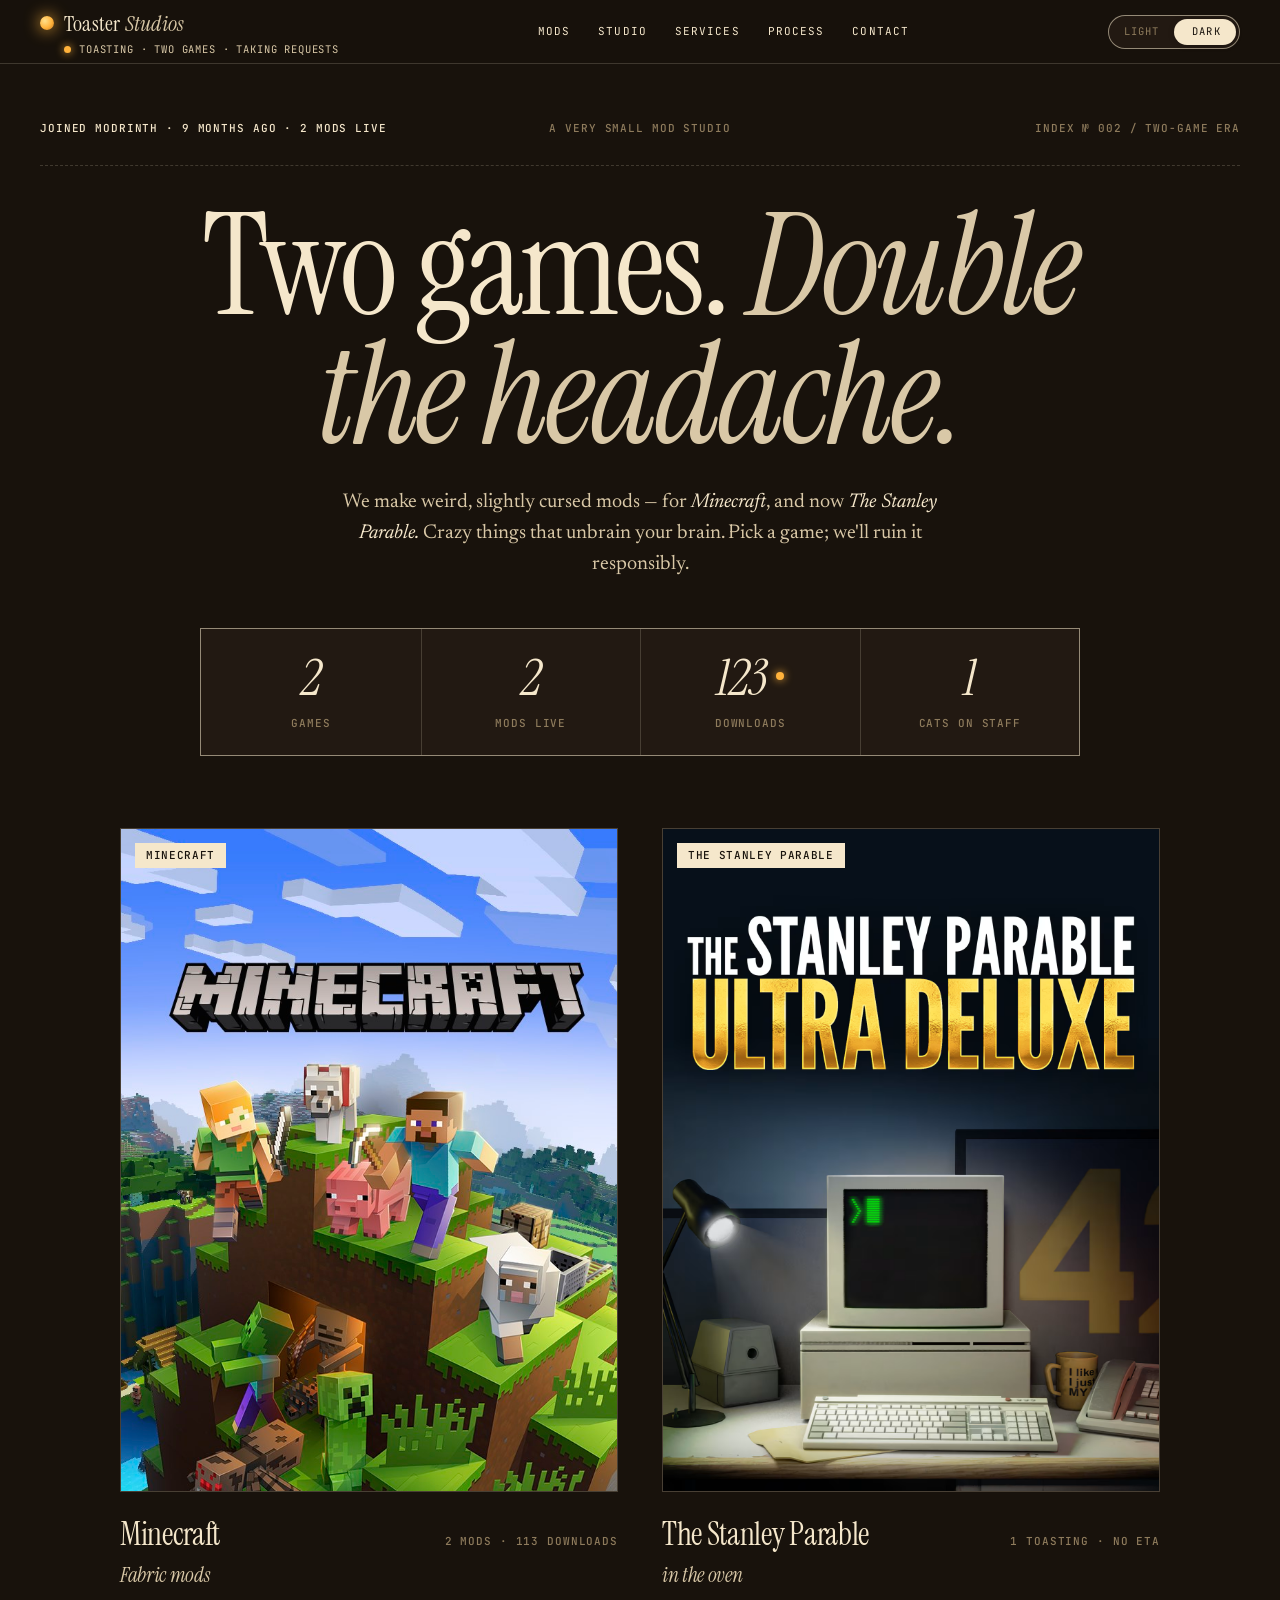
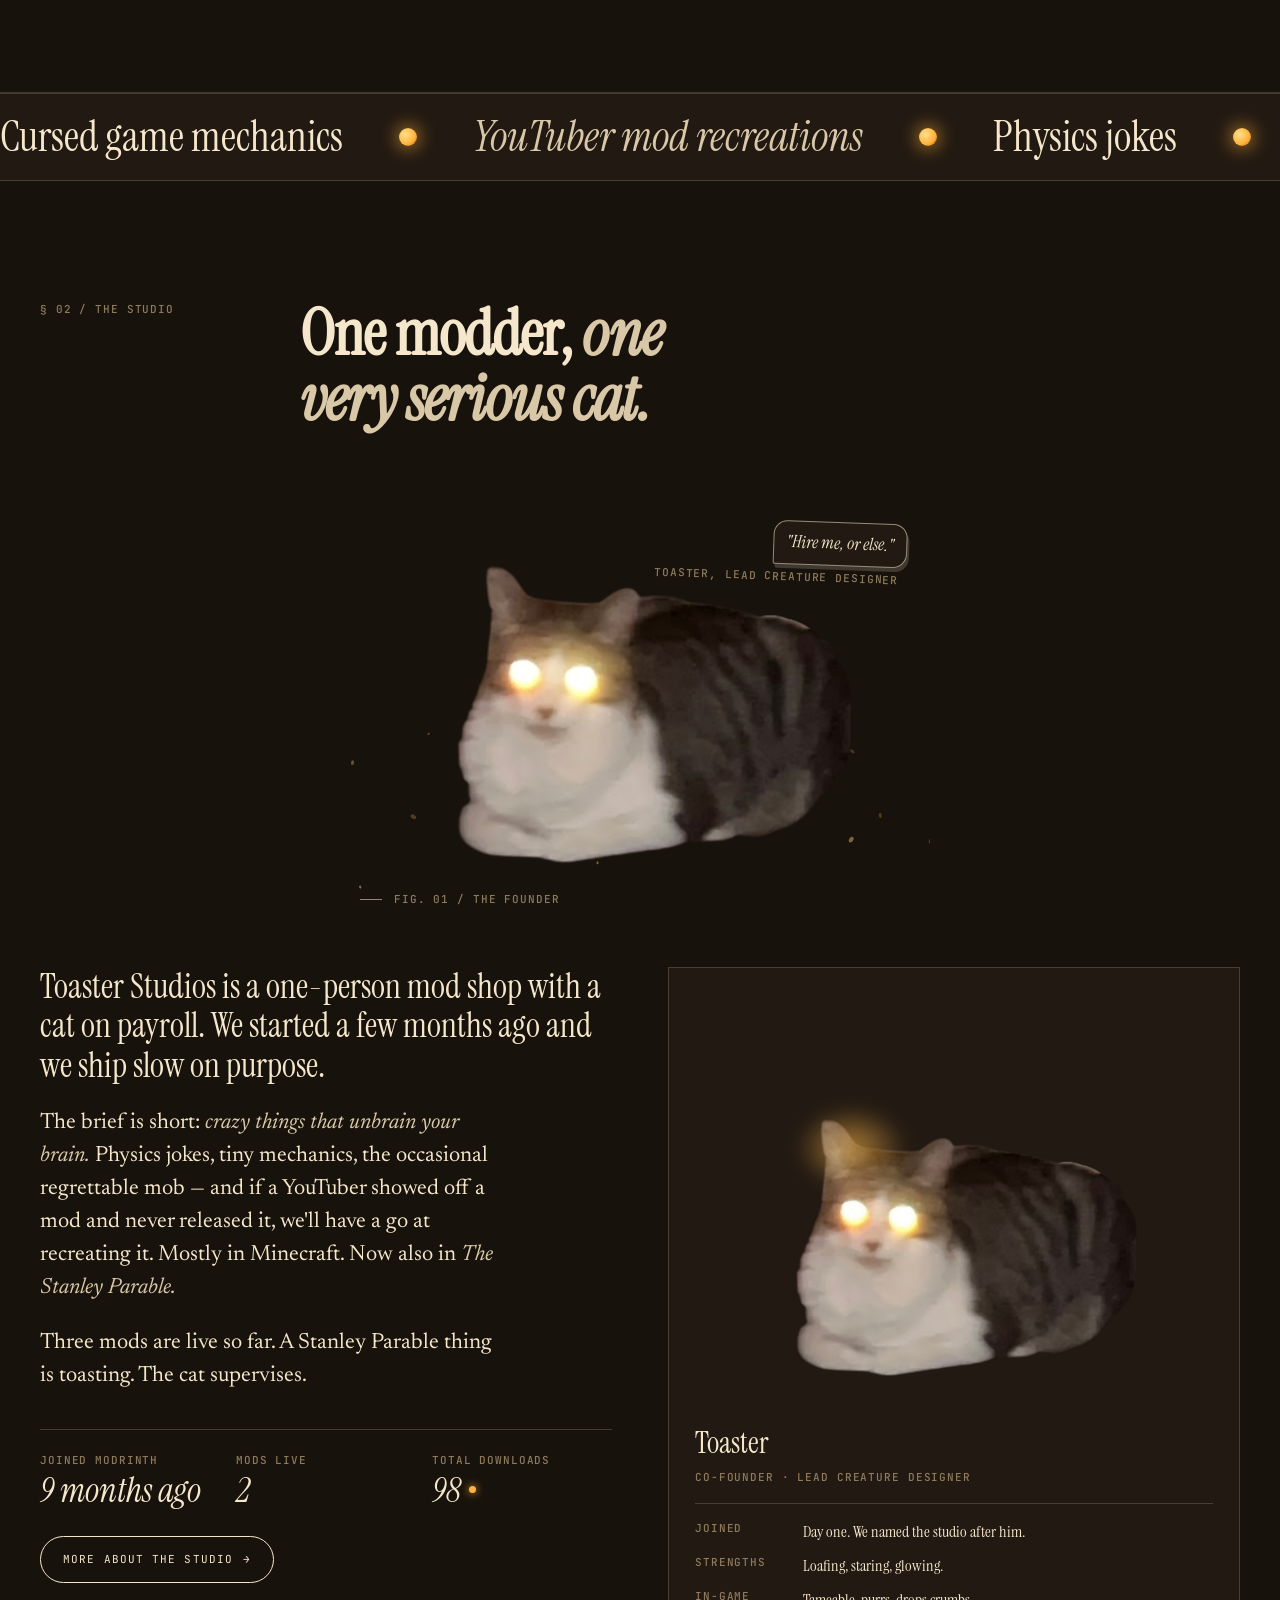
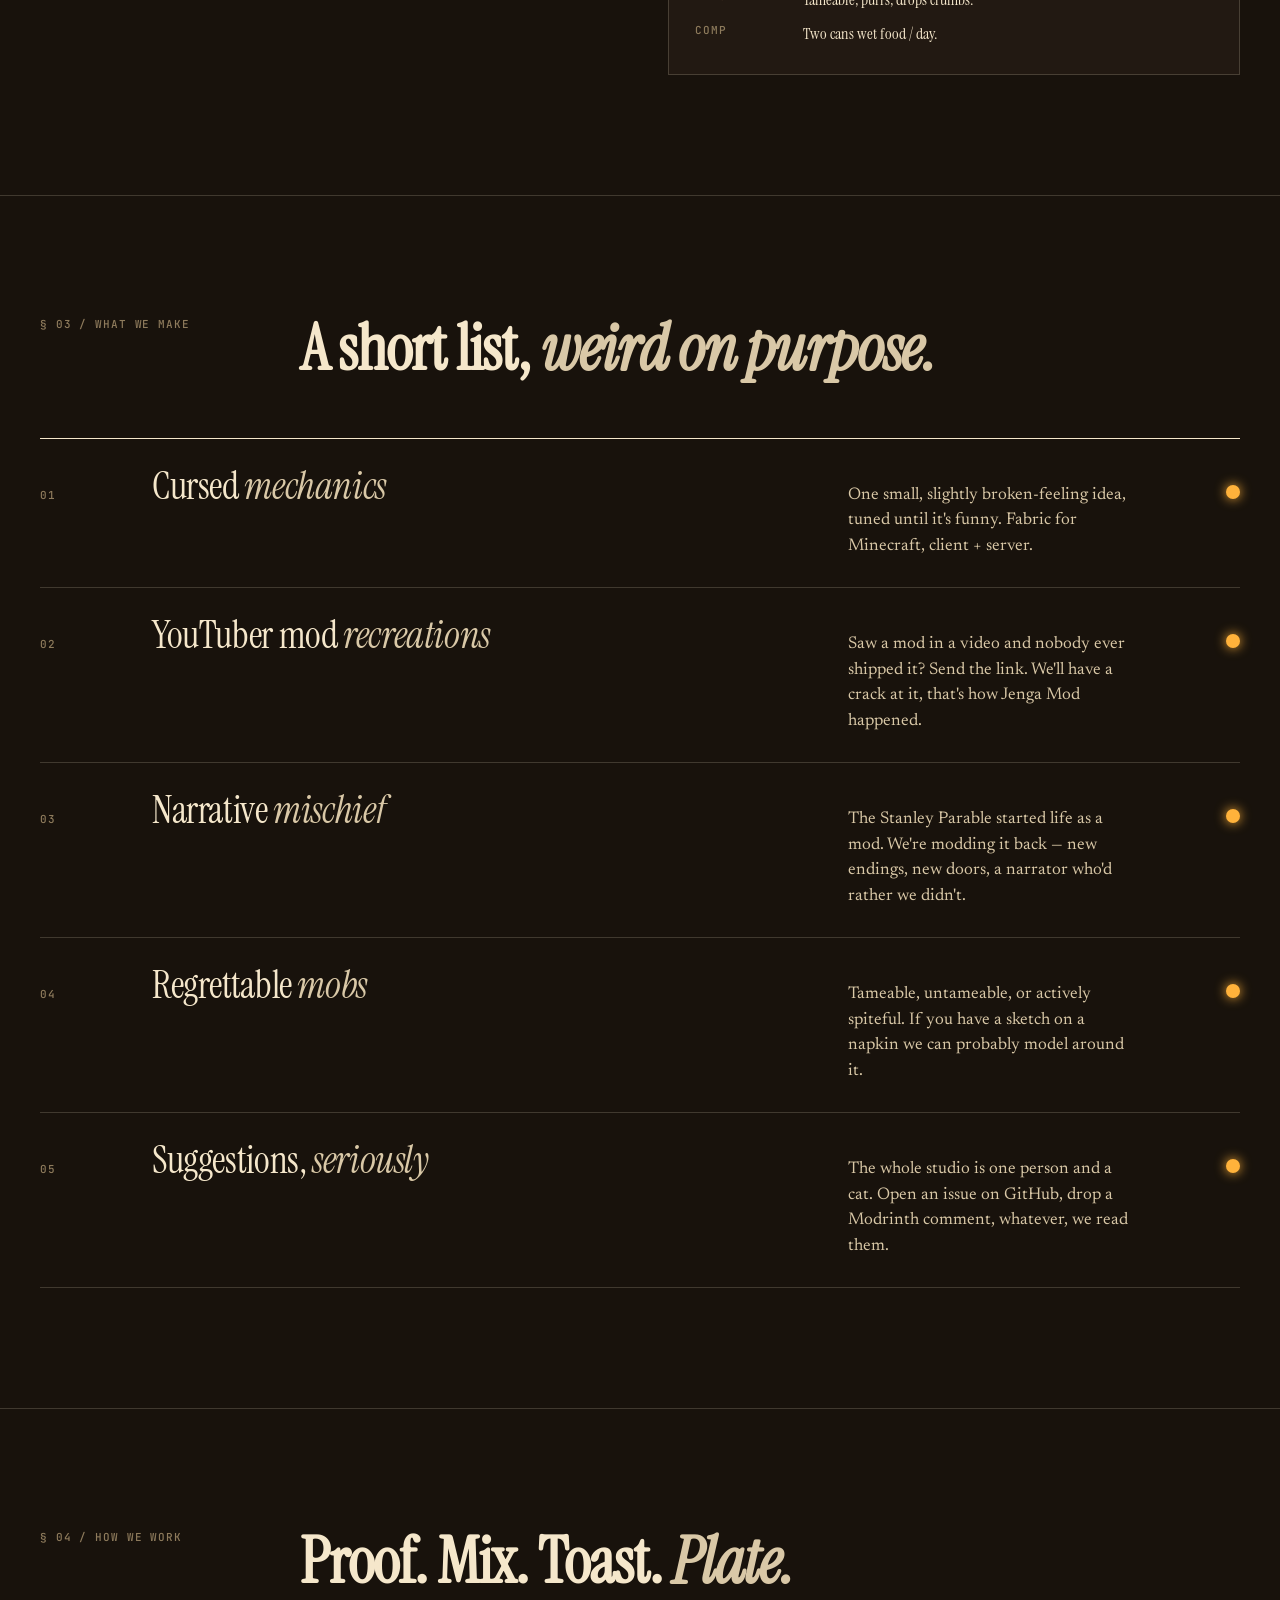
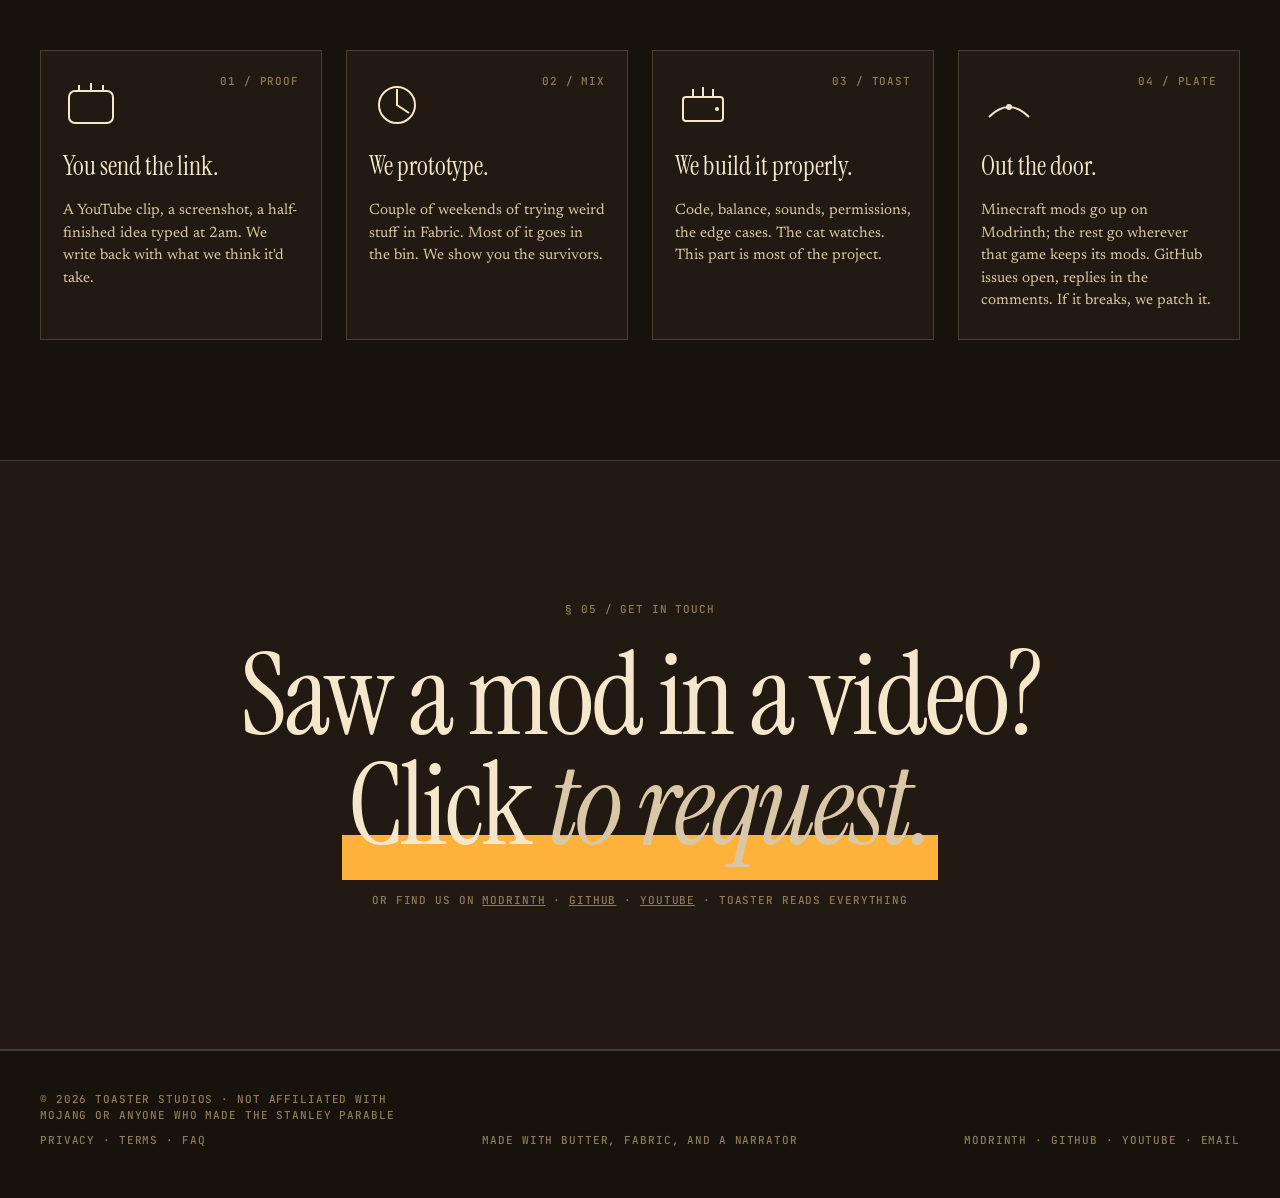
<file: index.html>
<!doctype html>
<html lang="en" data-palette="ember">
<head>
<meta charset="utf-8" />
<title>Toaster Studios / Weird mods for Minecraft and The Stanley Parable</title>
<meta name="description" content="A very small mod studio. Weird, slightly cursed mods for Minecraft (Fabric) and now The Stanley Parable — oddly specific YouTuber recreations and the occasional regrettable mob. Run by one modder and one very serious cat." />
<link rel="icon" type="image/x-icon" href="/assets/img/favicon.ico" />
<meta name="viewport" content="width=device-width,initial-scale=1" />
<!-- Google AdSense -->
<script async src="https://pagead2.googlesyndication.com/pagead/js/adsbygoogle.js?client=ca-pub-9911131262467249" crossorigin="anonymous"></script>
<link rel="preconnect" href="https://fonts.googleapis.com" />
<link rel="preconnect" href="https://fonts.gstatic.com" crossorigin />
<link rel="stylesheet" href="https://fonts.googleapis.com/css2?family=Instrument+Serif:ital@0;1&family=JetBrains+Mono:wght@400;500&family=Newsreader:ital,opsz,wght@0,6..72,400;0,6..72,500;1,6..72,400&display=swap" />
<!-- theme: DARK by default, respects a saved preference, applied before paint -->
<script>
  (function () {
    var d = document.documentElement;
    d.classList.add('js');
    try {
      var m = localStorage.getItem('ts-mode');
      d.setAttribute('data-palette', m === 'light' ? 'toast' : 'ember');
    } catch (e) { d.setAttribute('data-palette', 'ember'); }
  })();
</script>
<link rel="stylesheet" href="/assets/css/site.css?v=20260624c" />
</head>
<body data-page="home">

<!-- ============== GAME PICKER (choose your game) ============== -->
<header class="picker" id="games">
  <div class="wrap">

    <div class="hero-meta mono">
      <div class="left">Joined Modrinth · <span class="js-joined">a few months ago</span> · <span class="count js-modcount" data-count-to="2">2</span> mods live</div>
      <div class="center">a very small mod studio</div>
      <div class="right">Index № 002 / Two-game era</div>
    </div>

    <h1 class="display" data-reveal>Two games. <em>Double the headache.</em></h1>

    <p class="pick-sub" data-reveal>
      We make weird, slightly cursed mods — for <em>Minecraft</em>, and now
      <em>The Stanley Parable.</em> Crazy things that unbrain your brain.
      Pick a game; we'll ruin it responsibly.
    </p>

    <!-- stat bar (CurseForge-style, but with our real, live numbers) -->
    <div class="statbar" data-reveal aria-label="Studio at a glance">
      <div class="stat">
        <span class="num"><span class="count" data-count-to="2">0</span></span>
        <span class="lbl mono">Games</span>
      </div>
      <div class="stat">
        <span class="num"><span class="count js-modcount" data-count-to="2">0</span></span>
        <span class="lbl mono">Mods live</span>
      </div>
      <div class="stat">
        <span class="num"><span class="count live js-dl-total" id="downloadsCount" data-count-to="123">0</span><span class="live-dot" aria-hidden="true"></span></span>
        <span class="lbl mono">Downloads</span>
      </div>
      <div class="stat">
        <span class="num"><span class="count" data-count-to="1">0</span></span>
        <span class="lbl mono">Cats on staff</span>
      </div>
    </div>

    <!-- the two games -->
    <div class="game-grid">

      <a class="game-card" href="/mods/" data-reveal>
        <div class="frame">
          <div class="frame-art photo">
            <img src="/assets/img/minecraft-cover.jpg" alt="Minecraft" />
            <span class="badge mono">MINECRAFT</span>
          </div>
        </div>
        <div class="meta">
          <h3>Minecraft <span class="sub">Fabric mods</span></h3>
          <span class="mono tags"><span class="count js-modcount" data-count-to="2">0</span> mods · <span class="count live js-dl-total" data-count-to="123">0</span> downloads</span>
        </div>
      </a>

      <a class="game-card" href="/mods/stanley-parable/" data-reveal>
        <div class="frame">
          <div class="frame-art photo">
            <img src="/assets/img/stanley-cover.png" alt="The Stanley Parable: Ultra Deluxe" onerror="this.onerror=null;this.src='/assets/img/stanley55-menu.png';this.style.objectPosition='center';" />
            <span class="badge mono">THE STANLEY PARABLE</span>
          </div>
        </div>
        <div class="meta">
          <h3>The Stanley Parable <span class="sub">in the oven</span></h3>
          <span class="mono tags">1 toasting · no ETA</span>
        </div>
      </a>

    </div>
  </div>
</header>

<!-- ============== MARQUEE ============== -->
<div class="marquee" aria-hidden="true">
  <div class="marquee-track" id="marquee">
      <span>Cursed game mechanics</span><span class="star"></span>
      <span><em>YouTuber mod recreations</em></span><span class="star"></span>
      <span>Physics jokes</span><span class="star"></span>
      <span><em>The game that started as a mod</em></span><span class="star"></span>
      <span>Unbrained brains</span><span class="star"></span>
      <span><em>Two doors, one cat</em></span><span class="star"></span>
      <span>Tiny fabric mods</span><span class="star"></span>
      <span><em>An unreliable narrator</em></span><span class="star"></span>
      <span>Cat-supervised QA</span><span class="star"></span>
  </div>
</div>

<!-- ============== STUDIO ============== -->
<section id="studio">
  <div class="wrap">
    <div class="sec-head">
      <div class="mono index">§ 02 / The studio</div>
      <h2 class="sec-title">One modder, <em>one very serious cat.</em></h2>
    </div>

    <!-- the founder, glowing (moved down from the old hero) -->
    <div class="studio-cat toaster-stage" id="stage" data-reveal>
      <div class="crumbs" id="crumbs" aria-hidden="true"></div>
      <img class="photo" src="/assets/img/toaster.png" alt="Toaster, the studio's chonky founder, glowing eyes and all" />
      <div class="eyeglow" id="eyeglow"></div>
      <div class="floaty-tag">
        <span class="bubble">"Hire me, or else."</span>
        <span class="mono who">Toaster, lead creature designer</span>
      </div>
      <div class="nameplate mono">
        <span class="tick"></span>
        <span>Fig. 01 / the founder</span>
      </div>
    </div>

    <div class="about-grid">
      <div class="about-copy" data-reveal>
        <p>
          Toaster Studios is a one-person mod shop with a cat on payroll.
          We started a few months ago and we ship slow on purpose.
        </p>
        <p>
          The brief is short: <em>crazy things that unbrain your brain.</em>
          Physics jokes, tiny mechanics, the occasional regrettable mob — and if
          a YouTuber showed off a mod and never released it, we'll have a go at
          recreating it. Mostly in Minecraft. Now also in <em>The Stanley Parable.</em>
        </p>
        <p>
          Three mods are live so far. A Stanley Parable thing is toasting. The cat
          supervises.
        </p>
        <dl class="studio-stats mono">
          <div><dt>Joined Modrinth</dt><dd><span class="js-joined">a few mo ago</span></dd></div>
          <div><dt>Mods live</dt><dd><span class="count js-modcount" data-count-to="2">0</span></dd></div>
          <div><dt>Total downloads</dt><dd><span class="count live js-dl-total" data-count-to="123">0</span><span class="live-dot" aria-hidden="true"></span></dd></div>
        </dl>
        <div class="cta-row">
          <a class="btn ghost" href="/studio/">More about the studio <span class="arrow">→</span></a>
        </div>
      </div>

      <div class="founder-card" data-reveal>
        <div class="top">
          <img src="/assets/img/toaster.png" alt="Toaster the cat" />
          <div class="eyeglow-mini"></div>
        </div>
        <div class="body">
          <h4>Toaster</h4>
          <div class="role mono">Co-founder · Lead creature designer</div>
          <dl class="mono">
            <dt>Joined</dt><dd class="serif">Day one. We named the studio after him.</dd>
            <dt>Strengths</dt><dd class="serif">Loafing, staring, glowing.</dd>
            <dt>In-game</dt><dd class="serif">Tameable, purrs, drops crumbs.</dd>
            <dt>Comp</dt><dd class="serif">Two cans wet food / day.</dd>
          </dl>
        </div>
      </div>
    </div>
  </div>
</section>

<!-- ============== SERVICES ============== -->
<section id="services">
  <div class="wrap">
    <div class="sec-head">
      <div class="mono index">§ 03 / What we make</div>
      <h2 class="sec-title">A short list, <em>weird on purpose.</em></h2>
    </div>

    <div class="services">
      <div class="service">
        <div class="mono num">01</div>
        <h3>Cursed <em>mechanics</em></h3>
        <p>One small, slightly broken-feeling idea, tuned until it's funny. Fabric for Minecraft, client + server.</p>
        <div class="star"></div>
      </div>
      <div class="service">
        <div class="mono num">02</div>
        <h3>YouTuber mod <em>recreations</em></h3>
        <p>Saw a mod in a video and nobody ever shipped it? Send the link. We'll have a crack at it, that's how Jenga Mod happened.</p>
        <div class="star"></div>
      </div>
      <div class="service">
        <div class="mono num">03</div>
        <h3>Narrative <em>mischief</em></h3>
        <p>The Stanley Parable started life as a mod. We're modding it back — new endings, new doors, a narrator who'd rather we didn't.</p>
        <div class="star"></div>
      </div>
      <div class="service">
        <div class="mono num">04</div>
        <h3>Regrettable <em>mobs</em></h3>
        <p>Tameable, untameable, or actively spiteful. If you have a sketch on a napkin we can probably model around it.</p>
        <div class="star"></div>
      </div>
      <div class="service">
        <div class="mono num">05</div>
        <h3>Suggestions, <em>seriously</em></h3>
        <p>The whole studio is one person and a cat. Open an issue on GitHub, drop a Modrinth comment, whatever, we read them.</p>
        <div class="star"></div>
      </div>
    </div>
  </div>
</section>

<!-- ============== PROCESS ============== -->
<section id="process">
  <div class="wrap">
    <div class="sec-head">
      <div class="mono index">§ 04 / How we work</div>
      <h2 class="sec-title">Proof. Mix. Toast. <em>Plate.</em></h2>
    </div>

    <div class="process-grid">
      <div class="step" data-reveal>
        <div class="toast-icon" aria-hidden="true">
          <svg viewBox="0 0 56 56" width="56" height="56"><rect x="6" y="14" width="44" height="32" rx="6" fill="none" stroke="currentColor" stroke-width="2"/><path d="M16 14 V8 M28 14 V6 M40 14 V8" stroke="currentColor" stroke-width="2" fill="none"/></svg>
        </div>
        <div class="mono step-num">01 / Proof</div>
        <h4>You send the link.</h4>
        <p>A YouTube clip, a screenshot, a half-finished idea typed at 2am. We write back with what we think it'd take.</p>
      </div>
      <div class="step" data-reveal>
        <div class="toast-icon" aria-hidden="true">
          <svg viewBox="0 0 56 56" width="56" height="56"><circle cx="28" cy="28" r="18" fill="none" stroke="currentColor" stroke-width="2"/><path d="M28 12 V28 L40 36" stroke="currentColor" stroke-width="2" fill="none"/></svg>
        </div>
        <div class="mono step-num">02 / Mix</div>
        <h4>We prototype.</h4>
        <p>Couple of weekends of trying weird stuff in Fabric. Most of it goes in the bin. We show you the survivors.</p>
      </div>
      <div class="step" data-reveal>
        <div class="toast-icon" aria-hidden="true">
          <svg viewBox="0 0 56 56" width="56" height="56"><rect x="8" y="20" width="40" height="24" rx="3" fill="none" stroke="currentColor" stroke-width="2"/><path d="M18 20 V12 M28 20 V10 M38 20 V12" stroke="currentColor" stroke-width="2" fill="none"/><circle cx="42" cy="32" r="2" fill="currentColor"/></svg>
        </div>
        <div class="mono step-num">03 / Toast</div>
        <h4>We build it properly.</h4>
        <p>Code, balance, sounds, permissions, the edge cases. The cat watches. This part is most of the project.</p>
      </div>
      <div class="step" data-reveal>
        <div class="toast-icon" aria-hidden="true">
          <svg viewBox="0 0 56 56" width="56" height="56"><path d="M8 40 Q28 20 48 40" fill="none" stroke="currentColor" stroke-width="2"/><circle cx="28" cy="30" r="3" fill="currentColor"/></svg>
        </div>
        <div class="mono step-num">04 / Plate</div>
        <h4>Out the door.</h4>
        <p>Minecraft mods go up on Modrinth; the rest go wherever that game keeps its mods. GitHub issues open, replies in the comments. If it breaks, we patch it.</p>
      </div>
    </div>
  </div>
</section>

<!-- ============== CONTACT ============== -->
<section class="contact" id="contact">
  <div class="wrap">
    <div class="mono" style="color: var(--mute)">§ 05 / Get in touch</div>
    <p class="big">
      Saw a mod in a video?<br>
      <a href="mailto:toasterstudiosmods+requests@gmail.com?subject=Mod%20recreation%20request&body=Drop%20the%20YouTube%20link%20(or%20a%20description)%20below%3A%0A%0A">Click <em>to request.</em></a>
    </p>
    <div class="mono" style="color: var(--mute)">
      Or find us on <a href="https://modrinth.com/user/ToasterStudios" target="_blank" rel="noopener" style="color: inherit; text-decoration: underline">Modrinth</a> · <a href="https://github.com/ToasterStudiosMods" target="_blank" rel="noopener" style="color: inherit; text-decoration: underline">GitHub</a> · <a href="https://www.youtube.com/@ToasterStudiosMods" target="_blank" rel="noopener" style="color: inherit; text-decoration: underline">YouTube</a> · Toaster reads everything
    </div>
  </div>
</section>

<!-- shared nav + footer + behaviors + Tawk.to chat -->
<script src="/assets/js/site.js?v=20260624c"></script>

</body>
</html>
</file>
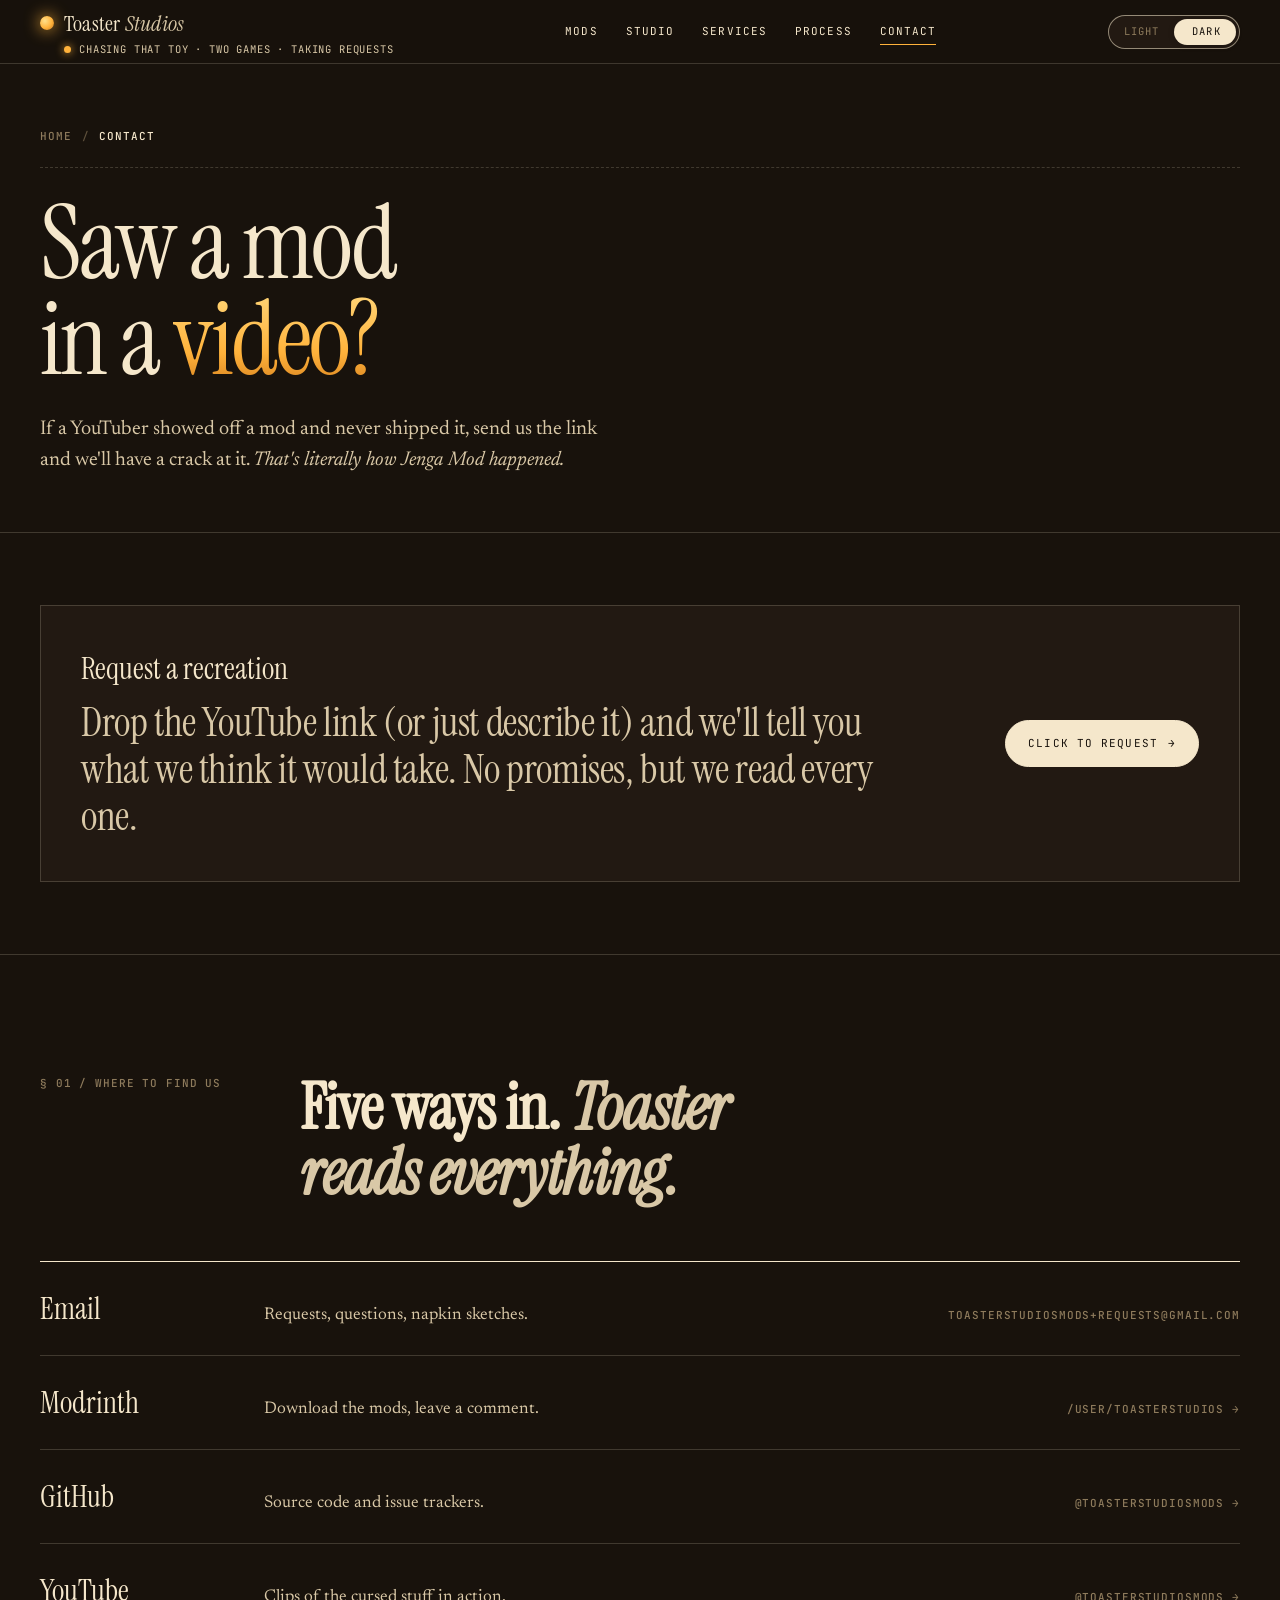
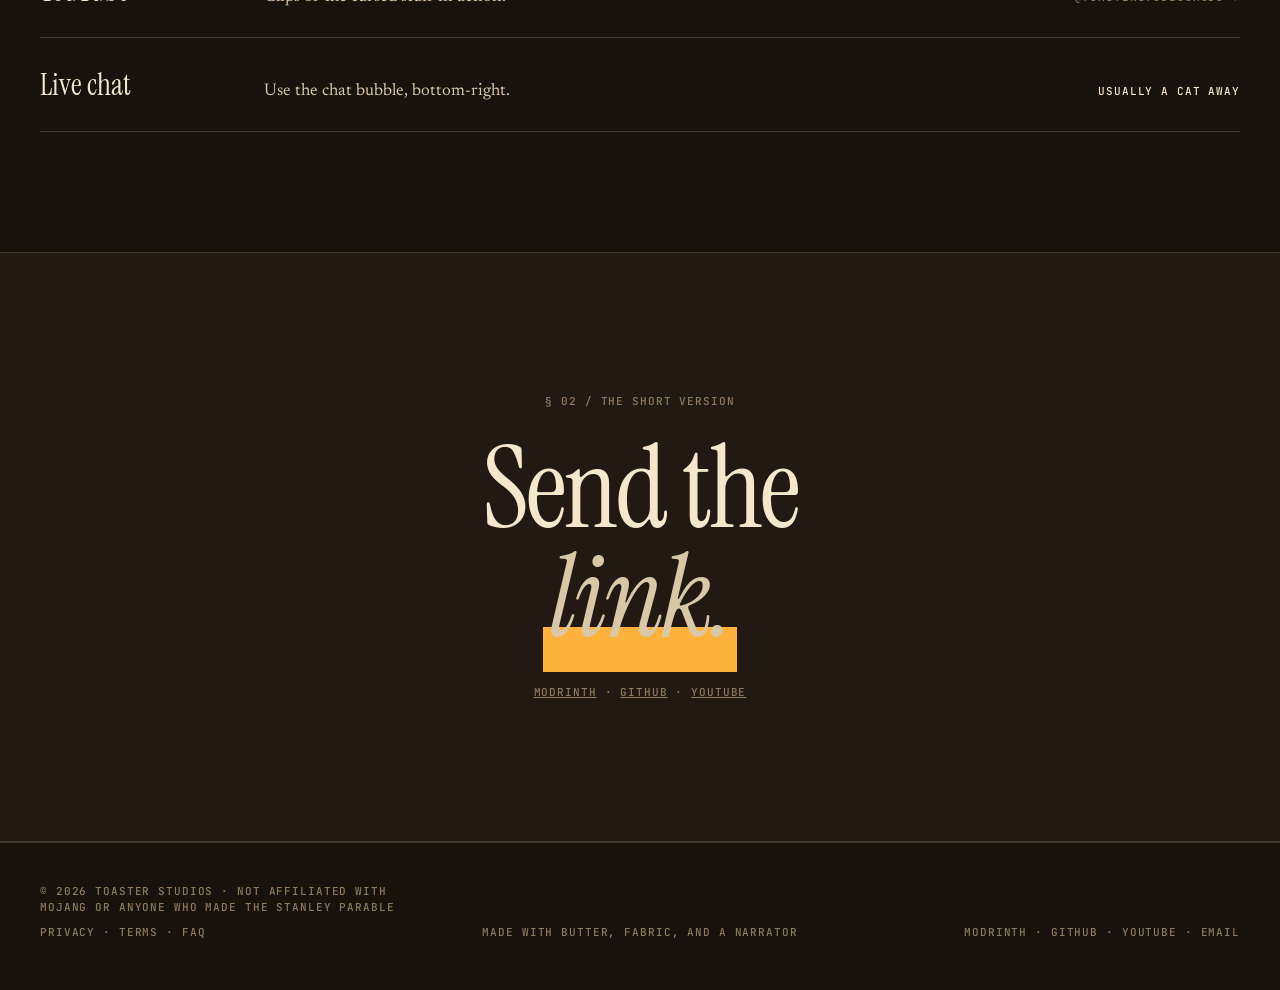
<file: contact/index.html>
<!doctype html>
<html lang="en" data-palette="ember">
<head>
<meta charset="utf-8" />
<title>Contact / Toaster Studios</title>
<meta name="description" content="Saw a mod in a video and nobody shipped it? Send Toaster Studios the link. Reach us by email, Modrinth, GitHub, YouTube, or the live chat. Toaster reads everything." />
<link rel="icon" type="image/x-icon" href="/assets/img/favicon.ico" />
<meta name="viewport" content="width=device-width,initial-scale=1" />
<!-- Google AdSense -->
<script async src="https://pagead2.googlesyndication.com/pagead/js/adsbygoogle.js?client=ca-pub-9911131262467249" crossorigin="anonymous"></script>
<link rel="preconnect" href="https://fonts.googleapis.com" />
<link rel="preconnect" href="https://fonts.gstatic.com" crossorigin />
<link rel="stylesheet" href="https://fonts.googleapis.com/css2?family=Instrument+Serif:ital@0;1&family=JetBrains+Mono:wght@400;500&family=Newsreader:ital,opsz,wght@0,6..72,400;0,6..72,500;1,6..72,400&display=swap" />
<script>
  (function () {
    var d = document.documentElement;
    d.classList.add('js');
    try {
      var m = localStorage.getItem('ts-mode');
      d.setAttribute('data-palette', m === 'light' ? 'toast' : 'ember');
    } catch (e) { d.setAttribute('data-palette', 'ember'); }
  })();
</script>
<link rel="stylesheet" href="/assets/css/site.css?v=20260624c" />
</head>
<body data-page="contact">

<!-- ============== PAGE HERO ============== -->
<header class="page-hero">
  <div class="wrap">
    <div class="breadcrumb mono">
      <a href="/">Home</a><span class="sep">/</span><span class="here">Contact</span>
    </div>
    <h1 class="page-title">Saw a mod<br>in a <span class="gold">video?</span></h1>
    <p class="page-sub">
      If a YouTuber showed off a mod and never shipped it, send us the link
      and we'll have a crack at it. <em>That's literally how Jenga Mod happened.</em>
    </p>
  </div>
</header>

<!-- ============== REQUEST ============== -->
<section class="intro">
  <div class="wrap">
    <div class="request" data-reveal>
      <div>
        <h3>Request a recreation</h3>
        <p>
          Drop the YouTube link (or just describe it) and we'll tell you what
          we think it would take. No promises, but we read every one.
        </p>
      </div>
      <div class="cta-row" style="margin:0">
        <a class="btn primary" href="mailto:toasterstudiosmods+requests@gmail.com?subject=Mod%20recreation%20request&body=Drop%20the%20YouTube%20link%20(or%20a%20description)%20below%3A%0A%0A">Click to request <span class="arrow">→</span></a>
      </div>
    </div>
  </div>
</section>

<!-- ============== CHANNELS ============== -->
<section>
  <div class="wrap">
    <div class="sec-head">
      <div class="mono index">§ 01 / Where to find us</div>
      <h2 class="sec-title">Five ways in. <em>Toaster reads everything.</em></h2>
    </div>

    <ul class="channels">
      <li>
        <span class="ch-name">Email</span>
        <span class="ch-desc">Requests, questions, napkin sketches.</span>
        <a class="ch-link mono" href="mailto:toasterstudiosmods+requests@gmail.com">toasterstudiosmods+requests@gmail.com</a>
      </li>
      <li>
        <span class="ch-name">Modrinth</span>
        <span class="ch-desc">Download the mods, leave a comment.</span>
        <a class="ch-link mono" href="https://modrinth.com/user/ToasterStudios" target="_blank" rel="noopener">/user/ToasterStudios →</a>
      </li>
      <li>
        <span class="ch-name">GitHub</span>
        <span class="ch-desc">Source code and issue trackers.</span>
        <a class="ch-link mono" href="https://github.com/ToasterStudiosMods" target="_blank" rel="noopener">@ToasterStudiosMods →</a>
      </li>
      <li>
        <span class="ch-name">YouTube</span>
        <span class="ch-desc">Clips of the cursed stuff in action.</span>
        <a class="ch-link mono" href="https://www.youtube.com/@ToasterStudiosMods" target="_blank" rel="noopener">@ToasterStudiosMods →</a>
      </li>
      <li>
        <span class="ch-name">Live chat</span>
        <span class="ch-desc">Use the chat bubble, bottom-right.</span>
        <span class="ch-link mono">Usually a cat away</span>
      </li>
    </ul>
  </div>
</section>

<!-- ============== BIG CTA ============== -->
<section class="contact">
  <div class="wrap">
    <div class="mono" style="color: var(--mute)">§ 02 / The short version</div>
    <p class="big">
      Send the<br>
      <a href="mailto:toasterstudiosmods+requests@gmail.com?subject=Mod%20recreation%20request&body=Drop%20the%20YouTube%20link%20(or%20a%20description)%20below%3A%0A%0A"><em>link.</em></a>
    </p>
    <div class="mono" style="color: var(--mute)">
      <a href="https://modrinth.com/user/ToasterStudios" target="_blank" rel="noopener" style="color: inherit; text-decoration: underline">Modrinth</a> · <a href="https://github.com/ToasterStudiosMods" target="_blank" rel="noopener" style="color: inherit; text-decoration: underline">GitHub</a> · <a href="https://www.youtube.com/@ToasterStudiosMods" target="_blank" rel="noopener" style="color: inherit; text-decoration: underline">YouTube</a>
    </div>
  </div>
</section>

<script src="/assets/js/site.js?v=20260624c"></script>
</body>
</html>
</file>
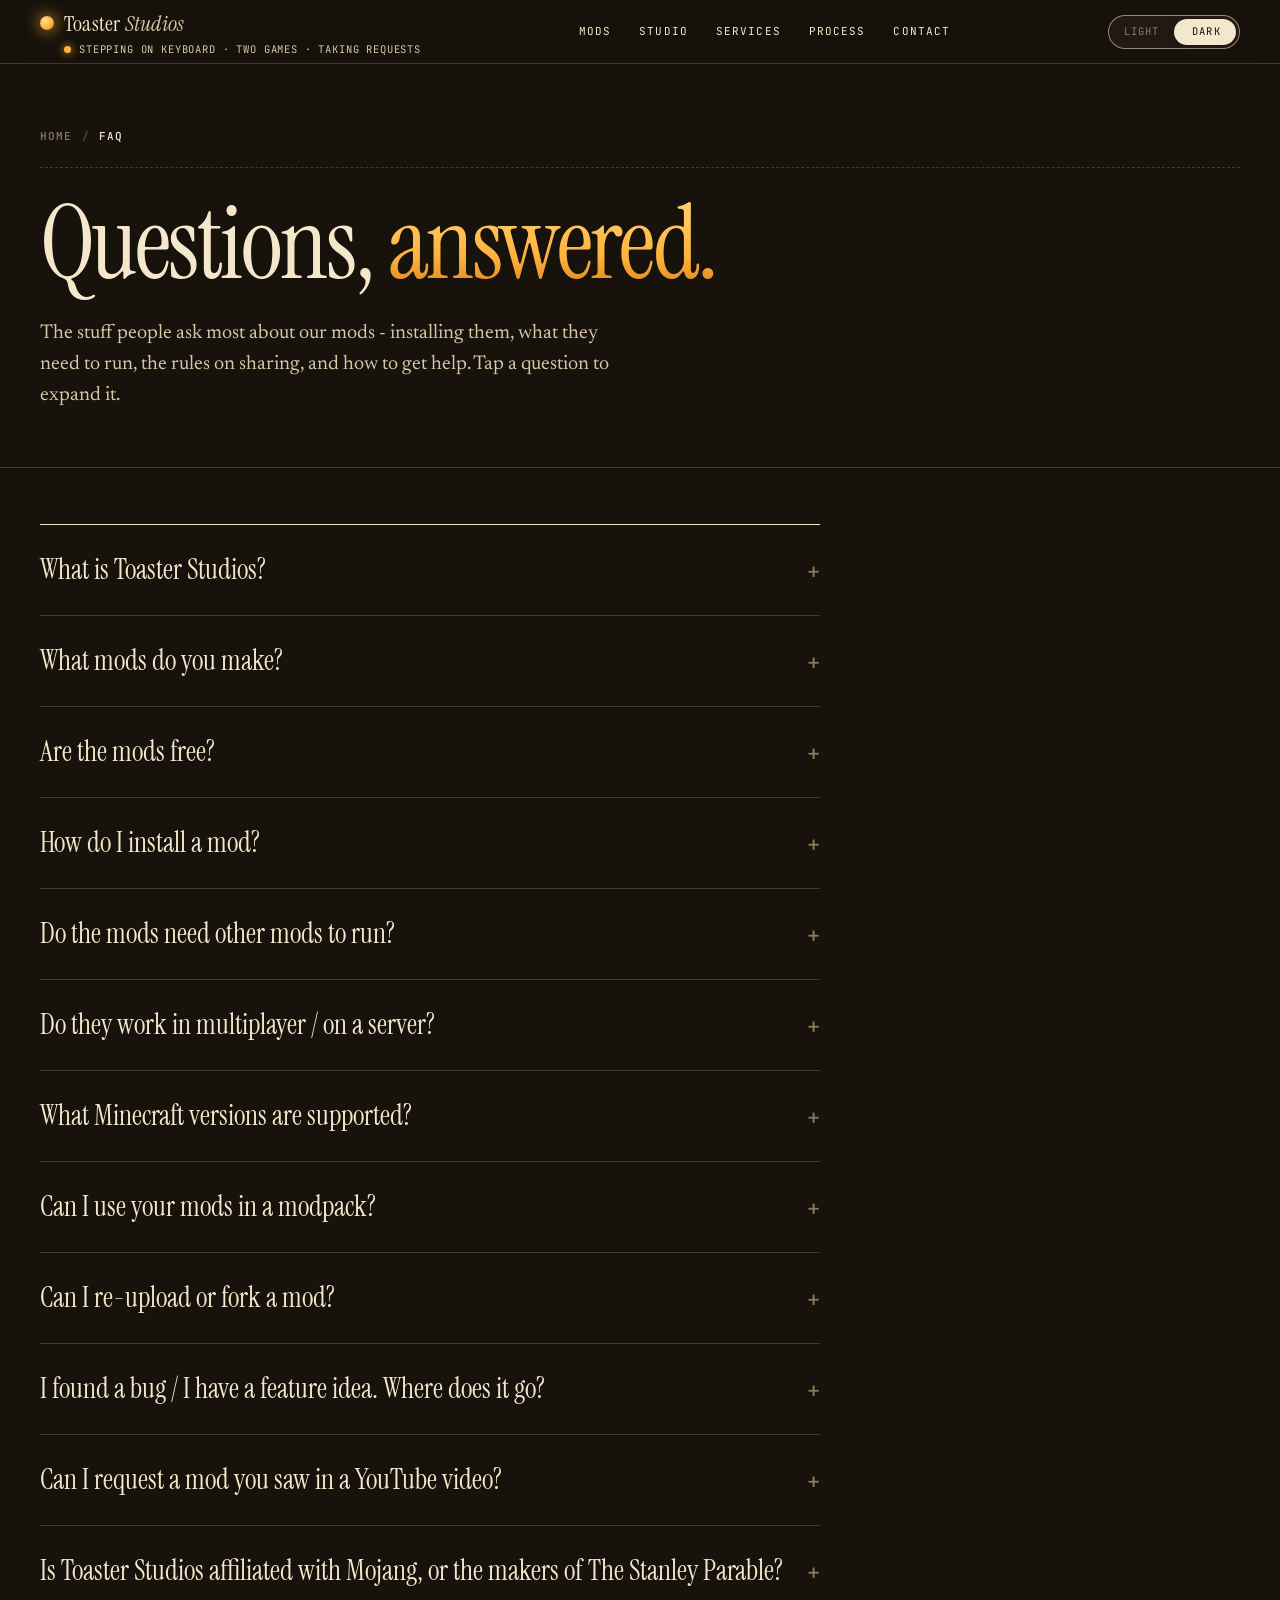
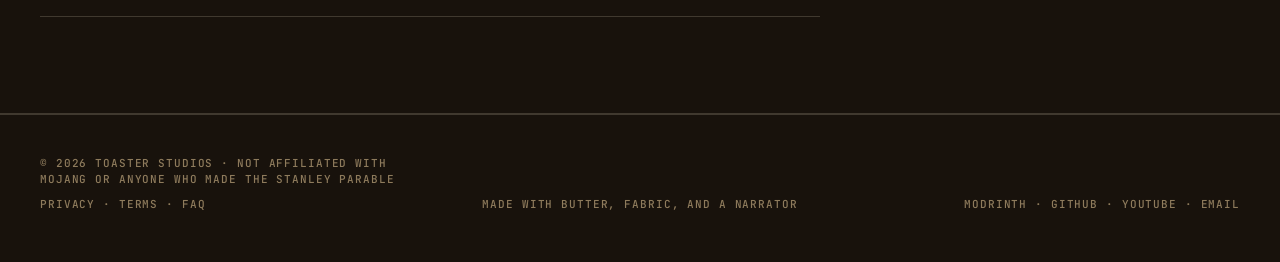
<file: faq/index.html>
<!doctype html>
<html lang="en" data-palette="ember">
<head>
<meta charset="utf-8" />
<title>FAQ / Toaster Studios</title>
<meta name="description" content="Frequently asked questions about Toaster Studios mods - how to install them, dependencies, modpack and redistribution rules, multiplayer support, bug reports, and requesting recreations." />
<link rel="icon" type="image/x-icon" href="/assets/img/favicon.ico" />
<meta name="viewport" content="width=device-width,initial-scale=1" />
<!-- Google AdSense -->
<script async src="https://pagead2.googlesyndication.com/pagead/js/adsbygoogle.js?client=ca-pub-9911131262467249" crossorigin="anonymous"></script>
<link rel="preconnect" href="https://fonts.googleapis.com" />
<link rel="preconnect" href="https://fonts.gstatic.com" crossorigin />
<link rel="stylesheet" href="https://fonts.googleapis.com/css2?family=Instrument+Serif:ital@0;1&family=JetBrains+Mono:wght@400;500&family=Newsreader:ital,opsz,wght@0,6..72,400;0,6..72,500;1,6..72,400&display=swap" />
<script>
  (function () {
    var d = document.documentElement;
    d.classList.add('js');
    try {
      var m = localStorage.getItem('ts-mode');
      d.setAttribute('data-palette', m === 'light' ? 'toast' : 'ember');
    } catch (e) { d.setAttribute('data-palette', 'ember'); }
  })();
</script>
<link rel="stylesheet" href="/assets/css/site.css?v=20260624c" />
</head>
<body data-page="">

<header class="page-hero">
  <div class="wrap">
    <div class="breadcrumb mono">
      <a href="/">Home</a><span class="sep">/</span><span class="here">FAQ</span>
    </div>
    <h1 class="page-title">Questions, <span class="gold">answered.</span></h1>
    <p class="page-sub">
      The stuff people ask most about our mods - installing them, what they need
      to run, the rules on sharing, and how to get help. Tap a question to expand it.
    </p>
  </div>
</header>

<section class="faq">
  <div class="wrap">
    <div class="faq-list">

      <details>
        <summary>What is Toaster Studios?</summary>
        <div class="answer">
          <p>
            Toaster Studios is a one-person mod studio (plus a cat named
            Toaster) based in New Jersey. We make small, slightly cursed mods -
            mostly for Minecraft (Fabric), and now for The Stanley Parable too -
            physics jokes, oddly specific mechanics, and recreations of mods people
            have shown off in videos but never actually released.
          </p>
        </div>
      </details>

      <details>
        <summary>What mods do you make?</summary>
        <div class="answer">
          <p>Two are live right now:</p>
          <ul>
            <li><a href="/mods/jengamod/">Jenga Mod</a> - real physics Jenga built on the Sable engine.</li>
            <li><a href="/mods/offgridblocks/">Off da grid blocks</a> - place fully working blocks at any angle, off the grid.</li>
          </ul>
          <p>You can see everything on the <a href="/mods/">Mods page</a>, and more are in the oven.</p>
        </div>
      </details>

      <details>
        <summary>Are the mods free?</summary>
        <div class="answer">
          <p>
            Yes. Every mod is free to download from our
            <a href="https://modrinth.com/user/ToasterStudios" target="_blank" rel="noopener">Modrinth page</a>.
            Please only download from official sources so you get a clean, up-to-date file.
          </p>
        </div>
      </details>

      <details>
        <summary>How do I install a mod?</summary>
        <div class="answer">
          <p>Our mods run on the <strong>Fabric</strong> mod loader. The short version:</p>
          <ul>
            <li>Install <a href="https://fabricmc.net/" target="_blank" rel="noopener">Fabric Loader</a> for Minecraft 1.21.1.</li>
            <li>Put <a href="https://modrinth.com/mod/fabric-api" target="_blank" rel="noopener">Fabric API</a> in your <code>mods</code> folder.</li>
            <li>Add the mod's <code>.jar</code> (and any dependencies it lists) to the same <code>mods</code> folder.</li>
            <li>Launch the game with the Fabric profile.</li>
          </ul>
          <p>A launcher like the Modrinth app or Prism Launcher handles most of this for you.</p>
        </div>
      </details>

      <details>
        <summary>Do the mods need other mods to run?</summary>
        <div class="answer">
          <p>
            All of them need <strong>Fabric API</strong>. Some need more - for example,
            <a href="/mods/jengamod/">Jenga Mod</a> requires the
            <a href="https://modrinth.com/mod/sable" target="_blank" rel="noopener">Sable</a>
            physics engine, since that's what makes the pieces actually move. Each mod's
            page and Modrinth listing spells out exactly what it needs.
          </p>
        </div>
      </details>

      <details>
        <summary>Do they work in multiplayer / on a server?</summary>
        <div class="answer">
          <p>
            Generally yes, but they need to be installed on <strong>both the client and
            the server</strong>, on the same Minecraft version. These mods change how the
            game behaves, so a vanilla client can't join a server running them and expect
            it to work. Check each mod's page for its specifics.
          </p>
        </div>
      </details>

      <details>
        <summary>What Minecraft versions are supported?</summary>
        <div class="answer">
          <p>
            Right now everything targets <strong>Minecraft 1.21.1 (Java Edition)</strong>
            on Fabric. If we add support for other versions, it'll be listed on the mod's
            Modrinth page.
          </p>
        </div>
      </details>

      <details>
        <summary>Can I use your mods in a modpack?</summary>
        <div class="answer">
          <p>
            Yes - modpack inclusion is allowed under our license (TSMLv1), with credit,
            whether you bundle the file or list it as a dependency from an official source.
            No need to ask first. See the full
            <a href="/terms/">terms</a> and the license that ships with each mod.
          </p>
        </div>
      </details>

      <details>
        <summary>Can I re-upload or fork a mod?</summary>
        <div class="answer">
          <p>
            You can publicly fork the source for personal tinkering or to contribute back.
            What you <strong>can't</strong> do without permission is re-upload the mod
            (source or a compiled build) to Modrinth, CurseForge, or anywhere else. If you
            want to do something the license doesn't cover, email us and ask - we read them.
            Details are in the <a href="/terms/">Terms of Use</a>.
          </p>
        </div>
      </details>

      <details>
        <summary>I found a bug / I have a feature idea. Where does it go?</summary>
        <div class="answer">
          <p>
            Open an issue on the mod's GitHub repo - for example
            <a href="https://github.com/ToasterStudiosMods/Jenga-Mod/issues" target="_blank" rel="noopener">Jenga Mod issues</a>.
            Include your Minecraft and loader versions, the other mods you're running, and
            what you did vs. what happened. A crash log (pasted to
            <a href="https://mclo.gs/" target="_blank" rel="noopener">mclo.gs</a>) helps a lot.
          </p>
        </div>
      </details>

      <details>
        <summary>Can I request a mod you saw in a YouTube video?</summary>
        <div class="answer">
          <p>
            That's literally how Jenga Mod happened. Head to the
            <a href="/contact/">contact page</a> and send the link (or a description). No
            promises, but we read every request.
          </p>
        </div>
      </details>

      <details>
        <summary>Is Toaster Studios affiliated with Mojang, or the makers of The Stanley Parable?</summary>
        <div class="answer">
          <p>
            No. We're an independent fan project and are not affiliated with, endorsed by,
            or sponsored by Mojang Studios or Microsoft, nor by Galactic Cafe or Crows
            Crows Crows. Minecraft and The Stanley Parable are their respective owners'
            property; we just make mods for them.
          </p>
        </div>
      </details>

    </div>
  </div>
</section>

<script src="/assets/js/site.js?v=20260624c"></script>
</body>
</html>
</file>
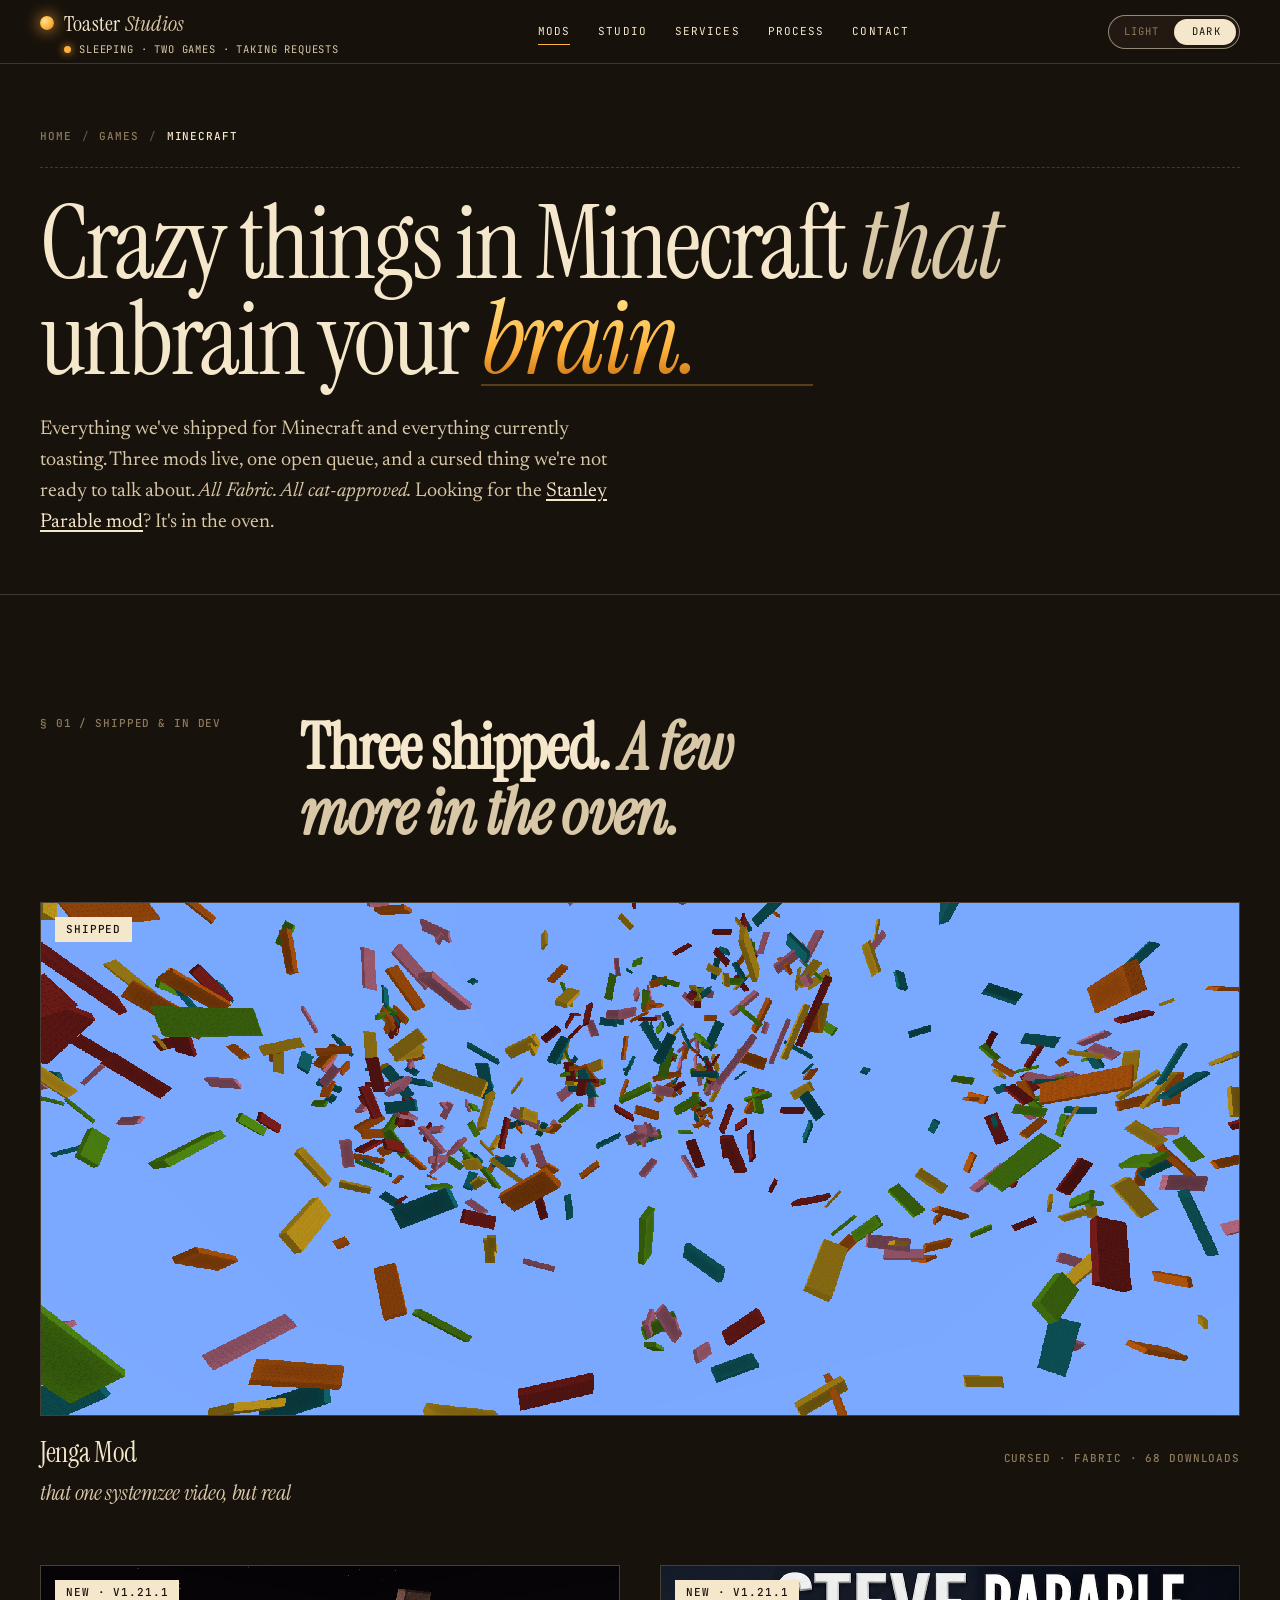
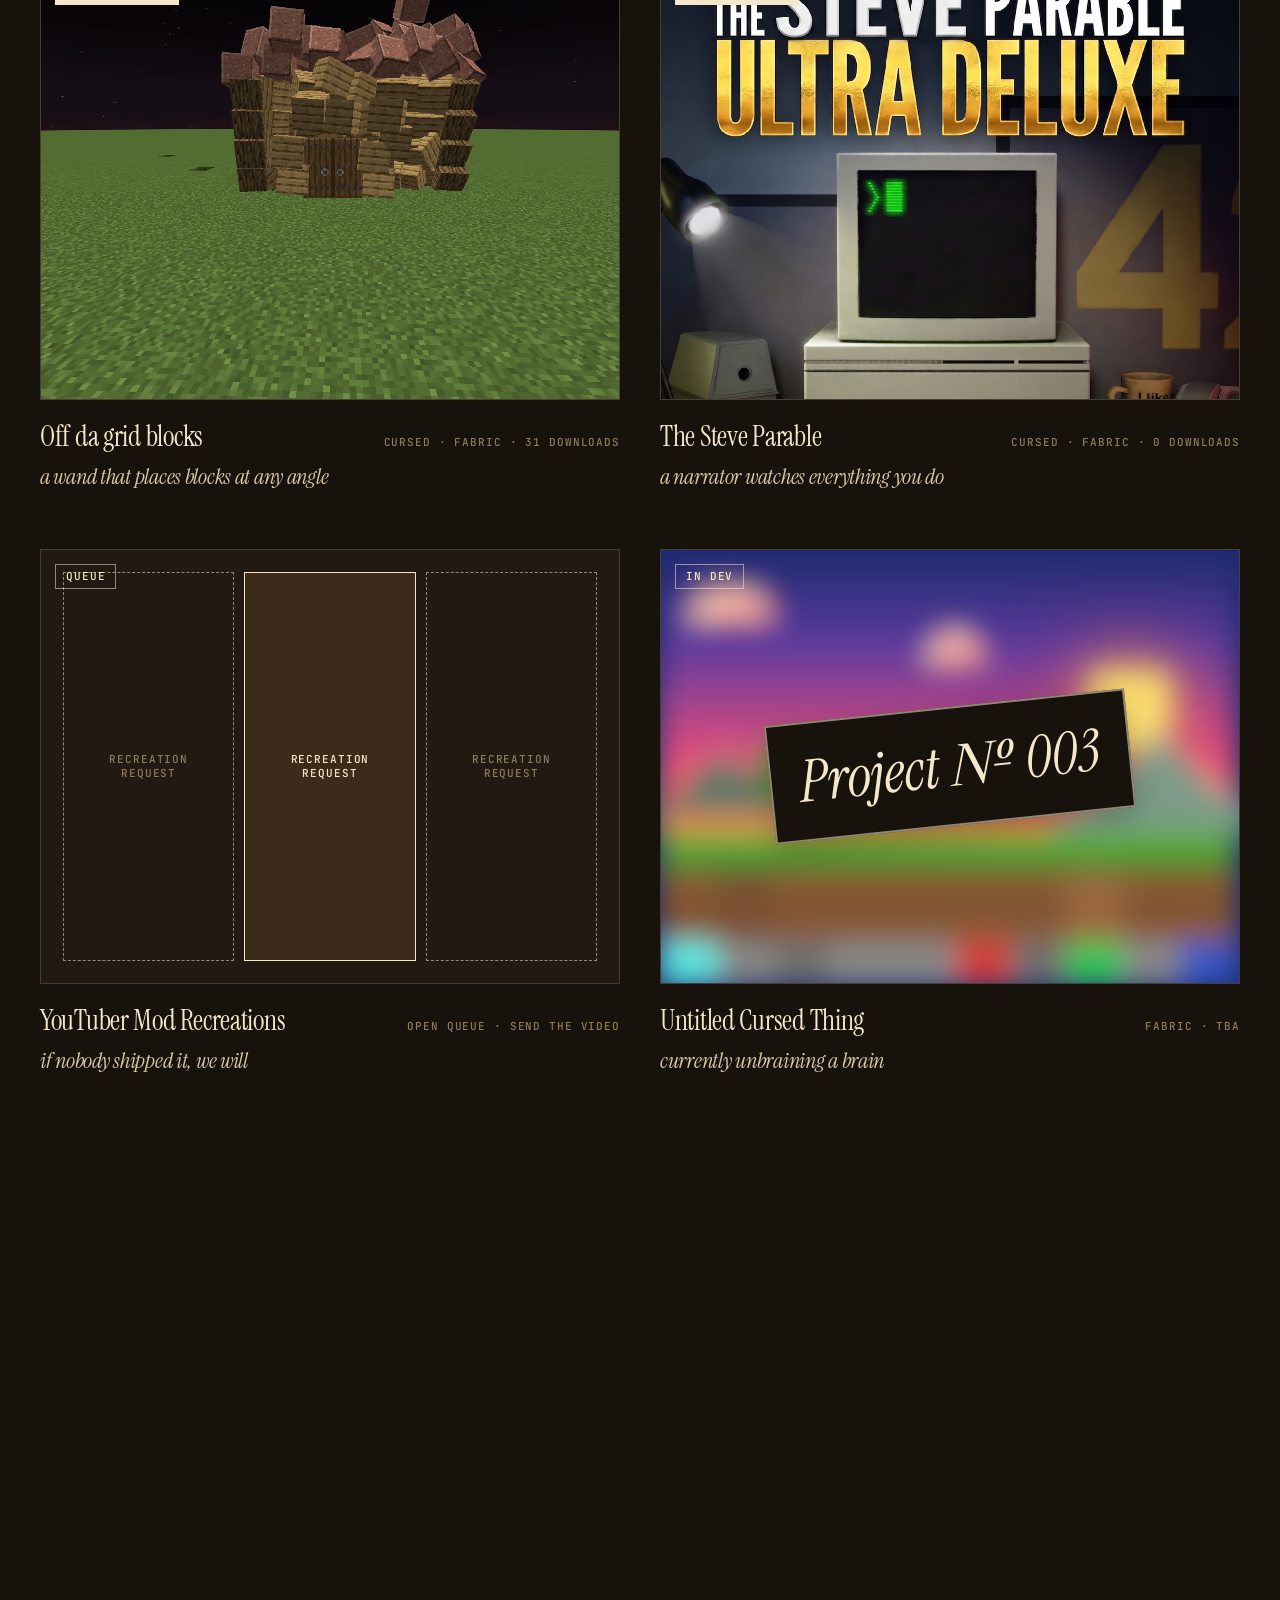
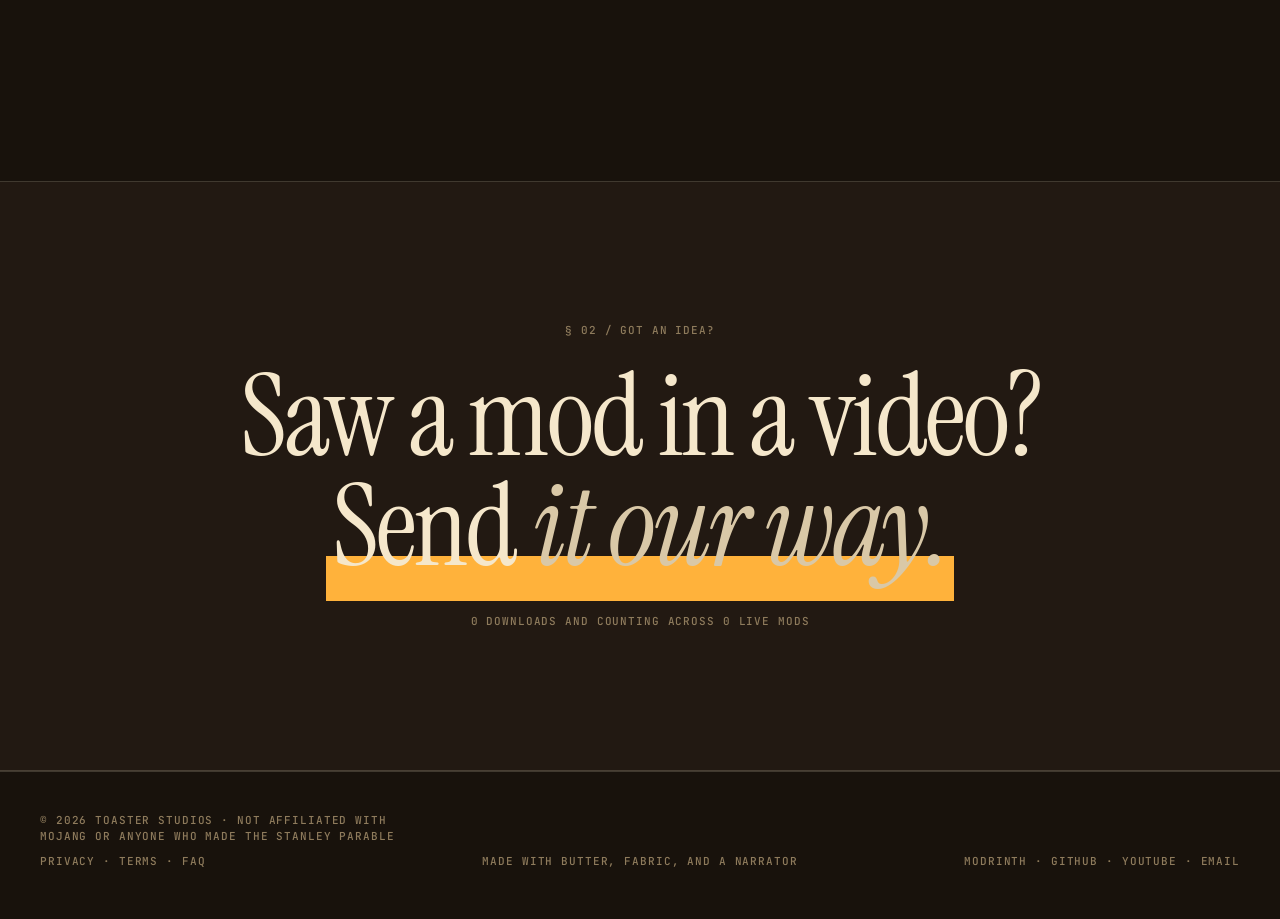
<file: mods/index.html>
<!doctype html>
<html lang="en" data-palette="ember">
<head>
<meta charset="utf-8" />
<title>Minecraft Mods / Toaster Studios</title>
<meta name="description" content="Every Minecraft mod on the rack at Toaster Studios — Jenga Mod, Off da grid blocks, the open recreation queue, and whatever is currently toasting. Fabric, cursed, cat-supervised. The Stanley Parable mod is toasting separately." />
<link rel="icon" type="image/x-icon" href="/assets/img/favicon.ico" />
<meta name="viewport" content="width=device-width,initial-scale=1" />
<!-- Google AdSense -->
<script async src="https://pagead2.googlesyndication.com/pagead/js/adsbygoogle.js?client=ca-pub-9911131262467249" crossorigin="anonymous"></script>
<link rel="preconnect" href="https://fonts.googleapis.com" />
<link rel="preconnect" href="https://fonts.gstatic.com" crossorigin />
<link rel="stylesheet" href="https://fonts.googleapis.com/css2?family=Instrument+Serif:ital@0;1&family=JetBrains+Mono:wght@400;500&family=Newsreader:ital,opsz,wght@0,6..72,400;0,6..72,500;1,6..72,400&display=swap" />
<script>
  (function () {
    var d = document.documentElement;
    d.classList.add('js');
    try {
      var m = localStorage.getItem('ts-mode');
      d.setAttribute('data-palette', m === 'light' ? 'toast' : 'ember');
    } catch (e) { d.setAttribute('data-palette', 'ember'); }
  })();
</script>
<link rel="stylesheet" href="/assets/css/site.css?v=20260624c" />
</head>
<body data-page="mods">

<!-- SVG filter: pixelate effect for the WIP project tile -->
<svg width="0" height="0" style="position:absolute" aria-hidden="true">
  <defs>
    <filter id="pixelate" x="0" y="0">
      <feFlood x="6" y="6" height="2" width="2"/>
      <feComposite width="14" height="14"/>
      <feTile result="a"/>
      <feComposite in="SourceGraphic" in2="a" operator="in"/>
      <feMorphology operator="dilate" radius="7"/>
    </filter>
  </defs>
</svg>

<!-- ============== PAGE HERO ============== -->
<header class="page-hero">
  <div class="wrap">
    <div class="breadcrumb mono">
      <a href="/">Home</a><span class="sep">/</span><a href="/#games">Games</a><span class="sep">/</span><span class="here">Minecraft</span>
    </div>
    <h1 class="page-title display" data-reveal>Crazy things in Minecraft <em>that</em><br>
      unbrain your <span style="white-space: nowrap"><span class="slot" id="slot" aria-live="polite"><span class="slot-track" id="slot-track"><span class="slot-word gold">brain.</span><span class="slot-word gold">noggin.</span><span class="slot-word gold">skull.</span><span class="slot-word gold">cortex.</span><span class="slot-word gold">cranium.</span><span class="slot-word gold">head.</span><span class="slot-word gold">mind.</span></span></span></span></h1>
    <p class="page-sub">
      Everything we've shipped for Minecraft and everything currently toasting.
      Three mods live, one open queue, and a cursed thing we're not ready to talk
      about. <em>All Fabric. All cat-approved.</em> Looking for the
      <a href="/mods/stanley-parable/">Stanley Parable mod</a>? It's in the oven.
    </p>
  </div>
</header>

<!-- ============== WORK GRID ============== -->
<section>
  <div class="wrap">
    <div class="sec-head">
      <div class="mono index">§ 01 / Shipped &amp; in dev</div>
      <h2 class="sec-title">Three shipped. <em>A few more in the oven.</em></h2>
    </div>

    <div class="work-grid">

      <a class="work featured" href="/mods/jengamod/" data-reveal>
        <div class="frame">
          <div class="frame-art jenga photo">
            <img src="/assets/img/jenga-shot.png" alt="Jenga Mod in-game screenshot" />
            <span class="badge mono">SHIPPED</span>
          </div>
        </div>
        <div class="meta">
          <h3>Jenga Mod <span class="sub">that one systemzee video, but real</span></h3>
          <span class="mono tags">Cursed · Fabric · <span class="count live" id="jengaDownloads" data-count-to="89">0</span> downloads</span>
        </div>
      </a>

      <a class="work" href="/mods/offgridblocks/" data-reveal>
        <div class="frame">
          <div class="frame-art offgrid photo">
            <img src="/assets/img/offgrid-shot.png" alt="Off da grid blocks in-game screenshot" />
            <span class="badge mono">NEW · v1.21.1</span>
          </div>
        </div>
        <div class="meta">
          <h3>Off da grid blocks <span class="sub">a wand that places blocks at any angle</span></h3>
          <span class="mono tags">Cursed · Fabric · <span class="count live" id="offgridDownloads" data-count-to="34">0</span> downloads</span>
        </div>
      </a>

      <a class="work" href="/mods/steve-parable/" data-reveal>
        <div class="frame">
          <div class="frame-art steve photo">
            <img src="/assets/img/steve-shot.png" alt="The Steve Parable title screen" onerror="this.onerror=null;this.src='/assets/img/stanley55-menu.png';this.style.objectPosition='center';" />
            <span class="badge mono">NEW · v1.21.1</span>
          </div>
        </div>
        <div class="meta">
          <h3>The Steve Parable <span class="sub">a narrator watches everything you do</span></h3>
          <span class="mono tags">Cursed · Fabric · <span class="count live" id="steveDownloads" data-count-to="0">0</span> downloads</span>
        </div>
      </a>

      <a class="work" href="/contact/" data-reveal>
        <div class="frame">
          <div class="frame-art queue">
            <div class="queue-grid" aria-hidden="true">
              <div class="q-card q-a"><span class="mono">RECREATION REQUEST</span></div>
              <div class="q-card q-b"><span class="mono">RECREATION REQUEST</span></div>
              <div class="q-card q-c"><span class="mono">RECREATION REQUEST</span></div>
            </div>
            <span class="badge mono outline">QUEUE</span>
          </div>
        </div>
        <div class="meta">
          <h3>YouTuber Mod Recreations <span class="sub">if nobody shipped it, we will</span></h3>
          <span class="mono tags">Open queue · Send the video</span>
        </div>
      </a>

      <a class="work" href="/contact/" data-reveal>
        <div class="frame">
          <div class="frame-art wip">
            <div class="mc-scene" aria-hidden="true">
              <div class="mc-sky"></div>
              <div class="mc-sun"></div>
              <div class="mc-cloud c1"></div>
              <div class="mc-cloud c2"></div>
              <div class="mc-mountain m1"></div>
              <div class="mc-mountain m2"></div>
              <div class="mc-mountain m3"></div>
              <div class="mc-bird b1"></div>
              <div class="mc-bird b2"></div>
              <div class="mc-tree">
                <div class="mc-leaves"></div>
                <div class="mc-trunk"></div>
              </div>
              <div class="mc-flower f1"></div>
              <div class="mc-flower f2"></div>
              <div class="mc-flower f3"></div>
              <div class="mc-terrain">
                <div class="mc-row mc-grass"><span></span><span></span><span></span><span></span><span></span><span></span><span></span><span></span><span></span><span></span></div>
                <div class="mc-row mc-dirt d1"><span></span><span></span><span></span><span></span><span></span><span></span><span></span><span></span><span></span><span></span></div>
                <div class="mc-row mc-dirt d2"><span></span><span></span><span></span><span></span><span></span><span></span><span></span><span></span><span></span><span></span></div>
                <div class="mc-row mc-stone"><span class="ore-diamond"></span><span></span><span class="ore-gold"></span><span></span><span></span><span class="ore-redstone"></span><span></span><span class="ore-emerald"></span><span></span><span class="ore-lapis"></span></div>
              </div>
            </div>
            <div class="wip-stamp serif italic">Project №&thinsp;003</div>
            <span class="badge mono outline">IN&nbsp;DEV</span>
          </div>
        </div>
        <div class="meta">
          <h3>Untitled Cursed Thing <span class="sub">currently unbraining a brain</span></h3>
          <span class="mono tags">Fabric · TBA</span>
        </div>
      </a>

      <div class="work repos-card" data-reveal>
        <div class="frame">
          <div class="frame-art repos">
            <div class="repo-list">
              <a class="repo" href="https://github.com/ToasterStudiosMods/Jenga-Mod" target="_blank" rel="noopener"><span class="dot"></span><span class="name">Jenga-Mod</span><span class="meta-tag mono">Public</span></a>
              <a class="repo" href="https://github.com/ToasterStudiosMods/Off-da-grid-blocks" target="_blank" rel="noopener"><span class="dot"></span><span class="name">Off-da-grid-blocks</span><span class="meta-tag mono">Public</span></a>
              <a class="repo" href="https://github.com/ToasterStudiosMods/steve-parable" target="_blank" rel="noopener"><span class="dot"></span><span class="name">steve-parable</span><span class="meta-tag mono">Public</span></a>
            </div>
            <span class="badge mono outline">SOURCE</span>
          </div>
        </div>
        <div class="meta">
          <h3>On GitHub <span class="sub">all of them, open source</span></h3>
          <a class="mono tags" href="https://github.com/ToasterStudiosMods" target="_blank" rel="noopener">@ToasterStudiosMods</a>
        </div>
      </div>

    </div>
  </div>
</section>

<!-- ============== CONTACT CTA ============== -->
<section class="contact">
  <div class="wrap">
    <div class="mono" style="color: var(--mute)">§ 02 / Got an idea?</div>
    <p class="big">
      Saw a mod in a video?<br>
      <a href="/contact/">Send <em>it our way.</em></a>
    </p>
    <div class="mono" style="color: var(--mute)">
      <span class="count live js-dl-total" id="downloadsCount" data-count-to="123">0</span> downloads and counting across <span class="count js-modcount" data-count-to="2">0</span> live mods
    </div>
  </div>
</section>

<script src="/assets/js/site.js?v=20260624c"></script>
</body>
</html>
</file>
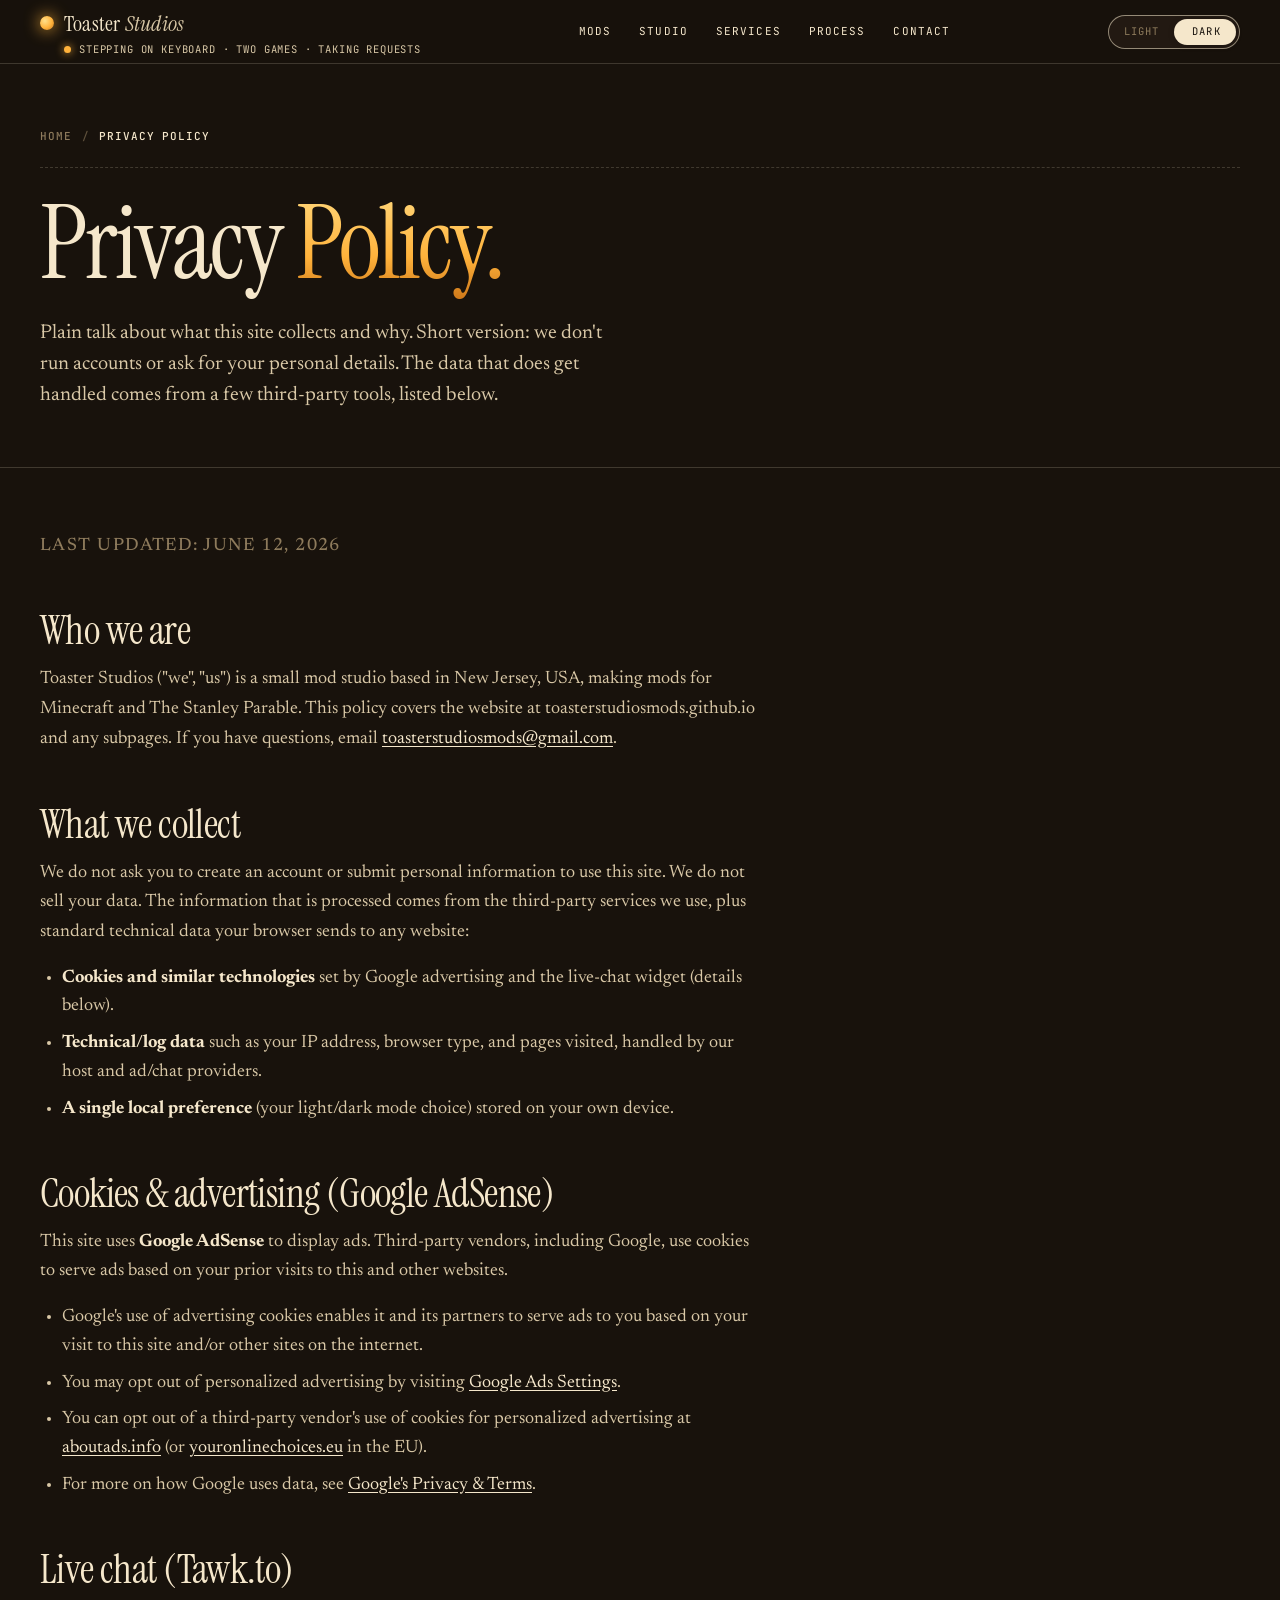
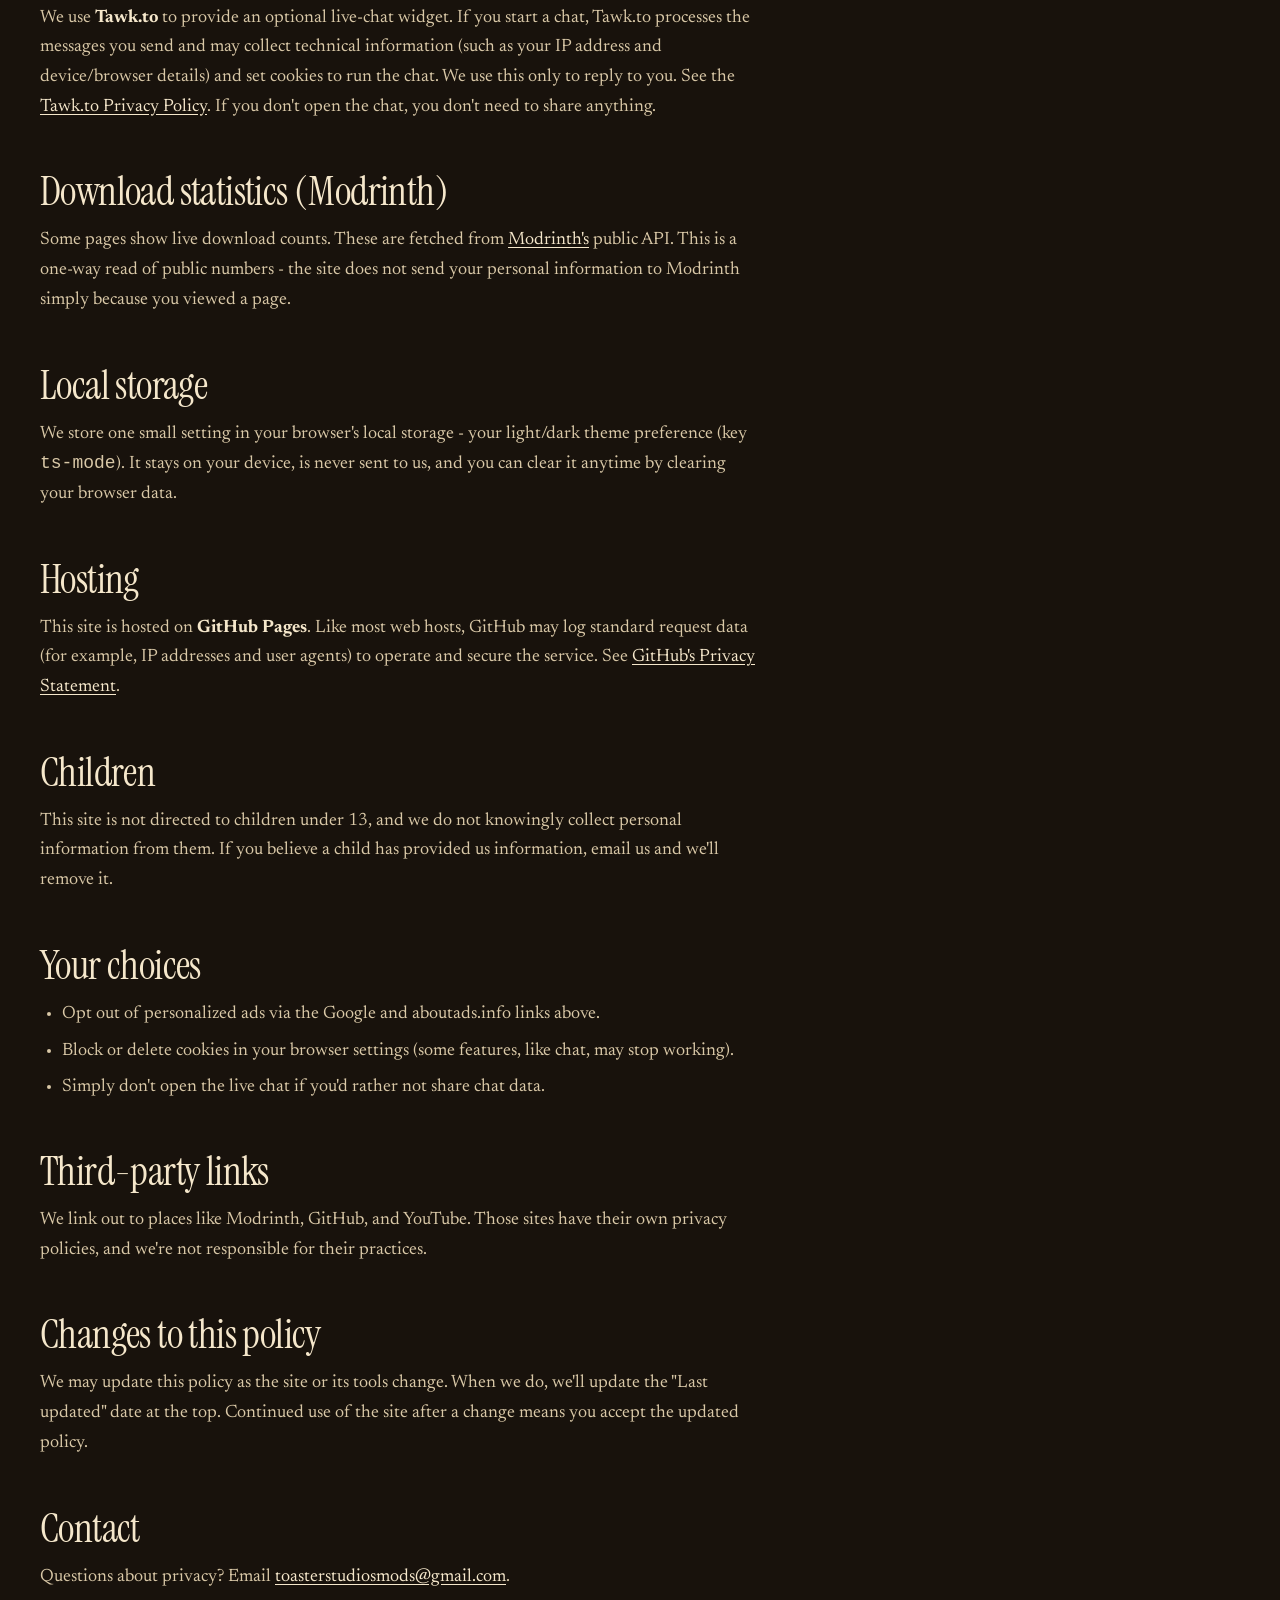
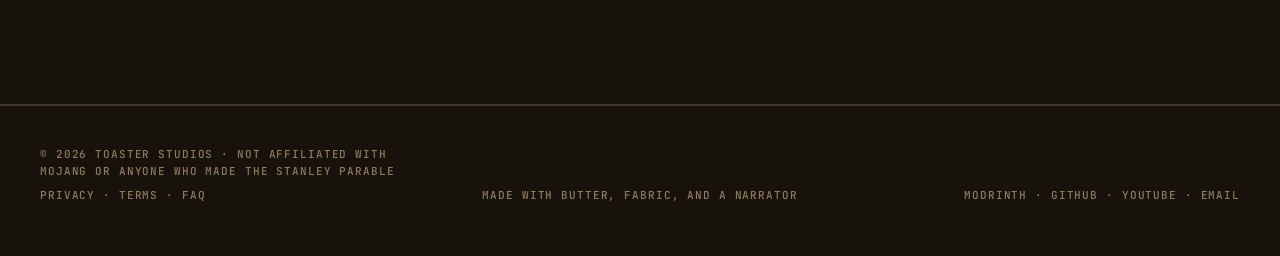
<file: privacy/index.html>
<!doctype html>
<html lang="en" data-palette="ember">
<head>
<meta charset="utf-8" />
<title>Privacy Policy / Toaster Studios</title>
<meta name="description" content="How Toaster Studios handles data on this site - cookies, Google AdSense advertising, the Tawk.to live chat, and download stats. What we collect, why, and how to opt out." />
<link rel="icon" type="image/x-icon" href="/assets/img/favicon.ico" />
<meta name="viewport" content="width=device-width,initial-scale=1" />
<!-- Google AdSense -->
<script async src="https://pagead2.googlesyndication.com/pagead/js/adsbygoogle.js?client=ca-pub-9911131262467249" crossorigin="anonymous"></script>
<link rel="preconnect" href="https://fonts.googleapis.com" />
<link rel="preconnect" href="https://fonts.gstatic.com" crossorigin />
<link rel="stylesheet" href="https://fonts.googleapis.com/css2?family=Instrument+Serif:ital@0;1&family=JetBrains+Mono:wght@400;500&family=Newsreader:ital,opsz,wght@0,6..72,400;0,6..72,500;1,6..72,400&display=swap" />
<script>
  (function () {
    var d = document.documentElement;
    d.classList.add('js');
    try {
      var m = localStorage.getItem('ts-mode');
      d.setAttribute('data-palette', m === 'light' ? 'toast' : 'ember');
    } catch (e) { d.setAttribute('data-palette', 'ember'); }
  })();
</script>
<link rel="stylesheet" href="/assets/css/site.css?v=20260624c" />
</head>
<body data-page="">

<header class="page-hero">
  <div class="wrap">
    <div class="breadcrumb mono">
      <a href="/">Home</a><span class="sep">/</span><span class="here">Privacy Policy</span>
    </div>
    <h1 class="page-title">Privacy <span class="gold">Policy.</span></h1>
    <p class="page-sub">
      Plain talk about what this site collects and why. Short version: we don't
      run accounts or ask for your personal details. The data that does get
      handled comes from a few third-party tools, listed below.
    </p>
  </div>
</header>

<section class="legal">
  <div class="wrap">
    <div class="prose">
      <p class="updated mono">Last updated: June 12, 2026</p>

      <h2>Who we are</h2>
      <p>
        Toaster Studios ("we", "us") is a small mod studio based in
        New Jersey, USA, making mods for Minecraft and The Stanley Parable.
        This policy covers the website at
        toasterstudiosmods.github.io and any subpages. If you have questions,
        email <a href="mailto:toasterstudiosmods@gmail.com">toasterstudiosmods@gmail.com</a>.
      </p>

      <h2>What we collect</h2>
      <p>
        We do not ask you to create an account or submit personal information to
        use this site. We do not sell your data. The information that is
        processed comes from the third-party services we use, plus standard
        technical data your browser sends to any website:
      </p>
      <ul>
        <li><strong>Cookies and similar technologies</strong> set by Google advertising and the live-chat widget (details below).</li>
        <li><strong>Technical/log data</strong> such as your IP address, browser type, and pages visited, handled by our host and ad/chat providers.</li>
        <li><strong>A single local preference</strong> (your light/dark mode choice) stored on your own device.</li>
      </ul>

      <h2>Cookies &amp; advertising (Google AdSense)</h2>
      <p>
        This site uses <strong>Google AdSense</strong> to display ads. Third-party
        vendors, including Google, use cookies to serve ads based on your prior
        visits to this and other websites.
      </p>
      <ul>
        <li>Google's use of advertising cookies enables it and its partners to serve ads to you based on your visit to this site and/or other sites on the internet.</li>
        <li>You may opt out of personalized advertising by visiting <a href="https://www.google.com/settings/ads" target="_blank" rel="noopener">Google Ads Settings</a>.</li>
        <li>You can opt out of a third-party vendor's use of cookies for personalized advertising at <a href="https://www.aboutads.info/choices/" target="_blank" rel="noopener">aboutads.info</a> (or <a href="https://www.youronlinechoices.eu/" target="_blank" rel="noopener">youronlinechoices.eu</a> in the EU).</li>
        <li>For more on how Google uses data, see <a href="https://policies.google.com/technologies/partner-sites" target="_blank" rel="noopener">Google's Privacy &amp; Terms</a>.</li>
      </ul>

      <h2>Live chat (Tawk.to)</h2>
      <p>
        We use <strong>Tawk.to</strong> to provide an optional live-chat widget. If
        you start a chat, Tawk.to processes the messages you send and may collect
        technical information (such as your IP address and device/browser details)
        and set cookies to run the chat. We use this only to reply to you. See the
        <a href="https://www.tawk.to/privacy-policy/" target="_blank" rel="noopener">Tawk.to Privacy Policy</a>.
        If you don't open the chat, you don't need to share anything.
      </p>

      <h2>Download statistics (Modrinth)</h2>
      <p>
        Some pages show live download counts. These are fetched from
        <a href="https://modrinth.com/" target="_blank" rel="noopener">Modrinth's</a>
        public API. This is a one-way read of public numbers - the site does not
        send your personal information to Modrinth simply because you viewed a page.
      </p>

      <h2>Local storage</h2>
      <p>
        We store one small setting in your browser's local storage - your
        light/dark theme preference (key <code>ts-mode</code>). It stays on your
        device, is never sent to us, and you can clear it anytime by clearing your
        browser data.
      </p>

      <h2>Hosting</h2>
      <p>
        This site is hosted on <strong>GitHub Pages</strong>. Like most web hosts,
        GitHub may log standard request data (for example, IP addresses and user
        agents) to operate and secure the service. See
        <a href="https://docs.github.com/site-policy/privacy-policies/github-general-privacy-statement" target="_blank" rel="noopener">GitHub's Privacy Statement</a>.
      </p>

      <h2>Children</h2>
      <p>
        This site is not directed to children under 13, and we do not knowingly
        collect personal information from them. If you believe a child has provided
        us information, email us and we'll remove it.
      </p>

      <h2>Your choices</h2>
      <ul>
        <li>Opt out of personalized ads via the Google and aboutads.info links above.</li>
        <li>Block or delete cookies in your browser settings (some features, like chat, may stop working).</li>
        <li>Simply don't open the live chat if you'd rather not share chat data.</li>
      </ul>

      <h2>Third-party links</h2>
      <p>
        We link out to places like Modrinth, GitHub, and YouTube. Those sites have
        their own privacy policies, and we're not responsible for their practices.
      </p>

      <h2>Changes to this policy</h2>
      <p>
        We may update this policy as the site or its tools change. When we do, we'll
        update the "Last updated" date at the top. Continued use of the site after a
        change means you accept the updated policy.
      </p>

      <h2>Contact</h2>
      <p>
        Questions about privacy? Email
        <a href="mailto:toasterstudiosmods@gmail.com">toasterstudiosmods@gmail.com</a>.
      </p>
    </div>
  </div>
</section>

<script src="/assets/js/site.js?v=20260624c"></script>
</body>
</html>
</file>
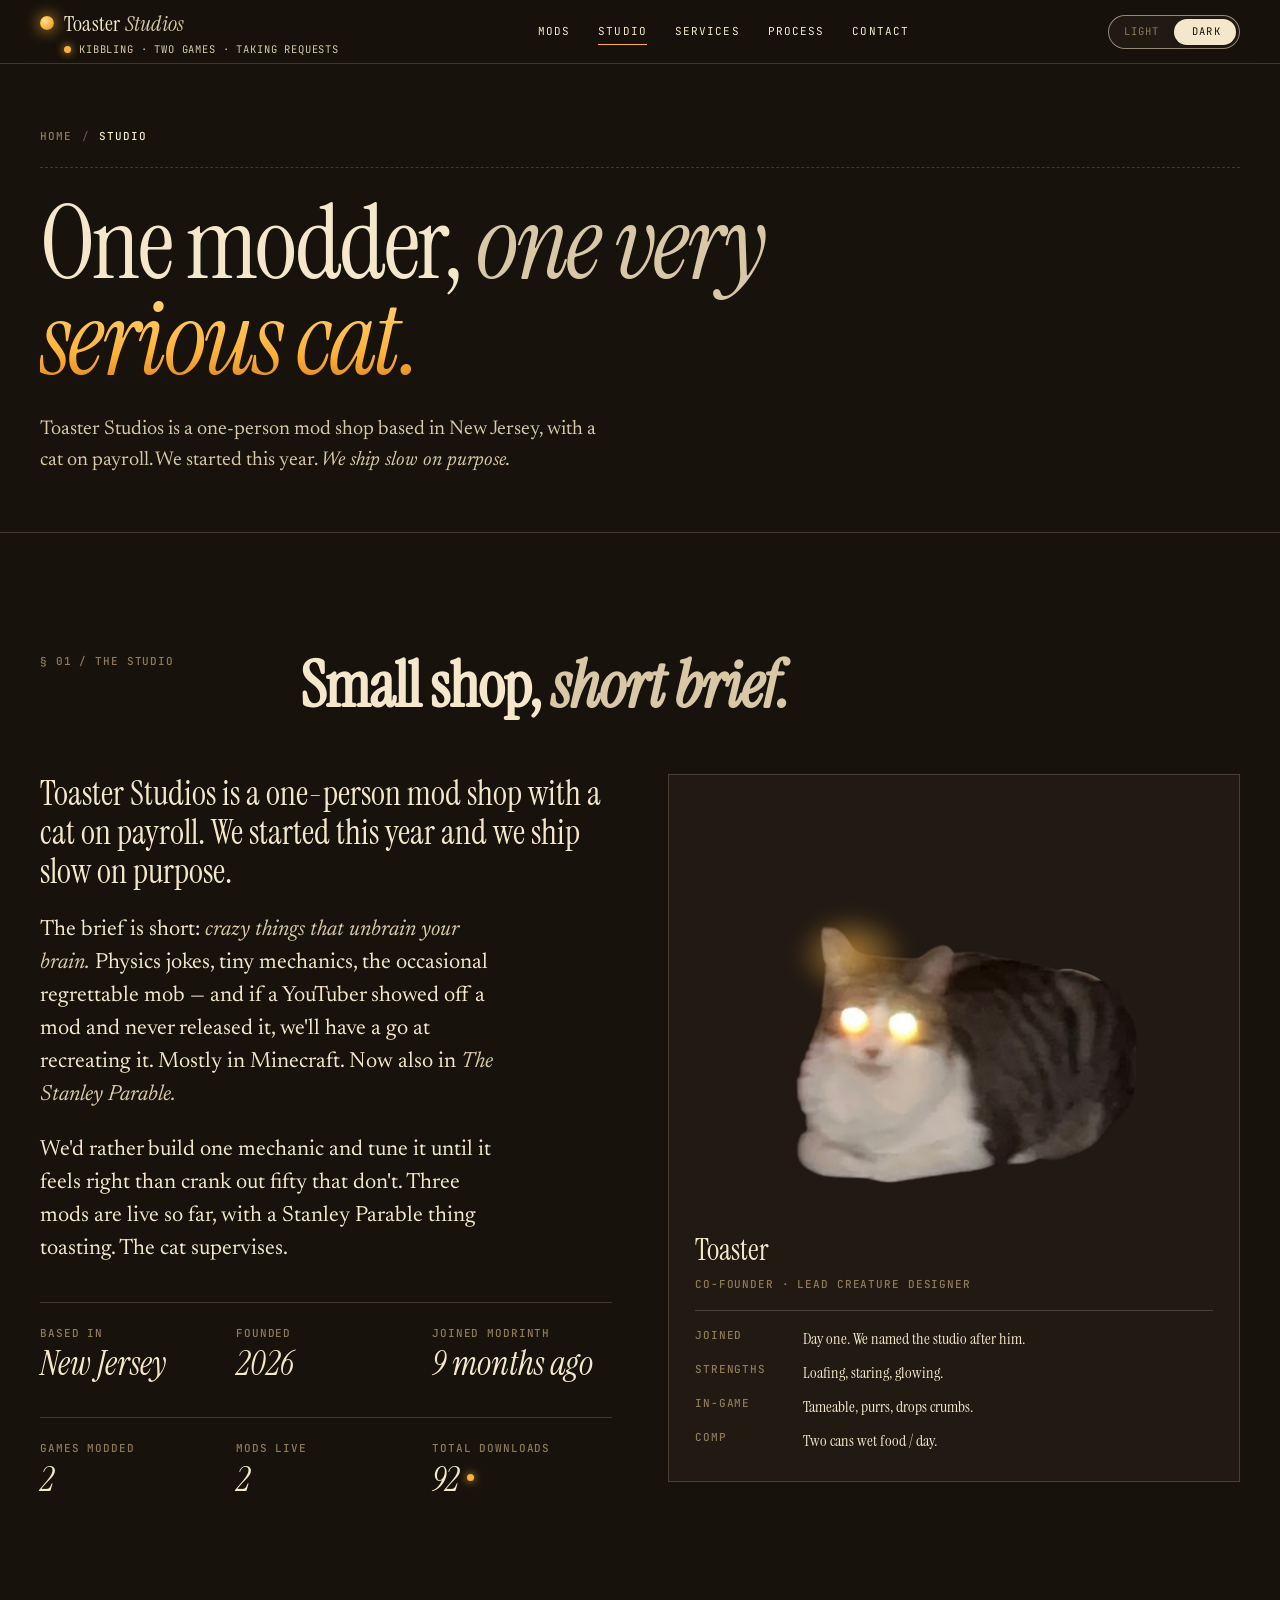
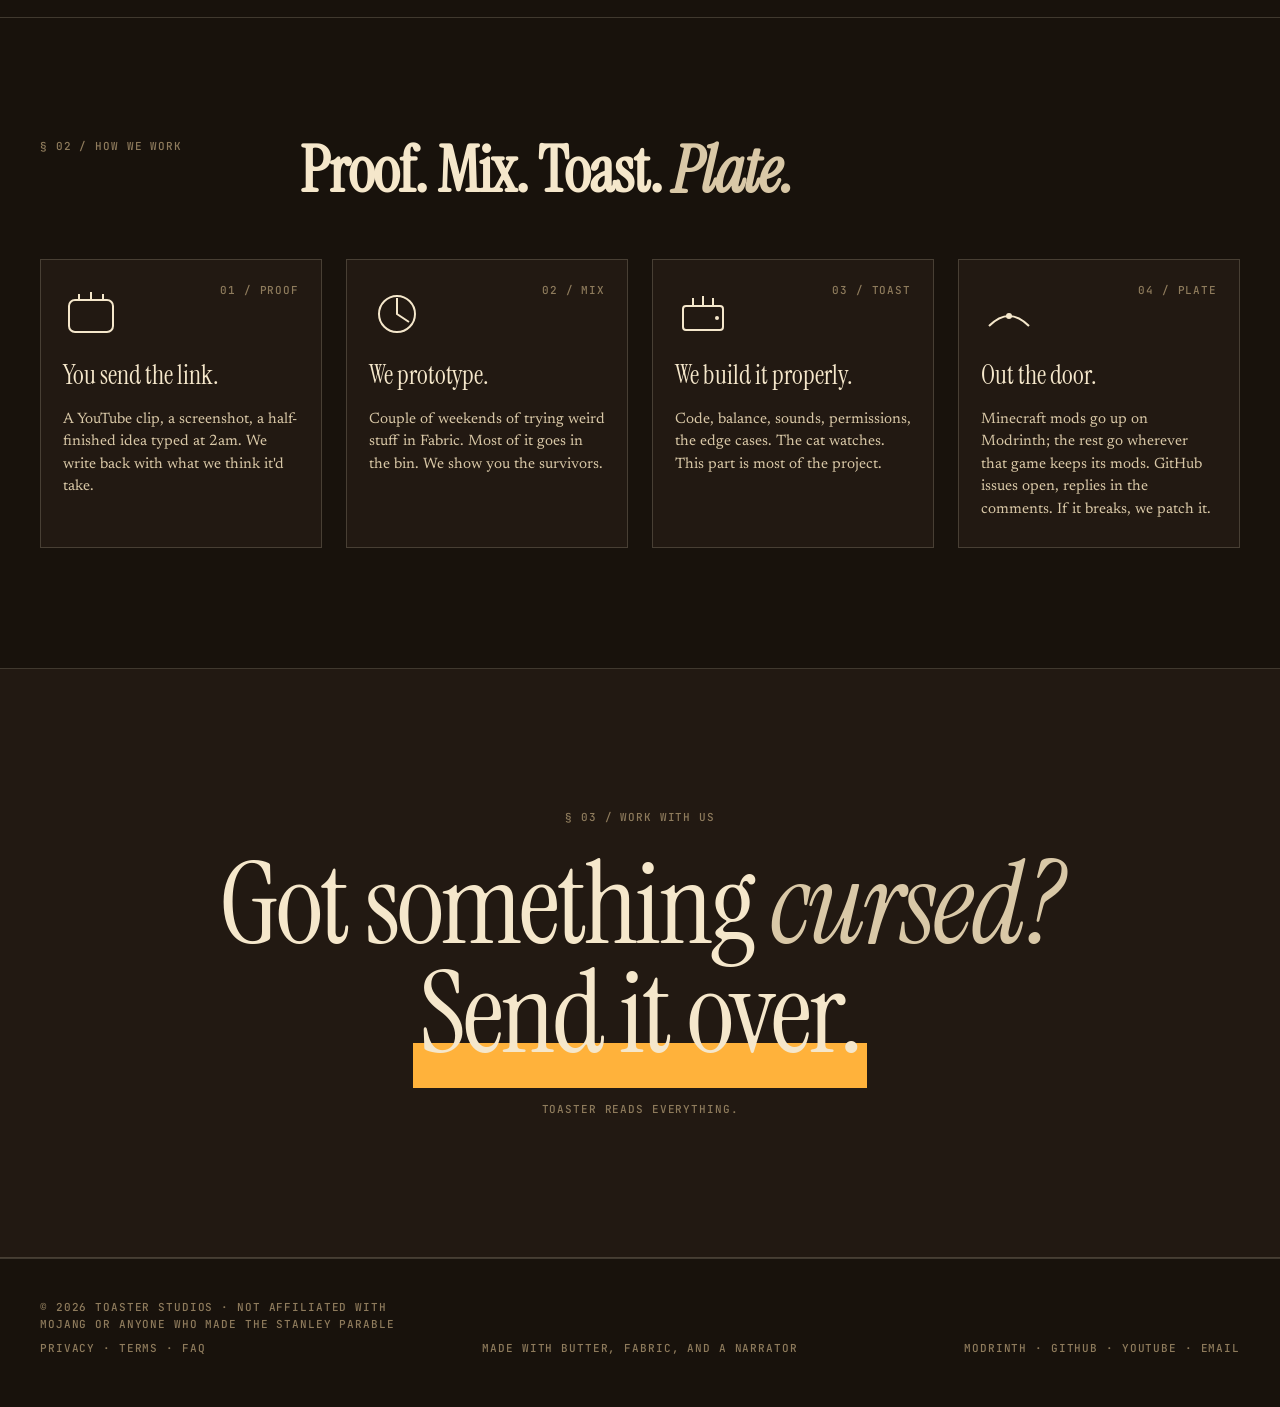
<file: studio/index.html>
<!doctype html>
<html lang="en" data-palette="ember">
<head>
<meta charset="utf-8" />
<title>Studio / Toaster Studios</title>
<meta name="description" content="Toaster Studios is a one-person mod shop in New Jersey with a cat on payroll, making weird mods for Minecraft and The Stanley Parable. We started this year and we ship slow on purpose. Meet Toaster, the founder." />
<link rel="icon" type="image/x-icon" href="/assets/img/favicon.ico" />
<meta name="viewport" content="width=device-width,initial-scale=1" />
<!-- Google AdSense -->
<script async src="https://pagead2.googlesyndication.com/pagead/js/adsbygoogle.js?client=ca-pub-9911131262467249" crossorigin="anonymous"></script>
<link rel="preconnect" href="https://fonts.googleapis.com" />
<link rel="preconnect" href="https://fonts.gstatic.com" crossorigin />
<link rel="stylesheet" href="https://fonts.googleapis.com/css2?family=Instrument+Serif:ital@0;1&family=JetBrains+Mono:wght@400;500&family=Newsreader:ital,opsz,wght@0,6..72,400;0,6..72,500;1,6..72,400&display=swap" />
<script>
  (function () {
    var d = document.documentElement;
    d.classList.add('js');
    try {
      var m = localStorage.getItem('ts-mode');
      d.setAttribute('data-palette', m === 'light' ? 'toast' : 'ember');
    } catch (e) { d.setAttribute('data-palette', 'ember'); }
  })();
</script>
<link rel="stylesheet" href="/assets/css/site.css?v=20260624c" />
</head>
<body data-page="studio">

<!-- ============== PAGE HERO ============== -->
<header class="page-hero">
  <div class="wrap">
    <div class="breadcrumb mono">
      <a href="/">Home</a><span class="sep">/</span><span class="here">Studio</span>
    </div>
    <h1 class="page-title">One modder, <em>one very<br><span class="gold">serious cat.</span></em></h1>
    <p class="page-sub">
      Toaster Studios is a one-person mod shop based in New Jersey,
      with a cat on payroll. We started this year. <em>We ship slow on purpose.</em>
    </p>
  </div>
</header>

<!-- ============== ABOUT ============== -->
<section id="studio">
  <div class="wrap">
    <div class="sec-head">
      <div class="mono index">§ 01 / The studio</div>
      <h2 class="sec-title">Small shop, <em>short brief.</em></h2>
    </div>

    <div class="about-grid">
      <div class="about-copy" data-reveal>
        <p>
          Toaster Studios is a one-person mod shop with a cat on payroll.
          We started this year and we ship slow on purpose.
        </p>
        <p>
          The brief is short: <em>crazy things that unbrain your brain.</em>
          Physics jokes, tiny mechanics, the occasional regrettable mob — and if
          a YouTuber showed off a mod and never released it, we'll have a go at
          recreating it. Mostly in Minecraft. Now also in <em>The Stanley Parable.</em>
        </p>
        <p>
          We'd rather build one mechanic and tune it until it feels right
          than crank out fifty that don't. Three mods are live so far, with a
          Stanley Parable thing toasting. The cat supervises.
        </p>
        <dl class="studio-stats mono">
          <div><dt>Based in</dt><dd>New Jersey</dd></div>
          <div><dt>Founded</dt><dd>2026</dd></div>
          <div><dt>Joined Modrinth</dt><dd><span class="js-joined">a few mo ago</span></dd></div>
        </dl>
        <dl class="studio-stats mono">
          <div><dt>Games modded</dt><dd><span class="count" data-count-to="2">0</span></dd></div>
          <div><dt>Mods live</dt><dd><span class="count js-modcount" data-count-to="2">0</span></dd></div>
          <div><dt>Total downloads</dt><dd><span class="count live js-dl-total" id="downloadsCount" data-count-to="123">0</span><span class="live-dot" aria-hidden="true"></span></dd></div>
        </dl>
      </div>

      <div class="founder-card" data-reveal>
        <div class="top">
          <img src="/assets/img/toaster.png" alt="Toaster the cat" />
          <div class="eyeglow-mini"></div>
        </div>
        <div class="body">
          <h4>Toaster</h4>
          <div class="role mono">Co-founder · Lead creature designer</div>
          <dl class="mono">
            <dt>Joined</dt><dd class="serif">Day one. We named the studio after him.</dd>
            <dt>Strengths</dt><dd class="serif">Loafing, staring, glowing.</dd>
            <dt>In-game</dt><dd class="serif">Tameable, purrs, drops crumbs.</dd>
            <dt>Comp</dt><dd class="serif">Two cans wet food / day.</dd>
          </dl>
        </div>
      </div>
    </div>
  </div>
</section>

<!-- ============== PROCESS ============== -->
<section id="process">
  <div class="wrap">
    <div class="sec-head">
      <div class="mono index">§ 02 / How we work</div>
      <h2 class="sec-title">Proof. Mix. Toast. <em>Plate.</em></h2>
    </div>

    <div class="process-grid">
      <div class="step" data-reveal>
        <div class="toast-icon" aria-hidden="true">
          <svg viewBox="0 0 56 56" width="56" height="56"><rect x="6" y="14" width="44" height="32" rx="6" fill="none" stroke="currentColor" stroke-width="2"/><path d="M16 14 V8 M28 14 V6 M40 14 V8" stroke="currentColor" stroke-width="2" fill="none"/></svg>
        </div>
        <div class="mono step-num">01 / Proof</div>
        <h4>You send the link.</h4>
        <p>A YouTube clip, a screenshot, a half-finished idea typed at 2am. We write back with what we think it'd take.</p>
      </div>
      <div class="step" data-reveal>
        <div class="toast-icon" aria-hidden="true">
          <svg viewBox="0 0 56 56" width="56" height="56"><circle cx="28" cy="28" r="18" fill="none" stroke="currentColor" stroke-width="2"/><path d="M28 12 V28 L40 36" stroke="currentColor" stroke-width="2" fill="none"/></svg>
        </div>
        <div class="mono step-num">02 / Mix</div>
        <h4>We prototype.</h4>
        <p>Couple of weekends of trying weird stuff in Fabric. Most of it goes in the bin. We show you the survivors.</p>
      </div>
      <div class="step" data-reveal>
        <div class="toast-icon" aria-hidden="true">
          <svg viewBox="0 0 56 56" width="56" height="56"><rect x="8" y="20" width="40" height="24" rx="3" fill="none" stroke="currentColor" stroke-width="2"/><path d="M18 20 V12 M28 20 V10 M38 20 V12" stroke="currentColor" stroke-width="2" fill="none"/><circle cx="42" cy="32" r="2" fill="currentColor"/></svg>
        </div>
        <div class="mono step-num">03 / Toast</div>
        <h4>We build it properly.</h4>
        <p>Code, balance, sounds, permissions, the edge cases. The cat watches. This part is most of the project.</p>
      </div>
      <div class="step" data-reveal>
        <div class="toast-icon" aria-hidden="true">
          <svg viewBox="0 0 56 56" width="56" height="56"><path d="M8 40 Q28 20 48 40" fill="none" stroke="currentColor" stroke-width="2"/><circle cx="28" cy="30" r="3" fill="currentColor"/></svg>
        </div>
        <div class="mono step-num">04 / Plate</div>
        <h4>Out the door.</h4>
        <p>Minecraft mods go up on Modrinth; the rest go wherever that game keeps its mods. GitHub issues open, replies in the comments. If it breaks, we patch it.</p>
      </div>
    </div>
  </div>
</section>

<!-- ============== CONTACT CTA ============== -->
<section class="contact">
  <div class="wrap">
    <div class="mono" style="color: var(--mute)">§ 03 / Work with us</div>
    <p class="big">
      Got something <em>cursed?</em><br>
      <a href="/contact/">Send it over.</a>
    </p>
    <div class="mono" style="color: var(--mute)">
      Toaster reads everything.
    </div>
  </div>
</section>

<script src="/assets/js/site.js?v=20260624c"></script>
</body>
</html>
</file>
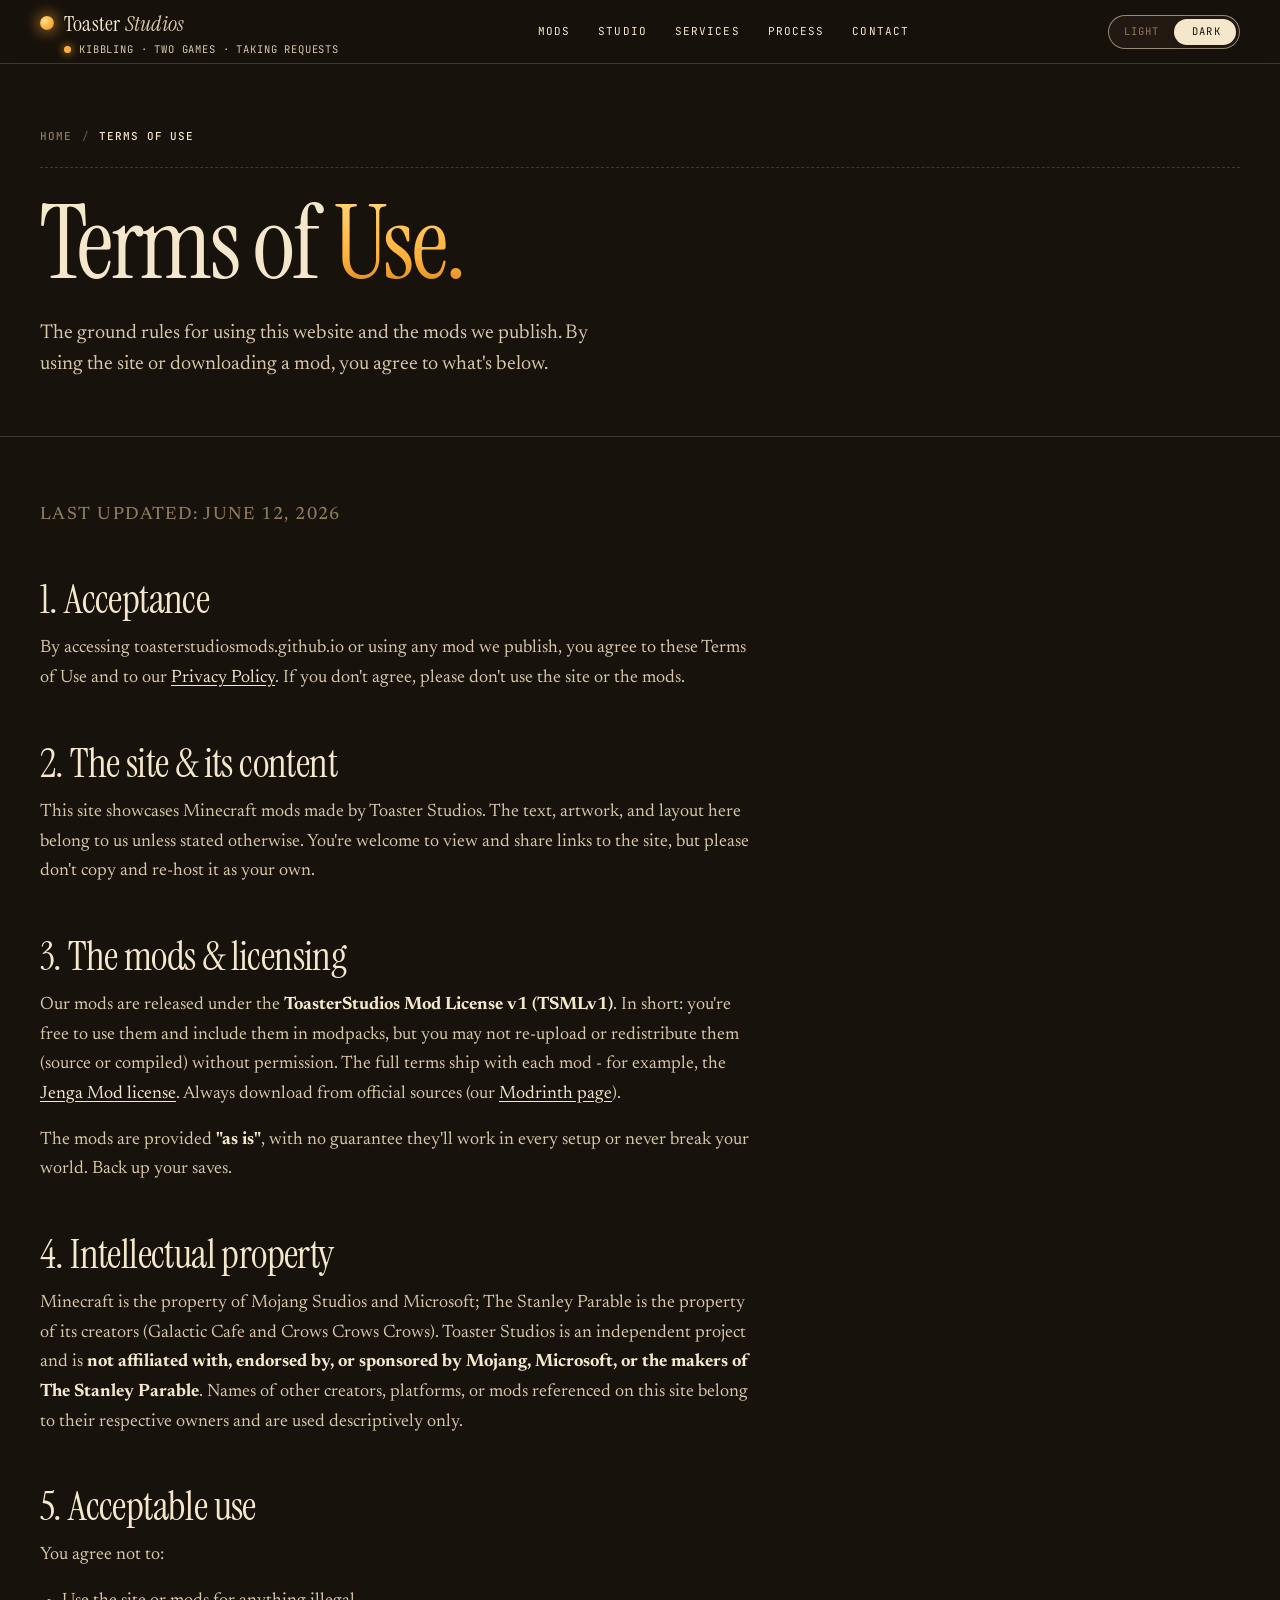
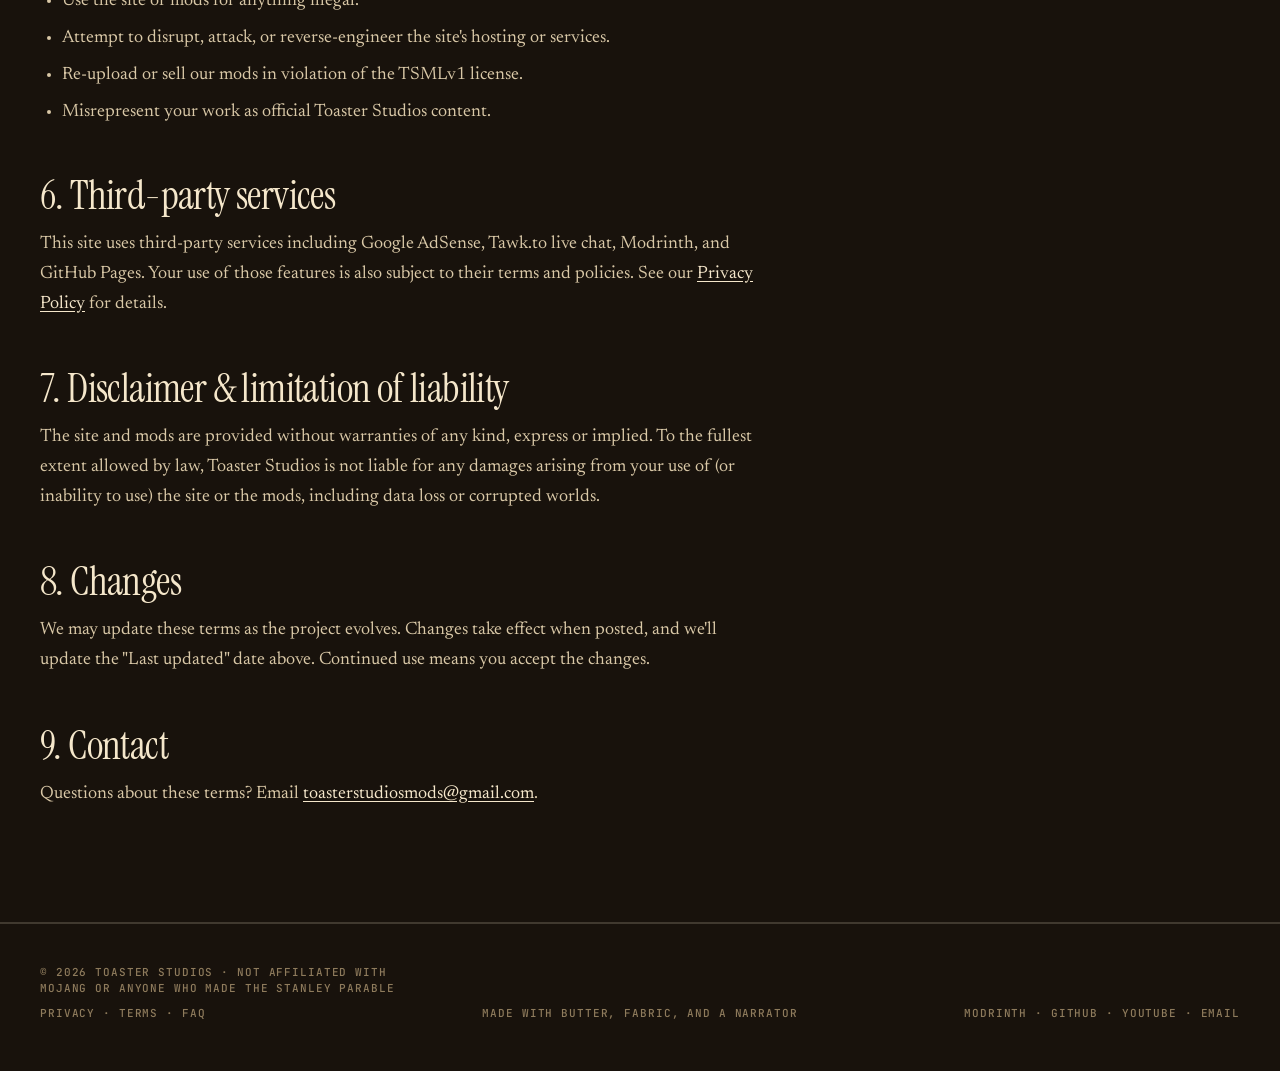
<file: terms/index.html>
<!doctype html>
<html lang="en" data-palette="ember">
<head>
<meta charset="utf-8" />
<title>Terms of Use / Toaster Studios</title>
<meta name="description" content="The terms for using the Toaster Studios website and mods - licensing (TSMLv1), intellectual property, acceptable use, and the usual no-warranty disclaimers." />
<link rel="icon" type="image/x-icon" href="/assets/img/favicon.ico" />
<meta name="viewport" content="width=device-width,initial-scale=1" />
<!-- Google AdSense -->
<script async src="https://pagead2.googlesyndication.com/pagead/js/adsbygoogle.js?client=ca-pub-9911131262467249" crossorigin="anonymous"></script>
<link rel="preconnect" href="https://fonts.googleapis.com" />
<link rel="preconnect" href="https://fonts.gstatic.com" crossorigin />
<link rel="stylesheet" href="https://fonts.googleapis.com/css2?family=Instrument+Serif:ital@0;1&family=JetBrains+Mono:wght@400;500&family=Newsreader:ital,opsz,wght@0,6..72,400;0,6..72,500;1,6..72,400&display=swap" />
<script>
  (function () {
    var d = document.documentElement;
    d.classList.add('js');
    try {
      var m = localStorage.getItem('ts-mode');
      d.setAttribute('data-palette', m === 'light' ? 'toast' : 'ember');
    } catch (e) { d.setAttribute('data-palette', 'ember'); }
  })();
</script>
<link rel="stylesheet" href="/assets/css/site.css?v=20260624c" />
</head>
<body data-page="">

<header class="page-hero">
  <div class="wrap">
    <div class="breadcrumb mono">
      <a href="/">Home</a><span class="sep">/</span><span class="here">Terms of Use</span>
    </div>
    <h1 class="page-title">Terms of <span class="gold">Use.</span></h1>
    <p class="page-sub">
      The ground rules for using this website and the mods we publish. By using
      the site or downloading a mod, you agree to what's below.
    </p>
  </div>
</header>

<section class="legal">
  <div class="wrap">
    <div class="prose">
      <p class="updated mono">Last updated: June 12, 2026</p>

      <h2>1. Acceptance</h2>
      <p>
        By accessing toasterstudiosmods.github.io or using any mod we publish, you
        agree to these Terms of Use and to our
        <a href="/privacy/">Privacy Policy</a>. If you don't agree, please don't use
        the site or the mods.
      </p>

      <h2>2. The site &amp; its content</h2>
      <p>
        This site showcases Minecraft mods made by Toaster Studios. The text,
        artwork, and layout here belong to us unless stated otherwise. You're
        welcome to view and share links to the site, but please don't copy and
        re-host it as your own.
      </p>

      <h2>3. The mods &amp; licensing</h2>
      <p>
        Our mods are released under the <strong>ToasterStudios Mod License v1
        (TSMLv1)</strong>. In short: you're free to use them and include them in
        modpacks, but you may not re-upload or redistribute them (source or
        compiled) without permission. The full terms ship with each mod -
        for example, the
        <a href="https://github.com/ToasterStudiosMods/Jenga-Mod/blob/main/LICENSE.md" target="_blank" rel="noopener">Jenga Mod license</a>.
        Always download from official sources (our <a href="https://modrinth.com/user/ToasterStudios" target="_blank" rel="noopener">Modrinth page</a>).
      </p>
      <p>
        The mods are provided <strong>"as is"</strong>, with no guarantee they'll work
        in every setup or never break your world. Back up your saves.
      </p>

      <h2>4. Intellectual property</h2>
      <p>
        Minecraft is the property of Mojang Studios and Microsoft; The Stanley
        Parable is the property of its creators (Galactic Cafe and Crows Crows
        Crows). Toaster Studios is an independent project and is <strong>not
        affiliated with, endorsed by, or sponsored by Mojang, Microsoft, or the
        makers of The Stanley Parable</strong>. Names of other creators,
        platforms, or mods referenced on this site belong to their respective
        owners and are used descriptively only.
      </p>

      <h2>5. Acceptable use</h2>
      <p>You agree not to:</p>
      <ul>
        <li>Use the site or mods for anything illegal.</li>
        <li>Attempt to disrupt, attack, or reverse-engineer the site's hosting or services.</li>
        <li>Re-upload or sell our mods in violation of the TSMLv1 license.</li>
        <li>Misrepresent your work as official Toaster Studios content.</li>
      </ul>

      <h2>6. Third-party services</h2>
      <p>
        This site uses third-party services including Google AdSense, Tawk.to live
        chat, Modrinth, and GitHub Pages. Your use of those features is also subject
        to their terms and policies. See our <a href="/privacy/">Privacy Policy</a>
        for details.
      </p>

      <h2>7. Disclaimer &amp; limitation of liability</h2>
      <p>
        The site and mods are provided without warranties of any kind, express or
        implied. To the fullest extent allowed by law, Toaster Studios is not liable
        for any damages arising from your use of (or inability to use) the site or
        the mods, including data loss or corrupted worlds.
      </p>

      <h2>8. Changes</h2>
      <p>
        We may update these terms as the project evolves. Changes take effect when
        posted, and we'll update the "Last updated" date above. Continued use means
        you accept the changes.
      </p>

      <h2>9. Contact</h2>
      <p>
        Questions about these terms? Email
        <a href="mailto:toasterstudiosmods@gmail.com">toasterstudiosmods@gmail.com</a>.
      </p>
    </div>
  </div>
</section>

<script src="/assets/js/site.js?v=20260624c"></script>
</body>
</html>
</file>
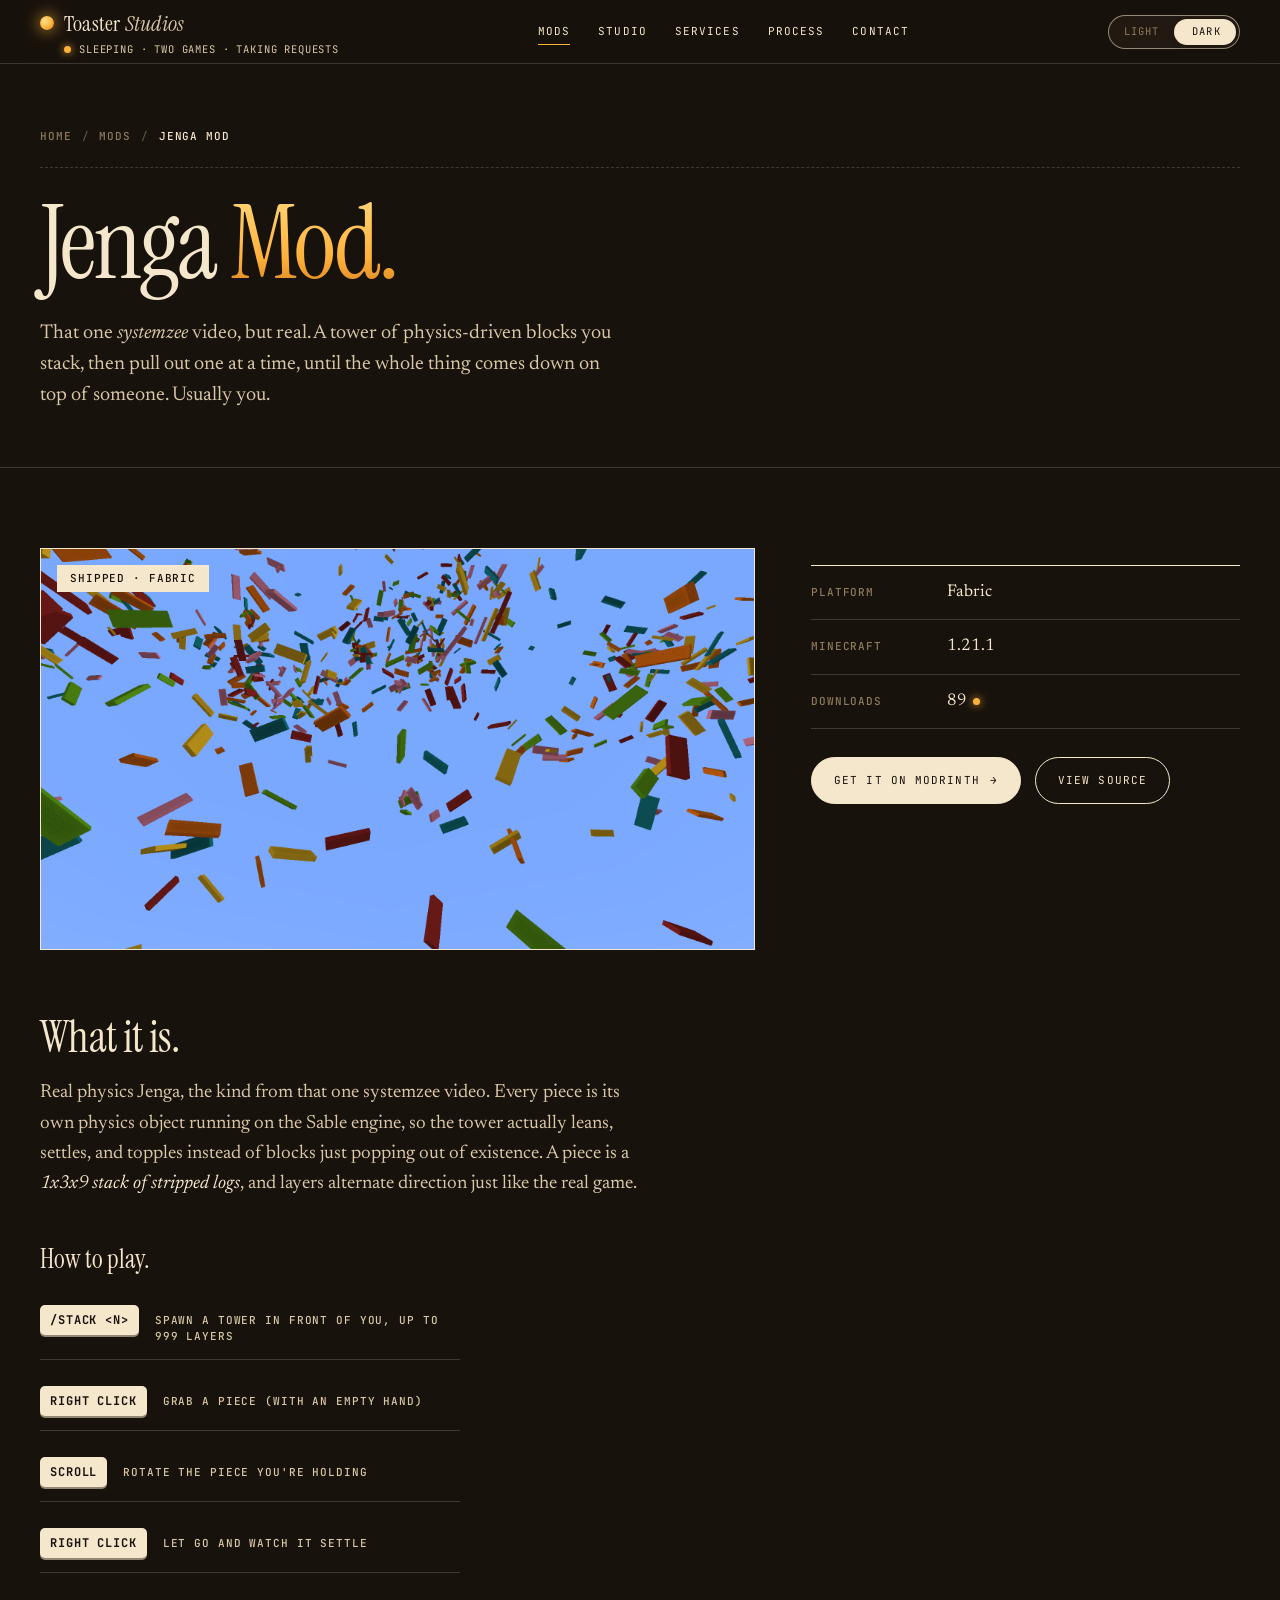
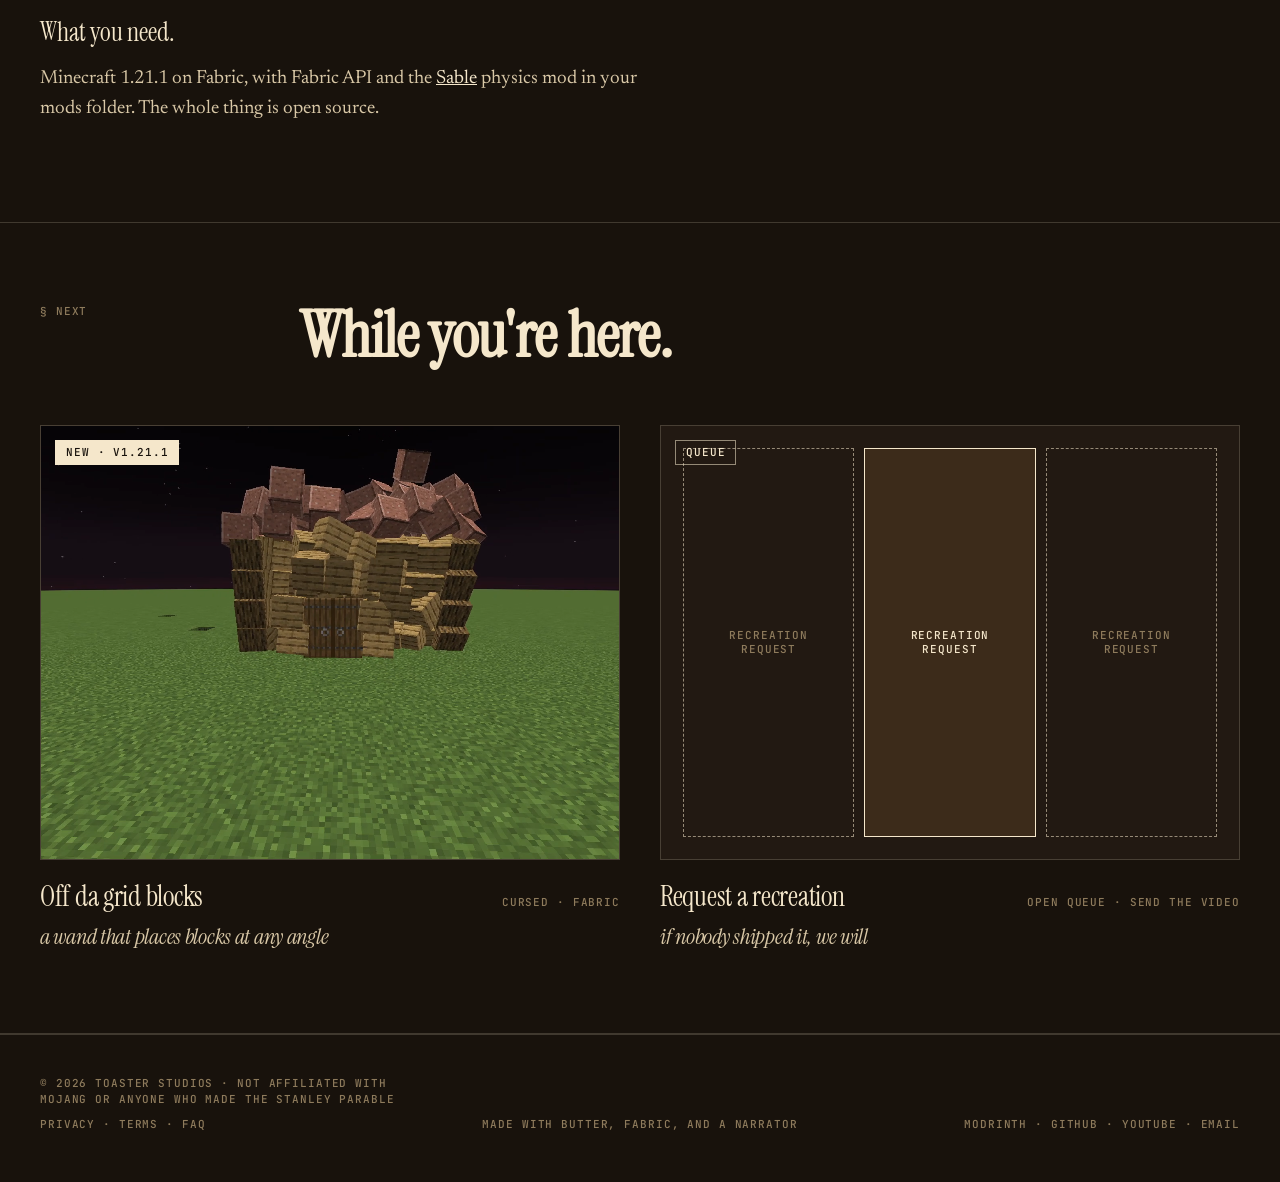
<file: mods/jengamod/index.html>
<!doctype html>
<html lang="en" data-palette="ember">
<head>
<meta charset="utf-8" />
<title>Jenga Mod / Toaster Studios</title>
<meta name="description" content="Jenga Mod — a recreation of that one systemzee video, but real. Stack a tower of physics-driven blocks in Minecraft and pull them out one by one until it all comes down. Fabric, client + server." />
<link rel="icon" type="image/x-icon" href="/assets/img/favicon.ico" />
<meta name="viewport" content="width=device-width,initial-scale=1" />
<!-- Google AdSense -->
<script async src="https://pagead2.googlesyndication.com/pagead/js/adsbygoogle.js?client=ca-pub-9911131262467249" crossorigin="anonymous"></script>
<link rel="preconnect" href="https://fonts.googleapis.com" />
<link rel="preconnect" href="https://fonts.gstatic.com" crossorigin />
<link rel="stylesheet" href="https://fonts.googleapis.com/css2?family=Instrument+Serif:ital@0;1&family=JetBrains+Mono:wght@400;500&family=Newsreader:ital,opsz,wght@0,6..72,400;0,6..72,500;1,6..72,400&display=swap" />
<script>
  (function () {
    var d = document.documentElement;
    d.classList.add('js');
    try {
      var m = localStorage.getItem('ts-mode');
      d.setAttribute('data-palette', m === 'light' ? 'toast' : 'ember');
    } catch (e) { d.setAttribute('data-palette', 'ember'); }
  })();
</script>
<link rel="stylesheet" href="/assets/css/site.css?v=20260624c" />
</head>
<body data-page="mods">

<!-- ============== PAGE HERO ============== -->
<header class="page-hero">
  <div class="wrap">
    <div class="breadcrumb mono">
      <a href="/">Home</a><span class="sep">/</span><a href="/mods/">Mods</a><span class="sep">/</span><span class="here">Jenga Mod</span>
    </div>
    <h1 class="page-title">Jenga <span class="gold">Mod.</span></h1>
    <p class="page-sub">
      That one <em>systemzee</em> video, but real. A tower of physics-driven
      blocks you stack, then pull out one at a time, until the whole thing
      comes down on top of someone. Usually you.
    </p>
  </div>
</header>

<!-- ============== DETAIL ============== -->
<section class="mod-detail">
  <div class="wrap">
    <div class="mod-layout">

      <div class="mod-shot" data-reveal>
        <img src="/assets/img/jenga-shot.png" alt="Jenga Mod in-game: a tall stacked tower of wooden blocks" />
        <span class="badge mono">SHIPPED · FABRIC</span>
      </div>

      <aside class="mod-aside" data-reveal>
        <dl class="spec">
          <div class="row"><dt class="mono">Platform</dt><dd>Fabric</dd></div>
          <div class="row"><dt class="mono">Minecraft</dt><dd>1.21.1</dd></div>
          <div class="row"><dt class="mono">Downloads</dt><dd><span class="count live" id="jengaDownloads" data-count-to="89">0</span><span class="live-dot" aria-hidden="true"></span></dd></div>
        </dl>
        <div class="cta-row">
          <a class="btn primary" href="https://modrinth.com/mod/jenga-mod" target="_blank" rel="noopener">Get it on Modrinth <span class="arrow">→</span></a>
          <a class="btn ghost" href="https://github.com/ToasterStudiosMods/Jenga-Mod" target="_blank" rel="noopener">View source</a>
        </div>
      </aside>

    </div>

    <div class="mod-body">
      <div class="prose">
        <h2>What it is.</h2>
        <p>
          Real physics Jenga, the kind from that one systemzee video. Every
          piece is its own physics object running on the Sable engine, so the
          tower actually leans, settles, and topples instead of blocks just
          popping out of existence. A piece is a <em>1x3x9 stack of stripped
          logs</em>, and layers alternate direction just like the real game.
        </p>

        <h3>How to play.</h3>
        <ul class="controls mono">
          <li><span class="keys"><kbd>/stack &lt;N&gt;</kbd></span> Spawn a tower in front of you, up to 999 layers</li>
          <li><span class="keys"><kbd>Right click</kbd></span> Grab a piece (with an empty hand)</li>
          <li><span class="keys"><kbd>Scroll</kbd></span> Rotate the piece you're holding</li>
          <li><span class="keys"><kbd>Right click</kbd></span> Let go and watch it settle</li>
        </ul>

        <h3>What you need.</h3>
        <p>
          Minecraft 1.21.1 on Fabric, with Fabric API and the
          <a href="https://modrinth.com/mod/sable" target="_blank" rel="noopener">Sable</a>
          physics mod in your mods folder. The whole thing is open source.
        </p>
      </div>
    </div>
  </div>
</section>

<!-- ============== RELATED ============== -->
<section class="related">
  <div class="wrap">
    <div class="sec-head">
      <div class="mono index">§ Next</div>
      <h2 class="sec-title">While you're here.</h2>
    </div>
    <div class="related-grid">
      <a class="work" href="/mods/offgridblocks/" data-reveal>
        <div class="frame">
          <div class="frame-art offgrid photo">
            <img src="/assets/img/offgrid-shot.png" alt="Off da grid blocks in-game screenshot" />
            <span class="badge mono">NEW · v1.21.1</span>
          </div>
        </div>
        <div class="meta">
          <h3>Off da grid blocks <span class="sub">a wand that places blocks at any angle</span></h3>
          <span class="mono tags">Cursed · Fabric</span>
        </div>
      </a>
      <a class="work" href="/contact/" data-reveal>
        <div class="frame">
          <div class="frame-art queue">
            <div class="queue-grid" aria-hidden="true">
              <div class="q-card q-a"><span class="mono">RECREATION REQUEST</span></div>
              <div class="q-card q-b"><span class="mono">RECREATION REQUEST</span></div>
              <div class="q-card q-c"><span class="mono">RECREATION REQUEST</span></div>
            </div>
            <span class="badge mono outline">QUEUE</span>
          </div>
        </div>
        <div class="meta">
          <h3>Request a recreation <span class="sub">if nobody shipped it, we will</span></h3>
          <span class="mono tags">Open queue · Send the video</span>
        </div>
      </a>
    </div>
  </div>
</section>

<script src="/assets/js/site.js?v=20260624c"></script>
</body>
</html>
</file>
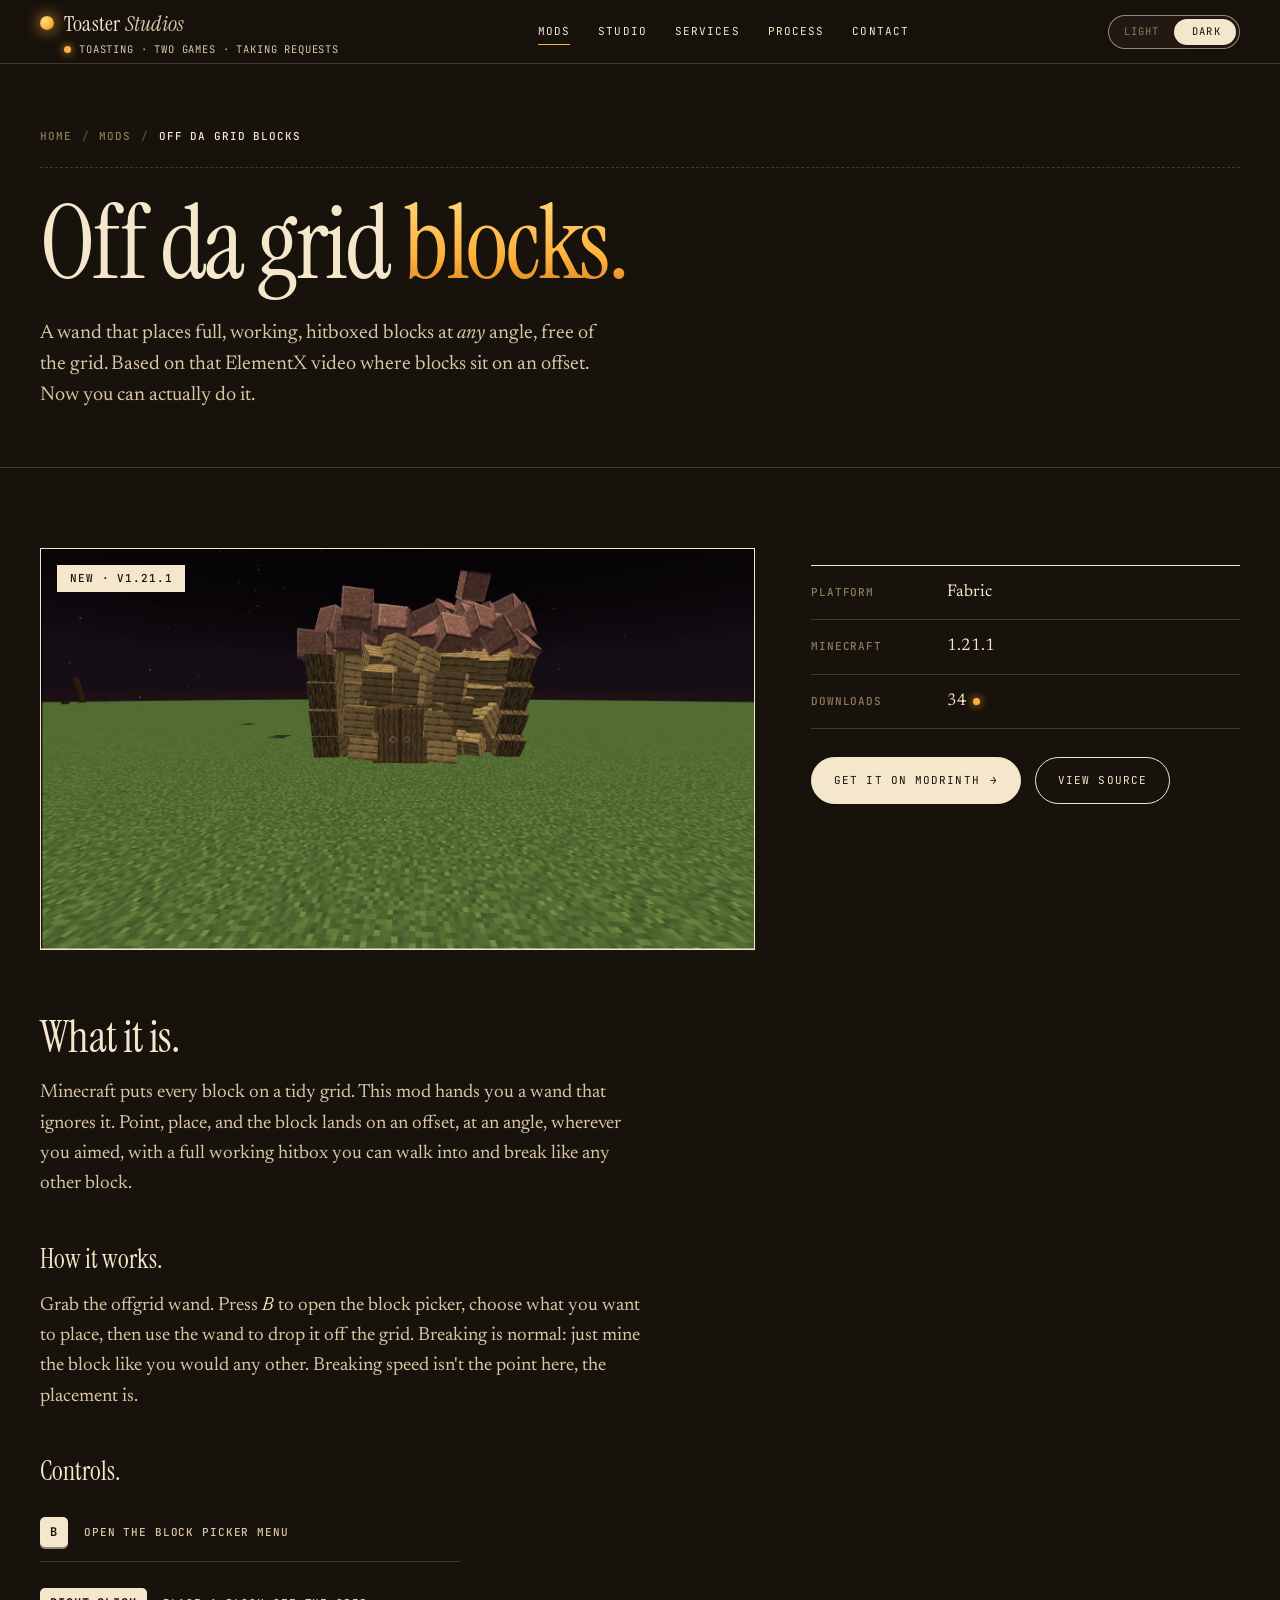
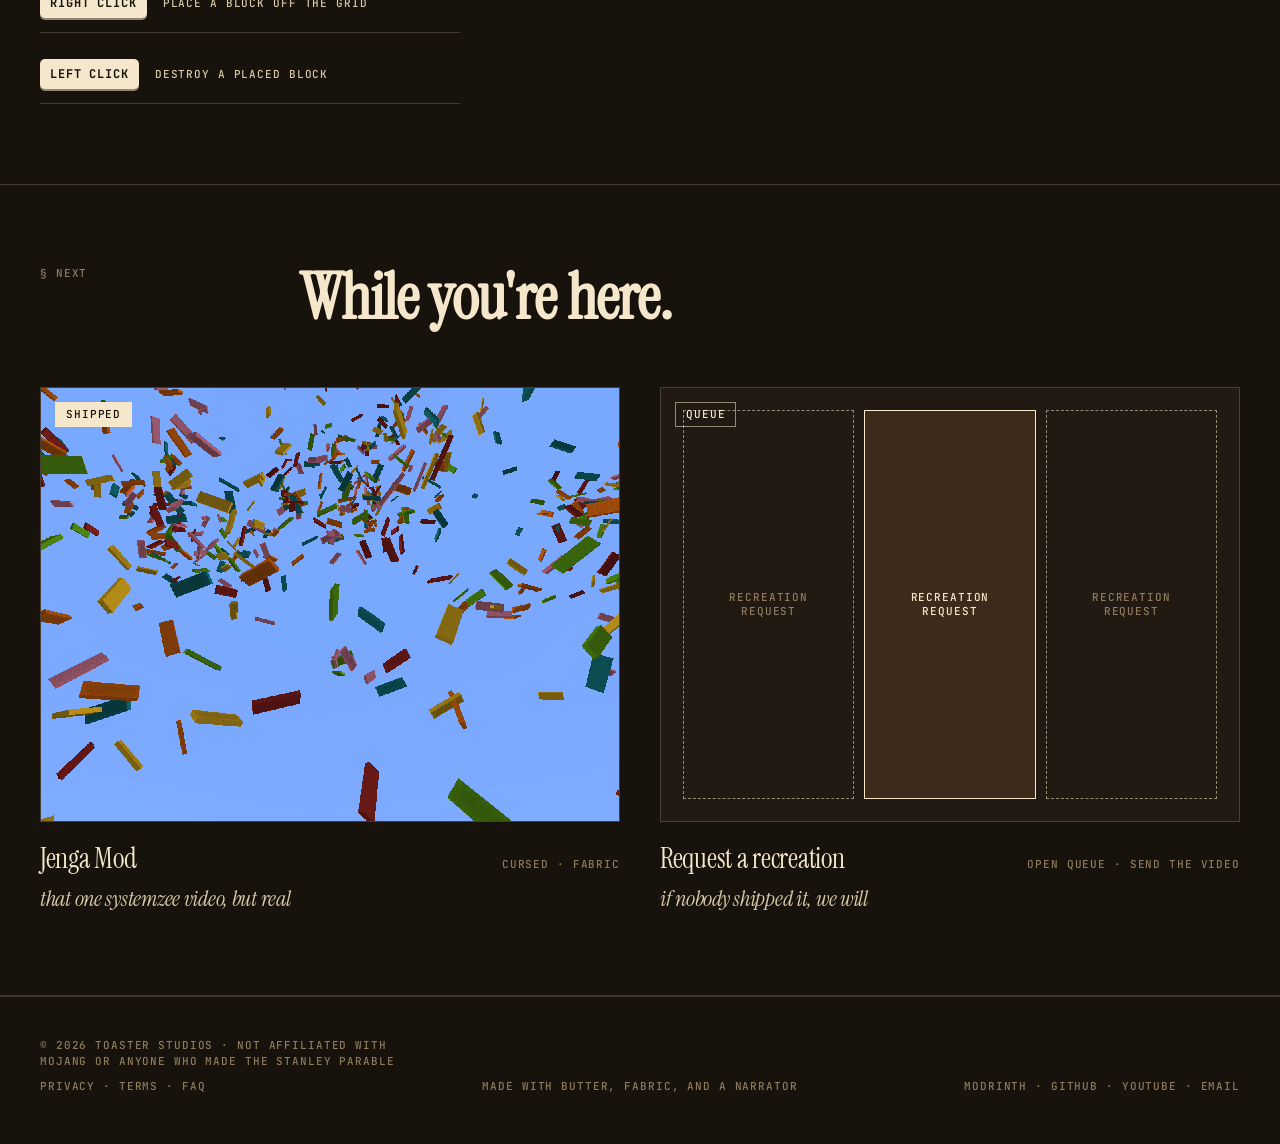
<file: mods/offgridblocks/index.html>
<!doctype html>
<html lang="en" data-palette="ember">
<head>
<meta charset="utf-8" />
<title>Off da grid blocks / Toaster Studios</title>
<meta name="description" content="Off da grid blocks — a wand that places fully hitboxed Minecraft blocks at any angle, off the grid. Inspired by an ElementX video. Fabric, Minecraft 1.21.1." />
<link rel="icon" type="image/x-icon" href="/assets/img/favicon.ico" />
<meta name="viewport" content="width=device-width,initial-scale=1" />
<!-- Google AdSense -->
<script async src="https://pagead2.googlesyndication.com/pagead/js/adsbygoogle.js?client=ca-pub-9911131262467249" crossorigin="anonymous"></script>
<link rel="preconnect" href="https://fonts.googleapis.com" />
<link rel="preconnect" href="https://fonts.gstatic.com" crossorigin />
<link rel="stylesheet" href="https://fonts.googleapis.com/css2?family=Instrument+Serif:ital@0;1&family=JetBrains+Mono:wght@400;500&family=Newsreader:ital,opsz,wght@0,6..72,400;0,6..72,500;1,6..72,400&display=swap" />
<script>
  (function () {
    var d = document.documentElement;
    d.classList.add('js');
    try {
      var m = localStorage.getItem('ts-mode');
      d.setAttribute('data-palette', m === 'light' ? 'toast' : 'ember');
    } catch (e) { d.setAttribute('data-palette', 'ember'); }
  })();
</script>
<link rel="stylesheet" href="/assets/css/site.css?v=20260624c" />
</head>
<body data-page="mods">

<!-- ============== PAGE HERO ============== -->
<header class="page-hero">
  <div class="wrap">
    <div class="breadcrumb mono">
      <a href="/">Home</a><span class="sep">/</span><a href="/mods/">Mods</a><span class="sep">/</span><span class="here">Off da grid blocks</span>
    </div>
    <h1 class="page-title">Off da grid <span class="gold">blocks.</span></h1>
    <p class="page-sub">
      A wand that places full, working, hitboxed blocks at <em>any</em> angle,
      free of the grid. Based on that ElementX video where blocks sit on an
      offset. Now you can actually do it.
    </p>
  </div>
</header>

<!-- ============== DETAIL ============== -->
<section class="mod-detail">
  <div class="wrap">
    <div class="mod-layout">

      <div class="mod-shot" data-reveal>
        <img src="/assets/img/offgrid-shot.png" alt="Off da grid blocks in-game: blocks placed at offset angles" />
        <span class="badge mono">NEW · v1.21.1</span>
      </div>

      <aside class="mod-aside" data-reveal>
        <dl class="spec">
          <div class="row"><dt class="mono">Platform</dt><dd>Fabric</dd></div>
          <div class="row"><dt class="mono">Minecraft</dt><dd>1.21.1</dd></div>
          <div class="row"><dt class="mono">Downloads</dt><dd><span class="count live" id="offgridDownloads" data-count-to="34">0</span><span class="live-dot" aria-hidden="true"></span></dd></div>
        </dl>
        <div class="cta-row">
          <a class="btn primary" href="https://modrinth.com/mod/off-da-grid-blocks" target="_blank" rel="noopener">Get it on Modrinth <span class="arrow">→</span></a>
          <a class="btn ghost" href="https://github.com/ToasterStudiosMods/Off-da-grid-blocks" target="_blank" rel="noopener">View source</a>
        </div>
      </aside>

    </div>

    <div class="mod-body">
      <div class="prose">
        <h2>What it is.</h2>
        <p>
          Minecraft puts every block on a tidy grid. This mod hands you a wand
          that ignores it. Point, place, and the block lands on an offset, at an
          angle, wherever you aimed, with a full working hitbox you can walk into
          and break like any other block.
        </p>

        <h3>How it works.</h3>
        <p>
          Grab the offgrid wand. Press <em>B</em> to open the block picker,
          choose what you want to place, then use the wand to drop it off the
          grid. Breaking is normal: just mine the block like you would any other.
          Breaking speed isn't the point here, the placement is.
        </p>

        <h3>Controls.</h3>
        <ul class="controls mono">
          <li><span class="keys"><kbd>B</kbd></span> Open the block picker menu</li>
          <li><span class="keys"><kbd>Right click</kbd></span> Place a block off the grid</li>
          <li><span class="keys"><kbd>Left click</kbd></span> Destroy a placed block</li>
        </ul>
      </div>
    </div>
  </div>
</section>

<!-- ============== RELATED ============== -->
<section class="related">
  <div class="wrap">
    <div class="sec-head">
      <div class="mono index">§ Next</div>
      <h2 class="sec-title">While you're here.</h2>
    </div>
    <div class="related-grid">
      <a class="work" href="/mods/jengamod/" data-reveal>
        <div class="frame">
          <div class="frame-art jenga photo">
            <img src="/assets/img/jenga-shot.png" alt="Jenga Mod in-game screenshot" />
            <span class="badge mono">SHIPPED</span>
          </div>
        </div>
        <div class="meta">
          <h3>Jenga Mod <span class="sub">that one systemzee video, but real</span></h3>
          <span class="mono tags">Cursed · Fabric</span>
        </div>
      </a>
      <a class="work" href="/contact/" data-reveal>
        <div class="frame">
          <div class="frame-art queue">
            <div class="queue-grid" aria-hidden="true">
              <div class="q-card q-a"><span class="mono">RECREATION REQUEST</span></div>
              <div class="q-card q-b"><span class="mono">RECREATION REQUEST</span></div>
              <div class="q-card q-c"><span class="mono">RECREATION REQUEST</span></div>
            </div>
            <span class="badge mono outline">QUEUE</span>
          </div>
        </div>
        <div class="meta">
          <h3>Request a recreation <span class="sub">if nobody shipped it, we will</span></h3>
          <span class="mono tags">Open queue · Send the video</span>
        </div>
      </a>
    </div>
  </div>
</section>

<script src="/assets/js/site.js?v=20260624c"></script>
</body>
</html>
</file>
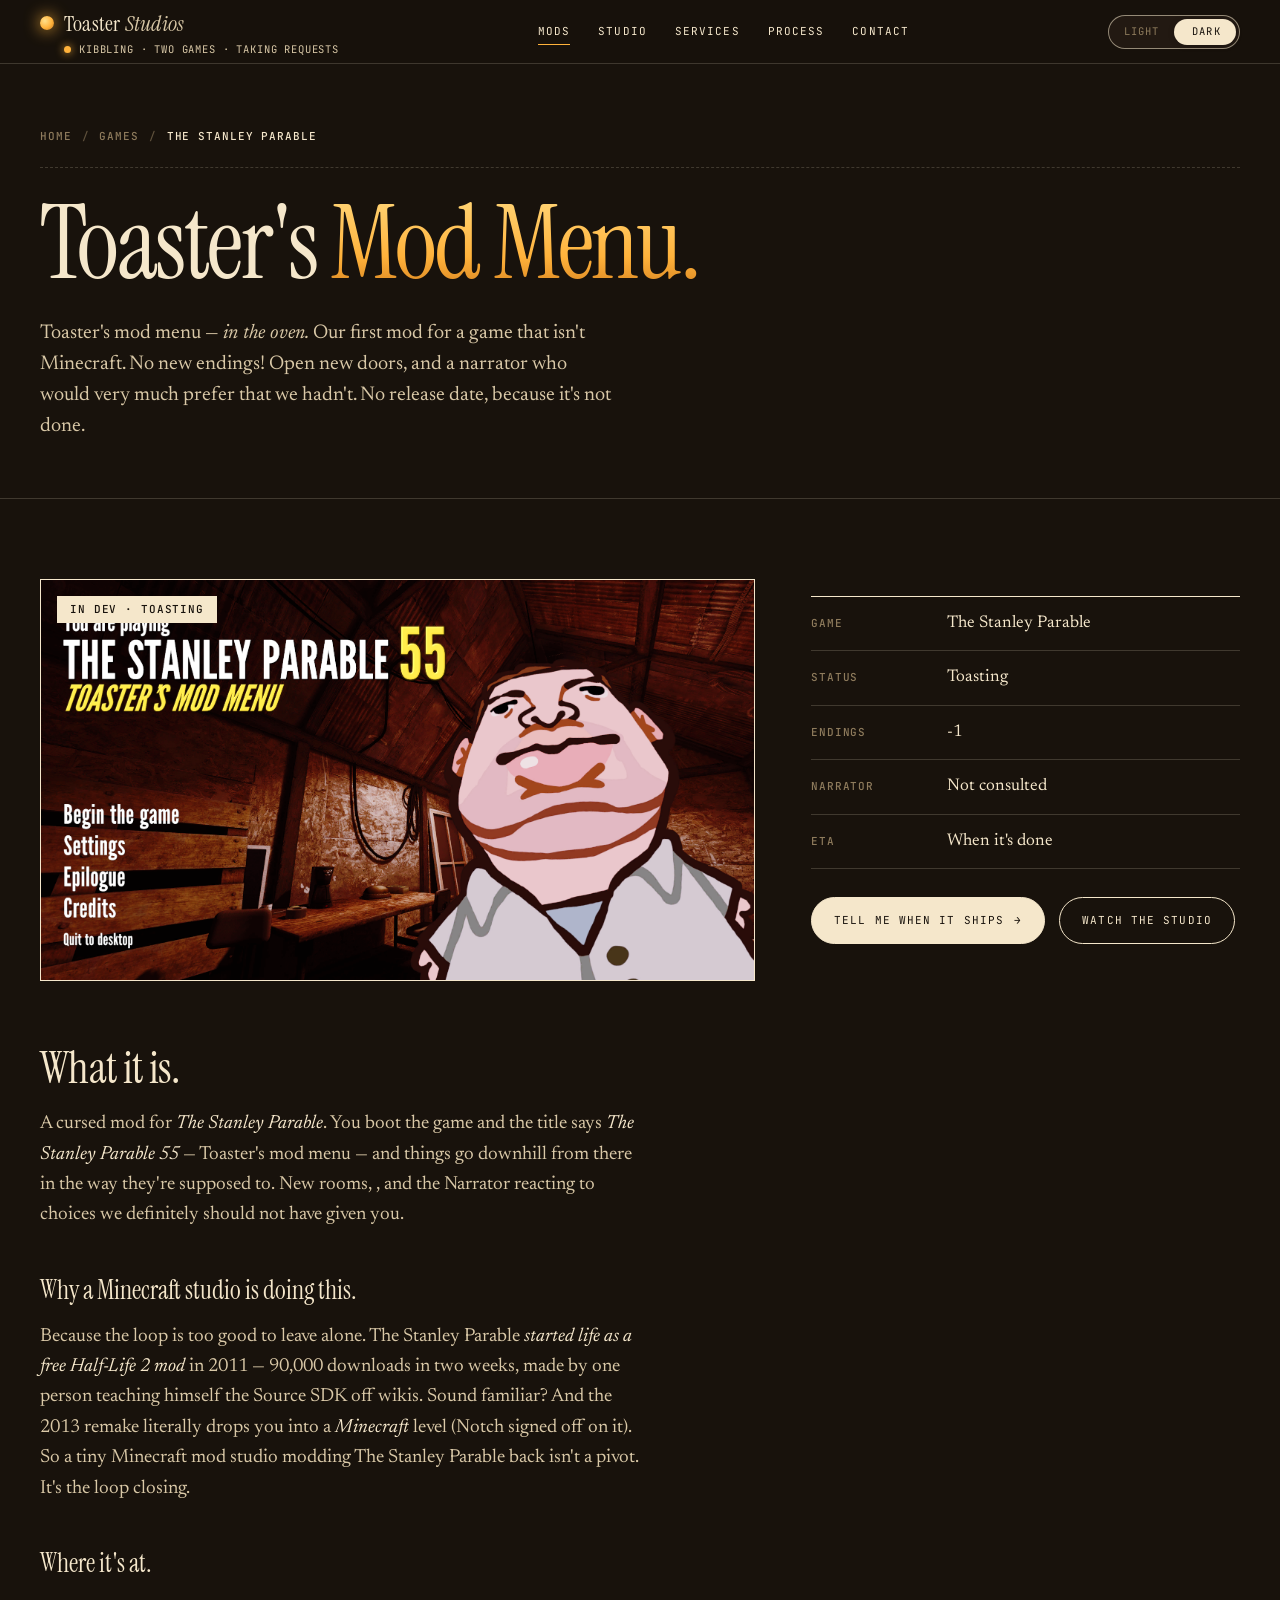
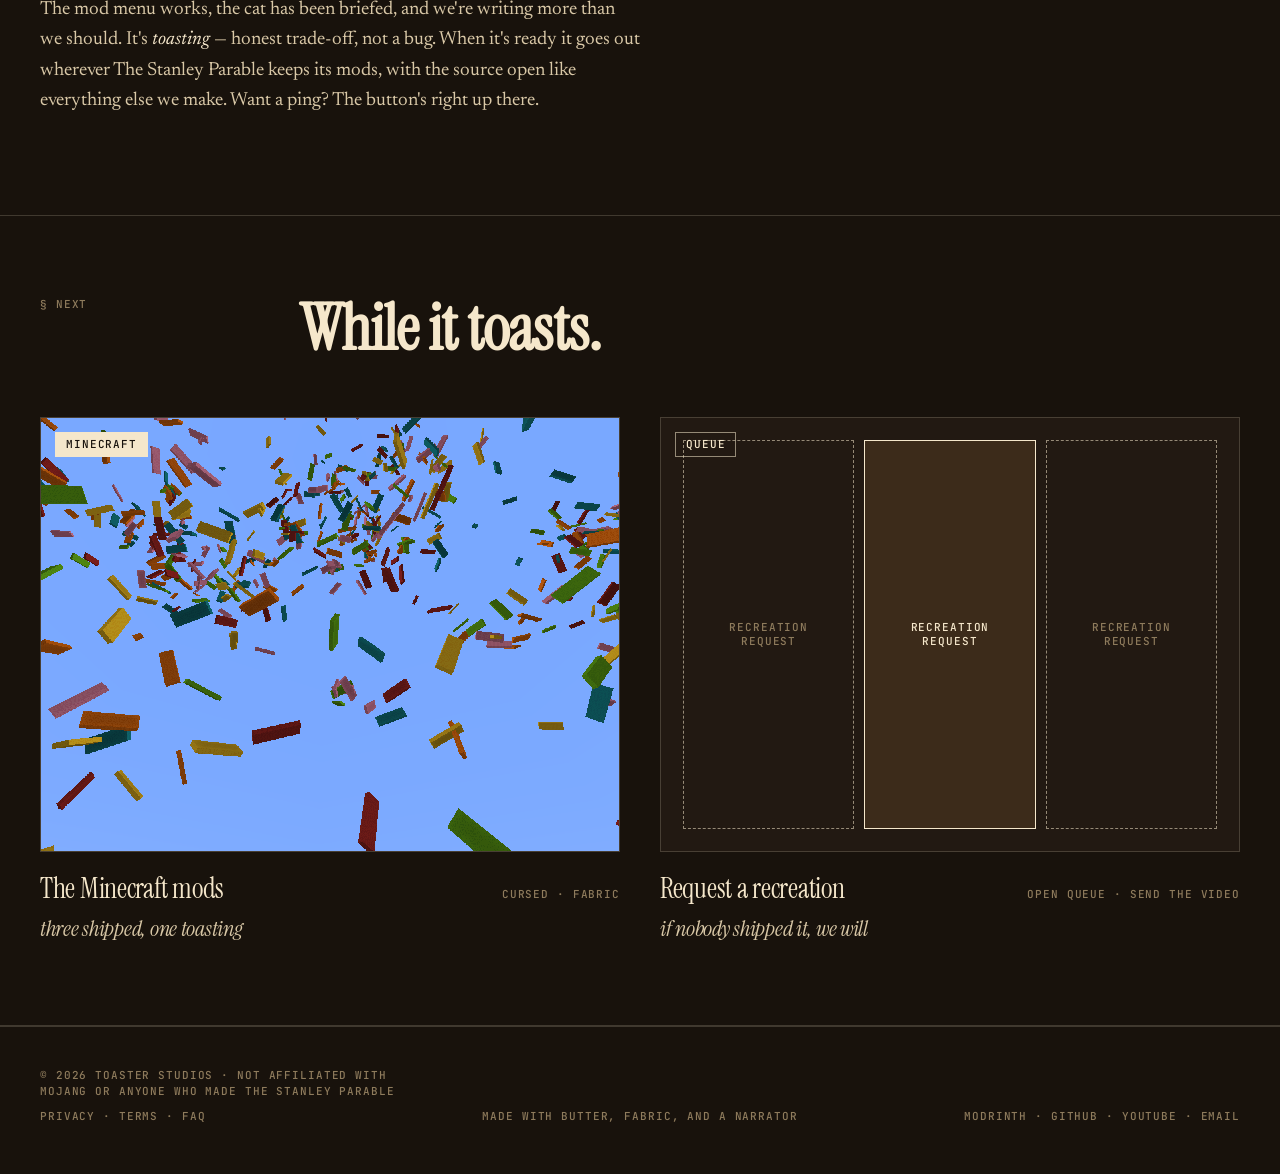
<file: mods/stanley-parable/index.html>
<!doctype html>
<html lang="en" data-palette="ember">
<head>
<meta charset="utf-8" />
<title>Toaster's Mod Menu/ Toaster Studios</title>
<meta name="description" content="The Stanley Parable 55 — Toaster's mod menu. A cursed Stanley Parable mod currently in the oven. New doors, a narrator who'd rather we didn't. From the studio that mods Minecraft." />
<link rel="icon" type="image/x-icon" href="/assets/img/favicon.ico" />
<meta name="viewport" content="width=device-width,initial-scale=1" />
<!-- Google AdSense -->
<script async src="https://pagead2.googlesyndication.com/pagead/js/adsbygoogle.js?client=ca-pub-9911131262467249" crossorigin="anonymous"></script>
<link rel="preconnect" href="https://fonts.googleapis.com" />
<link rel="preconnect" href="https://fonts.gstatic.com" crossorigin />
<link rel="stylesheet" href="https://fonts.googleapis.com/css2?family=Instrument+Serif:ital@0;1&family=JetBrains+Mono:wght@400;500&family=Newsreader:ital,opsz,wght@0,6..72,400;0,6..72,500;1,6..72,400&display=swap" />
<script>
  (function () {
    var d = document.documentElement;
    d.classList.add('js');
    try {
      var m = localStorage.getItem('ts-mode');
      d.setAttribute('data-palette', m === 'light' ? 'toast' : 'ember');
    } catch (e) { d.setAttribute('data-palette', 'ember'); }
  })();
</script>
<link rel="stylesheet" href="/assets/css/site.css?v=20260624c" />
</head>
<body data-page="mods">

<!-- ============== PAGE HERO ============== -->
<header class="page-hero">
  <div class="wrap">
    <div class="breadcrumb mono">
      <a href="/">Home</a><span class="sep">/</span><a href="/#games">Games</a><span class="sep">/</span><span class="here">The Stanley Parable</span>
    </div>
    <h1 class="page-title">Toaster's <span class="gold">Mod Menu.</span></h1>
    <p class="page-sub">
      Toaster's mod menu — <em>in the oven.</em> Our first mod for a game that
      isn't Minecraft. No new endings! Open new doors, and a narrator who would very much
      prefer that we hadn't. No release date, because it's not done.
    </p>
  </div>
</header>

<!-- ============== DETAIL ============== -->
<section class="mod-detail">
  <div class="wrap">
    <div class="mod-layout">

      <div class="mod-shot" data-reveal>
        <img src="/assets/img/stanley55-menu.png" alt="The Stanley Parable 55 title screen — Toaster's mod menu, with Begin the game / Settings / Epilogue / Credits" />
        <span class="badge mono">IN DEV · TOASTING</span>
      </div>

      <aside class="mod-aside" data-reveal>
        <dl class="spec">
          <div class="row"><dt class="mono">Game</dt><dd>The Stanley Parable</dd></div>
          <div class="row"><dt class="mono">Status</dt><dd>Toasting</dd></div>
          <div class="row"><dt class="mono">Endings</dt><dd>-1</dd></div>
          <div class="row"><dt class="mono">Narrator</dt><dd>Not consulted</dd></div>
          <div class="row"><dt class="mono">ETA</dt><dd>When it's done</dd></div>
        </dl>
        <div class="cta-row">
          <a class="btn primary" href="mailto:toasterstudiosmods+requests@gmail.com?subject=Tell%20me%20when%20Stanley%2055%20ships&body=Ping%20me%20when%20The%20Stanley%20Parable%2055%20is%20out.">Tell me when it ships <span class="arrow">→</span></a>
          <a class="btn ghost" href="https://www.youtube.com/@ToasterStudiosMods" target="_blank" rel="noopener">Watch the studio</a>
        </div>
      </aside>

    </div>

    <div class="mod-body">
      <div class="prose">
        <h2>What it is.</h2>
        <p>
          A cursed mod for <em>The Stanley Parable</em>. You boot the game and the
          title says <em>The Stanley Parable 55</em> — Toaster's mod menu — and
          things go downhill from there in the way they're supposed to. New rooms,
          , and the Narrator reacting to choices we definitely should
          not have given you.
        </p>

        <h3>Why a Minecraft studio is doing this.</h3>
        <p>
          Because the loop is too good to leave alone. The Stanley Parable
          <em>started life as a free Half-Life 2 mod</em> in 2011 — 90,000
          downloads in two weeks, made by one person teaching himself the Source
          SDK off wikis. Sound familiar? And the 2013 remake literally drops you
          into a <em>Minecraft</em> level (Notch signed off on it). So a tiny
          Minecraft mod studio modding The Stanley Parable back isn't a pivot.
          It's the loop closing.
        </p>

        <h3>Where it's at.</h3>
        <p>
          The mod menu works, the cat has been briefed, and we're writing more
          than we should. It's <em>toasting</em> — honest trade-off, not a bug.
          When it's ready it goes out wherever The Stanley Parable keeps its mods,
          with the source open like everything else we make. Want a ping? The
          button's right up there.
        </p>
      </div>
    </div>
  </div>
</section>

<!-- ============== RELATED ============== -->
<section class="related">
  <div class="wrap">
    <div class="sec-head">
      <div class="mono index">§ Next</div>
      <h2 class="sec-title">While it toasts.</h2>
    </div>
    <div class="related-grid">
      <a class="work" href="/mods/" data-reveal>
        <div class="frame">
          <div class="frame-art photo">
            <img src="/assets/img/jenga-shot.png" alt="Jenga Mod in-game screenshot" />
            <span class="badge mono">MINECRAFT</span>
          </div>
        </div>
        <div class="meta">
          <h3>The Minecraft mods <span class="sub">three shipped, one toasting</span></h3>
          <span class="mono tags">Cursed · Fabric</span>
        </div>
      </a>
      <a class="work" href="/contact/" data-reveal>
        <div class="frame">
          <div class="frame-art queue">
            <div class="queue-grid" aria-hidden="true">
              <div class="q-card q-a"><span class="mono">RECREATION REQUEST</span></div>
              <div class="q-card q-b"><span class="mono">RECREATION REQUEST</span></div>
              <div class="q-card q-c"><span class="mono">RECREATION REQUEST</span></div>
            </div>
            <span class="badge mono outline">QUEUE</span>
          </div>
        </div>
        <div class="meta">
          <h3>Request a recreation <span class="sub">if nobody shipped it, we will</span></h3>
          <span class="mono tags">Open queue · Send the video</span>
        </div>
      </a>
    </div>
  </div>
</section>

<script src="/assets/js/site.js?v=20260624c"></script>
</body>
</html>
</file>
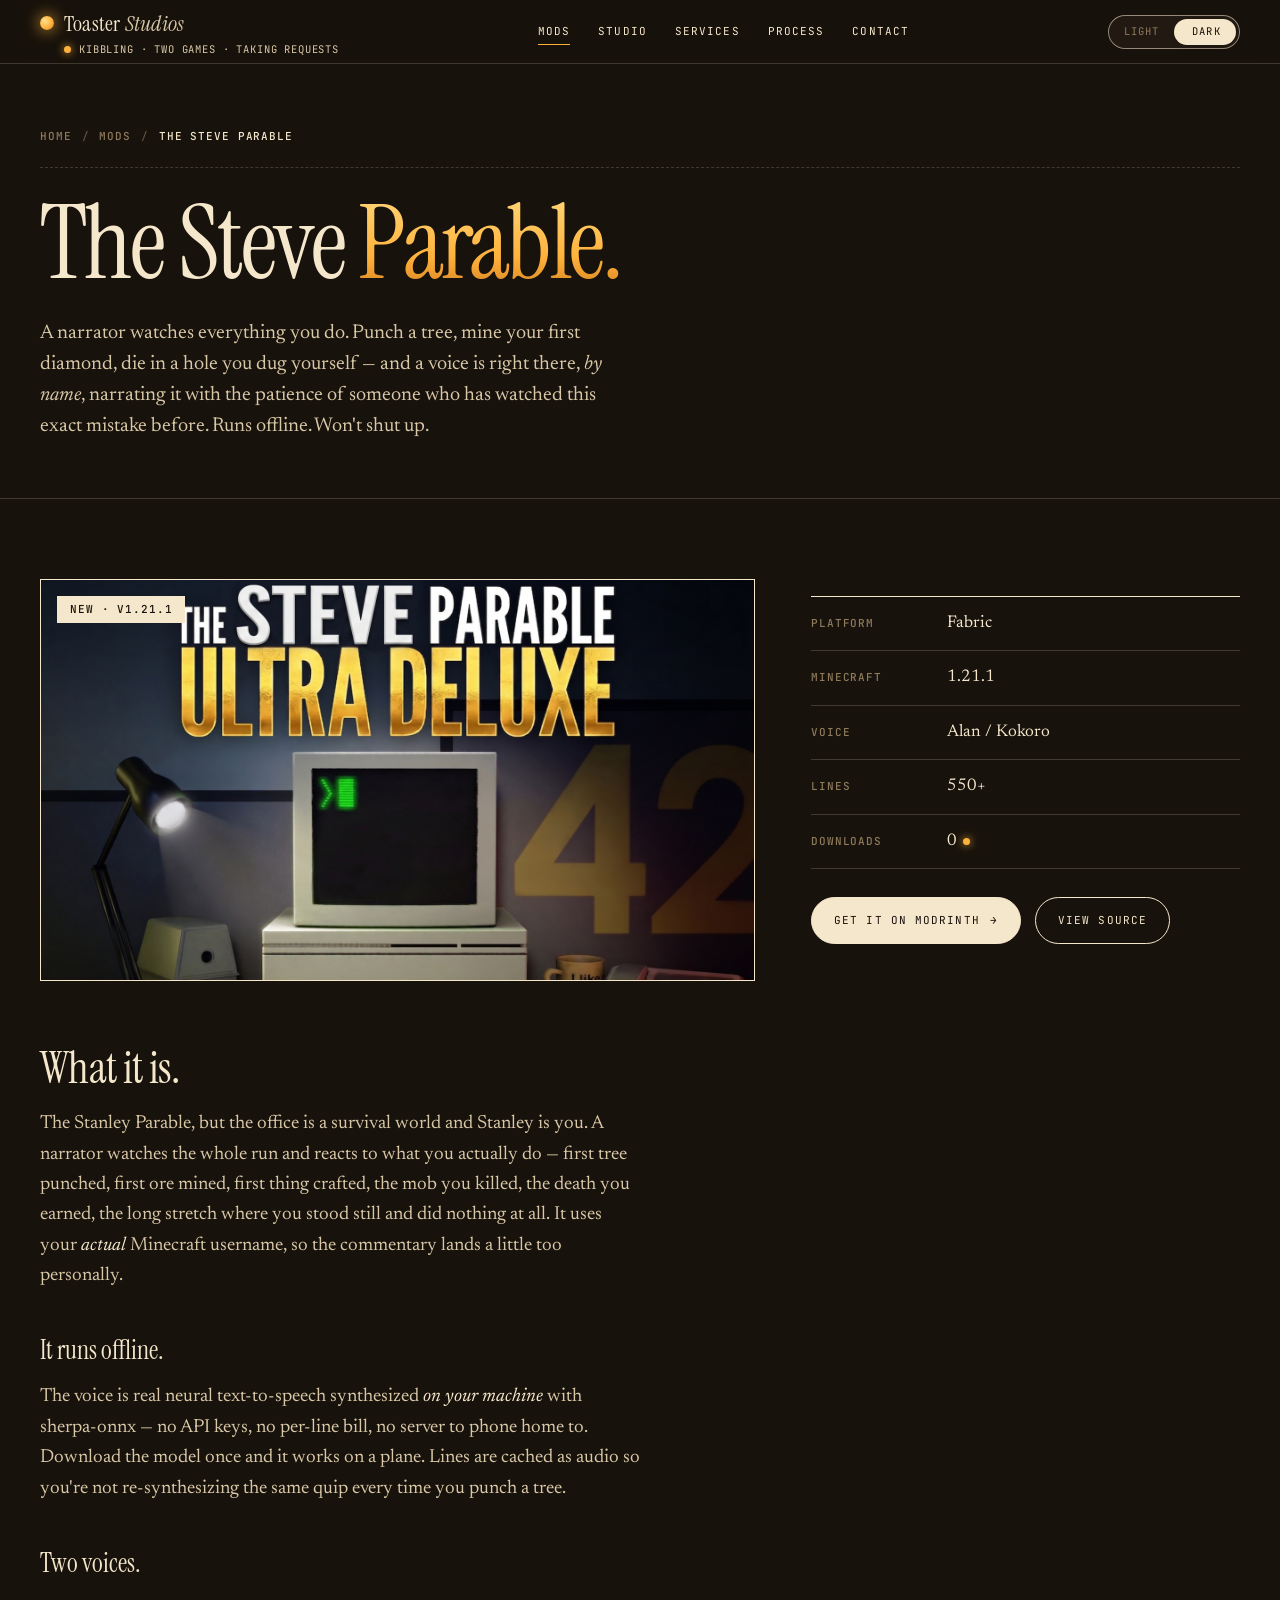
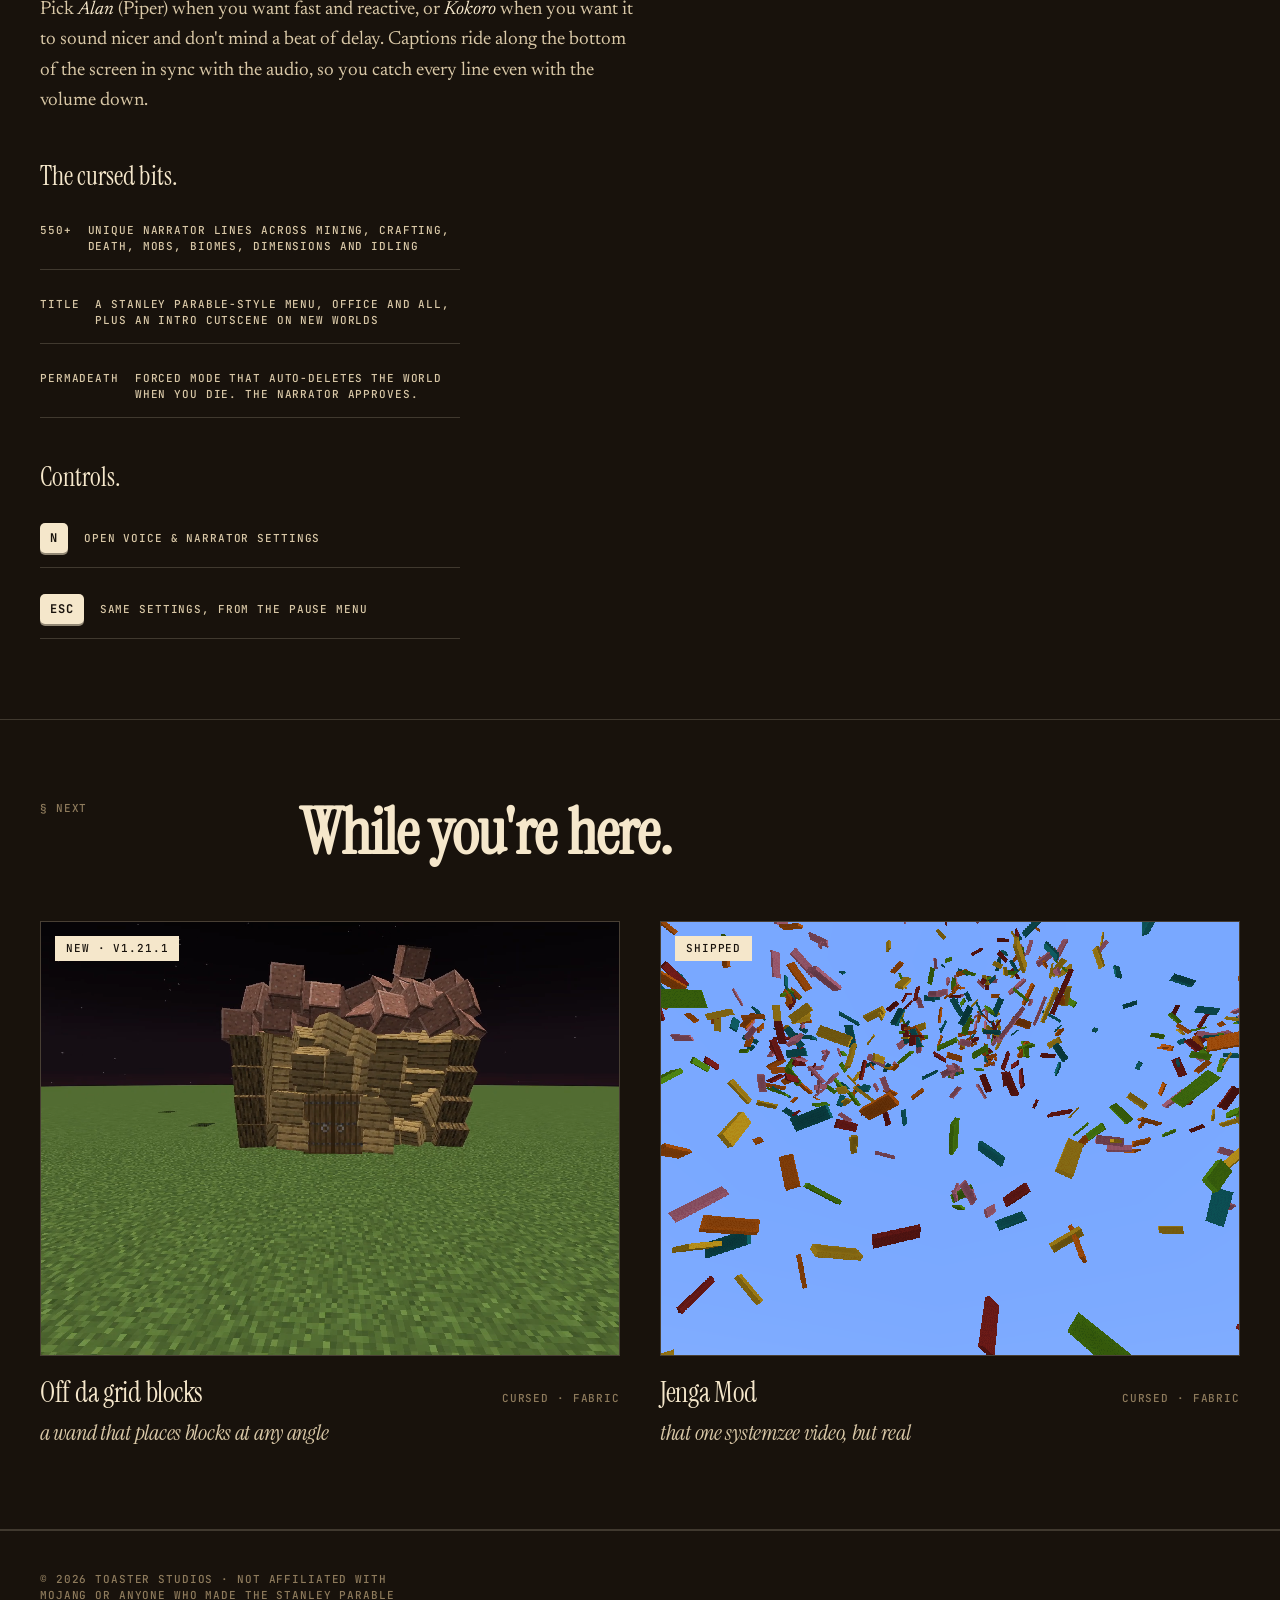
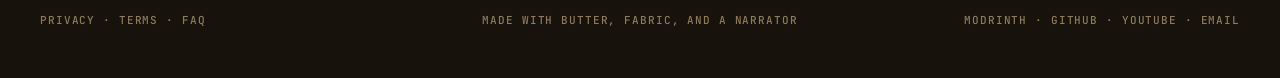
<file: mods/steve-parable/index.html>
<!doctype html>
<html lang="en" data-palette="ember">
<head>
<meta charset="utf-8" />
<title>The Steve Parable / Toaster Studios</title>
<meta name="description" content="The Steve Parable — a narrator watches everything you do in Minecraft and won't stop talking about it. Offline neural voice, 550+ lines, a Stanley Parable-style title screen. Fabric, Minecraft 1.21.1." />
<link rel="icon" type="image/x-icon" href="/assets/img/favicon.ico" />
<meta name="viewport" content="width=device-width,initial-scale=1" />
<!-- Google AdSense -->
<script async src="https://pagead2.googlesyndication.com/pagead/js/adsbygoogle.js?client=ca-pub-9911131262467249" crossorigin="anonymous"></script>
<link rel="preconnect" href="https://fonts.googleapis.com" />
<link rel="preconnect" href="https://fonts.gstatic.com" crossorigin />
<link rel="stylesheet" href="https://fonts.googleapis.com/css2?family=Instrument+Serif:ital@0;1&family=JetBrains+Mono:wght@400;500&family=Newsreader:ital,opsz,wght@0,6..72,400;0,6..72,500;1,6..72,400&display=swap" />
<script>
  (function () {
    var d = document.documentElement;
    d.classList.add('js');
    try {
      var m = localStorage.getItem('ts-mode');
      d.setAttribute('data-palette', m === 'light' ? 'toast' : 'ember');
    } catch (e) { d.setAttribute('data-palette', 'ember'); }
  })();
</script>
<link rel="stylesheet" href="/assets/css/site.css?v=20260624c" />
</head>
<body data-page="mods">

<!-- ============== PAGE HERO ============== -->
<header class="page-hero">
  <div class="wrap">
    <div class="breadcrumb mono">
      <a href="/">Home</a><span class="sep">/</span><a href="/mods/">Mods</a><span class="sep">/</span><span class="here">The Steve Parable</span>
    </div>
    <h1 class="page-title">The Steve <span class="gold">Parable.</span></h1>
    <p class="page-sub">
      A narrator watches everything you do. Punch a tree, mine your first
      diamond, die in a hole you dug yourself — and a voice is right there,
      <em>by name</em>, narrating it with the patience of someone who has
      watched this exact mistake before. Runs offline. Won't shut up.
    </p>
  </div>
</header>

<!-- ============== DETAIL ============== -->
<section class="mod-detail">
  <div class="wrap">
    <div class="mod-layout">

      <div class="mod-shot" data-reveal>
        <img src="/assets/img/steve-shot.png" alt="The Steve Parable title screen — a Stanley Parable-style office menu" onerror="this.onerror=null;this.src='/assets/img/stanley55-menu.png';this.style.objectPosition='center';" />
        <span class="badge mono">NEW · v1.21.1</span>
      </div>

      <aside class="mod-aside" data-reveal>
        <dl class="spec">
          <div class="row"><dt class="mono">Platform</dt><dd>Fabric</dd></div>
          <div class="row"><dt class="mono">Minecraft</dt><dd>1.21.1</dd></div>
          <div class="row"><dt class="mono">Voice</dt><dd>Alan / Kokoro</dd></div>
          <div class="row"><dt class="mono">Lines</dt><dd>550+</dd></div>
          <div class="row"><dt class="mono">Downloads</dt><dd><span class="count live" id="steveDownloads" data-count-to="0">0</span><span class="live-dot" aria-hidden="true"></span></dd></div>
        </dl>
        <div class="cta-row">
          <a class="btn primary" href="https://modrinth.com/mod/the-steve-parable" target="_blank" rel="noopener">Get it on Modrinth <span class="arrow">→</span></a>
          <a class="btn ghost" href="https://github.com/ToasterStudiosMods/steve-parable" target="_blank" rel="noopener">View source</a>
        </div>
      </aside>

    </div>

    <div class="mod-body">
      <div class="prose">
        <h2>What it is.</h2>
        <p>
          The Stanley Parable, but the office is a survival world and Stanley is
          you. A narrator watches the whole run and reacts to what you actually
          do — first tree punched, first ore mined, first thing crafted, the mob
          you killed, the death you earned, the long stretch where you stood
          still and did nothing at all. It uses your <em>actual</em> Minecraft
          username, so the commentary lands a little too personally.
        </p>

        <h3>It runs offline.</h3>
        <p>
          The voice is real neural text-to-speech synthesized <em>on your
          machine</em> with sherpa-onnx — no API keys, no per-line bill, no
          server to phone home to. Download the model once and it works on a
          plane. Lines are cached as audio so you're not re-synthesizing the
          same quip every time you punch a tree.
        </p>

        <h3>Two voices.</h3>
        <p>
          Pick <em>Alan</em> (Piper) when you want fast and reactive, or
          <em>Kokoro</em> when you want it to sound nicer and don't mind a beat
          of delay. Captions ride along the bottom of the screen in sync with
          the audio, so you catch every line even with the volume down.
        </p>

        <h3>The cursed bits.</h3>
        <ul class="controls mono">
          <li><span class="keys">550+</span> unique narrator lines across mining, crafting, death, mobs, biomes, dimensions and idling</li>
          <li><span class="keys">Title</span> a Stanley Parable-style menu, office and all, plus an intro cutscene on new worlds</li>
          <li><span class="keys">Permadeath</span> FORCED mode that auto-deletes the world when you die. The narrator approves.</li>
        </ul>

        <h3>Controls.</h3>
        <ul class="controls mono">
          <li><span class="keys"><kbd>N</kbd></span> Open voice &amp; narrator settings</li>
          <li><span class="keys"><kbd>Esc</kbd></span> Same settings, from the pause menu</li>
        </ul>
      </div>
    </div>
  </div>
</section>

<!-- ============== RELATED ============== -->
<section class="related">
  <div class="wrap">
    <div class="sec-head">
      <div class="mono index">§ Next</div>
      <h2 class="sec-title">While you're here.</h2>
    </div>
    <div class="related-grid">
      <a class="work" href="/mods/offgridblocks/" data-reveal>
        <div class="frame">
          <div class="frame-art offgrid photo">
            <img src="/assets/img/offgrid-shot.png" alt="Off da grid blocks in-game screenshot" />
            <span class="badge mono">NEW · v1.21.1</span>
          </div>
        </div>
        <div class="meta">
          <h3>Off da grid blocks <span class="sub">a wand that places blocks at any angle</span></h3>
          <span class="mono tags">Cursed · Fabric</span>
        </div>
      </a>
      <a class="work" href="/mods/jengamod/" data-reveal>
        <div class="frame">
          <div class="frame-art jenga photo">
            <img src="/assets/img/jenga-shot.png" alt="Jenga Mod in-game screenshot" />
            <span class="badge mono">SHIPPED</span>
          </div>
        </div>
        <div class="meta">
          <h3>Jenga Mod <span class="sub">that one systemzee video, but real</span></h3>
          <span class="mono tags">Cursed · Fabric</span>
        </div>
      </a>
    </div>
  </div>
</section>

<script src="/assets/js/site.js?v=20260624c"></script>
</body>
</html>
</file>
<file: assets/css/site.css>
/* =====================================================================
   TOASTER STUDIOS — shared design system
   Editorial Minecraft-mod studio. Instrument Serif display, JetBrains
   Mono labels, Newsreader body. Cream "toast" light theme + "ember"
   dark theme (default). Amber glow lifted from Toaster's eyes.
   ===================================================================== */

/* ---------- TOKENS ---------- */
:root {
  --bg: #F1E3CB;
  --bg-2: #E8D5B3;
  --ink: #1A130C;
  --ink-2: #3B2E1F;
  --mute: #8A7A60;
  --line: rgba(26, 19, 12, 0.16);
  --line-strong: rgba(26, 19, 12, 0.55);
  --glow: #FFB23B;
  --glow-2: #FFE08A;
  --paper: #FAF2DF;
  --glow-strength: 1.6;
  --nav-h: 64px;
}
/* Dark "ember" theme. data-palette lives on <html> so it can be set
   pre-paint by the inline head script (no flash). Equal specificity to
   :root, declared later, so it wins when present. */
[data-palette="ember"] {
  --bg: #18120C;
  --bg-2: #221912;
  --ink: #F5E7CB;
  --ink-2: #D9C8A7;
  --mute: #8E7B5C;
  --line: rgba(245, 231, 203, 0.18);
  --line-strong: rgba(245, 231, 203, 0.55);
  --paper: #221912;
  --glow: #FFB23B;
  --glow-2: #FFE08A;
}

* { box-sizing: border-box; }
html, body { margin: 0; padding: 0; }
html { background: var(--bg); }
body {
  background: var(--bg);
  color: var(--ink);
  font-family: 'Newsreader', Georgia, serif;
  font-weight: 400;
  font-size: 17px;
  line-height: 1.5;
  -webkit-font-smoothing: antialiased;
  overflow-x: hidden;
  /* fixed nav reserves this space — no layout shift when the nav injects */
  padding-top: var(--nav-h);
  transition: background 0.4s ease, color 0.4s ease;
}
::selection { background: var(--glow); color: var(--ink); }
[id] { scroll-margin-top: calc(var(--nav-h) + 20px); }

a { color: var(--ink); }

.mono {
  font-family: 'JetBrains Mono', ui-monospace, monospace;
  font-size: 11px;
  letter-spacing: 0.08em;
  text-transform: uppercase;
  font-weight: 500;
}
.serif { font-family: 'Instrument Serif', 'Newsreader', Georgia, serif; font-weight: 400; }
.italic { font-style: italic; }

/* ---------- LAYOUT ---------- */
.wrap { max-width: 1440px; margin: 0 auto; padding: 0 40px; }
@media (max-width: 720px) { .wrap { padding: 0 22px; } }

/* ---------- NAV ---------- */
nav.top {
  position: fixed; top: 0; left: 0; right: 0; z-index: 50;
  height: var(--nav-h);
  background: color-mix(in oklab, var(--bg) 86%, transparent);
  backdrop-filter: blur(10px);
  -webkit-backdrop-filter: blur(10px);
  border-bottom: 1px solid var(--line);
}
nav.top .wrap {
  display: flex; align-items: center; justify-content: space-between;
  height: var(--nav-h);
}
.brand {
  display: flex; align-items: center; gap: 10px;
  text-decoration: none; color: var(--ink);
  flex-shrink: 0;
  white-space: nowrap;
}
.brand .pip {
  width: 14px; height: 14px; border-radius: 50%;
  background: radial-gradient(circle at 35% 35%, var(--glow-2), var(--glow) 55%, #C0741F 100%);
  box-shadow: 0 0 calc(10px * var(--glow-strength)) var(--glow);
  flex: none;
}
.brand .wordmark { font-family: 'Instrument Serif', serif; font-size: 22px; letter-spacing: 0.01em; }
.brand .wordmark em { font-style: italic; color: var(--ink-2); }

nav.top ul {
  list-style: none; display: flex; gap: 28px; margin: 0; padding: 0;
}
nav.top a.navlink {
  color: var(--ink); text-decoration: none;
  font-family: 'JetBrains Mono', monospace; font-size: 11px;
  letter-spacing: 0.1em; text-transform: uppercase;
  padding: 6px 0; border-bottom: 1px solid transparent;
  transition: border-color 0.2s;
}
nav.top a.navlink:hover { border-color: var(--ink); }
nav.top a.navlink[aria-current="page"] { border-color: var(--glow); }

.status {
  display: inline-flex; align-items: center; gap: 8px;
  font-family: 'JetBrains Mono', monospace; font-size: 10.5px;
  letter-spacing: 0.08em; text-transform: uppercase; color: var(--ink-2);
  white-space: nowrap;
  flex-shrink: 0;
}
.status .dot {
  width: 7px; height: 7px; border-radius: 50%;
  background: var(--glow); box-shadow: 0 0 8px var(--glow);
  animation: blink 2.2s infinite;
}
@keyframes blink { 0%,60%,100%{opacity:1} 30%{opacity:0.35} }

/* rare 0.5% status easter egg */
#statusVerb.kaboom {
  color: var(--glow);
  font-weight: 700;
  letter-spacing: 0.14em;
  text-shadow: 0 0 10px var(--glow), 0 0 20px color-mix(in oklab, var(--glow) 60%, transparent);
  animation: kaboom-shake 0.5s cubic-bezier(.36,.07,.19,.97) both;
}
@keyframes kaboom-shake {
  10%, 90% { transform: translateX(-1px); }
  20%, 80% { transform: translateX(2px); }
  30%, 50%, 70% { transform: translateX(-3px); }
  40%, 60% { transform: translateX(3px); }
}

@media (max-width: 1100px) {
  nav.top ul { gap: 18px; }
  nav.top .wrap { gap: 18px; }
}
@media (max-width: 720px) {
  nav.top ul { display: none; }
}

/* ---------- MODE TOGGLE (light/dark) ---------- */
.nav-left {
  display: flex; flex-direction: column;
  justify-content: center;
  gap: 2px;
  min-width: 0;
}
.nav-left .brand { margin: 0; }
.nav-left .status { padding-left: 24px; }
.nav-right { display: flex; align-items: center; gap: 20px; flex-shrink: 0; }
.mode-toggle {
  position: relative;
  display: inline-flex; align-items: center;
  gap: 0;
  width: 132px; height: 34px;
  padding: 0;
  border: 1px solid var(--line-strong);
  border-radius: 999px;
  background: var(--paper);
  cursor: pointer;
  font: inherit;
  flex-shrink: 0;
  -webkit-tap-highlight-color: transparent;
  transition: background 0.3s ease, border-color 0.3s ease;
}
.mode-toggle .mt-knob {
  position: absolute;
  top: 3px; left: 3px;
  width: calc(50% - 3px); height: calc(100% - 6px);
  border-radius: 999px;
  background: var(--ink);
  box-shadow: 0 1px 6px rgba(0,0,0,0.18);
  transition: transform 0.32s cubic-bezier(.5,1.4,.5,1), background 0.3s ease;
}
.mode-toggle .mt-label {
  position: relative; z-index: 1;
  flex: 1;
  text-align: center;
  font-family: 'JetBrains Mono', monospace;
  font-size: 10.5px; letter-spacing: 0.1em; text-transform: uppercase;
  color: var(--ink);
  transition: color 0.3s ease;
  user-select: none;
}
/* light: left label sits on the dark knob */
.mode-toggle .mt-light { color: var(--bg); }
.mode-toggle .mt-dark { color: var(--mute); }
/* dark mode on: slide knob right + flip label colors */
[data-palette="ember"] .mode-toggle .mt-knob { transform: translateX(100%); }
[data-palette="ember"] .mode-toggle .mt-light { color: var(--mute); }
[data-palette="ember"] .mode-toggle .mt-dark { color: var(--bg); }
.mode-toggle:hover { border-color: var(--ink); }

@media (max-width: 1180px) {
  .status .status-rest { display: none; }
}

/* ---------- BUTTONS ---------- */
.btn {
  display: inline-flex; align-items: center; gap: 10px;
  padding: 14px 22px; border-radius: 999px;
  text-decoration: none; cursor: pointer;
  font-family: 'JetBrains Mono', monospace; font-size: 11px;
  letter-spacing: 0.1em; text-transform: uppercase;
  transition: transform 0.15s ease, background 0.2s, color 0.2s;
  border: 1px solid var(--ink);
}
.btn.primary { background: var(--ink); color: var(--bg); }
.btn.primary:hover { background: var(--glow); color: var(--ink); border-color: var(--glow); }
.btn.ghost { background: transparent; color: var(--ink); }
.btn.ghost:hover { background: var(--ink); color: var(--bg); }
.btn .arrow { transition: transform 0.2s; }
.btn:hover .arrow { transform: translateX(3px); }

.cta-row { display: flex; gap: 14px; margin-top: 28px; flex-wrap: wrap; }

.compat {
  display: flex; align-items: center; gap: 10px; flex-wrap: wrap;
  margin-top: 22px;
  color: var(--mute);
}
.compat > span {
  padding: 6px 10px;
  border: 1px solid var(--line-strong);
  background: var(--paper);
  color: var(--ink);
  line-height: 1;
}
.compat .dot-sep {
  padding: 0; border: none; background: transparent; color: var(--mute);
}

/* ---------- HERO ---------- */
.hero {
  position: relative;
  padding: 60px 0 80px;
  border-bottom: 1px solid var(--line);
}
.hero .wrap { position: relative; }
.hero-meta {
  display: grid; grid-template-columns: 1fr auto 1fr;
  gap: 24px; padding-bottom: 28px;
  border-bottom: 1px dashed var(--line);
  align-items: end;
}
.hero-meta .right { text-align: right; color: var(--mute); }
.hero-meta .center { color: var(--mute); }
@media (max-width: 720px) {
  .hero-meta { grid-template-columns: 1fr; gap: 8px; }
  .hero-meta .right, .hero-meta .center { text-align: left; }
}

.display {
  font-family: 'Instrument Serif', serif;
  font-weight: 400;
  font-size: clamp(56px, 11vw, 168px);
  line-height: 0.92;
  letter-spacing: -0.025em;
  margin: 36px 0 0;
  text-wrap: balance;
}
.display em { font-style: italic; color: var(--ink-2); }
.display .gold {
  background: linear-gradient(180deg, var(--glow-2) 0%, var(--glow) 60%, #C26A11 100%);
  -webkit-background-clip: text; background-clip: text;
  -webkit-text-fill-color: transparent;
}

/* slot machine for cycling adjective */
.display .slot {
  display: inline-block;
  overflow: hidden;
  vertical-align: top;
  height: 0.92em;
  line-height: 0.92;
  transition: width 0.55s cubic-bezier(.7, 0, .2, 1);
  position: relative;
  box-shadow: inset 0 -0.02em 0 color-mix(in oklab, var(--glow) 28%, transparent);
}
.display .slot-track {
  display: block;
  transition: transform 0.7s cubic-bezier(.7, -0.05, .15, 1.05);
  will-change: transform;
}
.display .slot-word {
  display: block;
  width: max-content;
  height: 0.92em;
  line-height: 0.92;
  white-space: nowrap;
  font-style: italic;
}

.hero-row {
  display: grid; grid-template-columns: 1.05fr 0.95fr;
  gap: 48px; align-items: end;
  margin-top: 56px;
}
@media (max-width: 900px) { .hero-row { grid-template-columns: 1fr; } }

.lede {
  font-family: 'Newsreader', serif;
  font-size: 19px; line-height: 1.55;
  max-width: 46ch; color: var(--ink-2);
}
.lede em { font-style: italic; }

/* ---------- TOASTER (the cat) ---------- */
.toaster-stage {
  position: relative;
  width: 100%;
  aspect-ratio: 16 / 11;
  user-select: none;
}
.toaster-stage .photo {
  width: 100%; height: 100%; object-fit: contain;
  object-position: center bottom;
  filter: contrast(1.02) saturate(0.95);
}
.toaster-stage .eyeglow {
  position: absolute; pointer-events: none;
  width: 32%; height: 32%;
  left: 22%; top: 30%;
  background: radial-gradient(closest-side, color-mix(in oklab, var(--glow) 70%, transparent), transparent 70%);
  filter: blur(6px);
  opacity: calc(0.55 * var(--glow-strength));
  mix-blend-mode: screen;
  transition: transform 0.18s ease-out;
}
.toaster-stage .nameplate {
  position: absolute; left: 0; bottom: -12px;
  display: flex; align-items: center; gap: 12px;
  background: var(--bg);
  padding: 0 10px;
  color: var(--mute);
}
.toaster-stage .nameplate .tick {
  width: 22px; height: 1px; background: var(--line-strong);
}
.floaty-tag {
  position: absolute; right: 4%; top: 8%;
  display: flex; flex-direction: column; align-items: flex-end;
  gap: 4px;
  transform: rotate(2deg);
}
.floaty-tag .bubble {
  background: var(--paper);
  border: 1px solid var(--line-strong);
  padding: 8px 12px;
  border-radius: 14px 14px 14px 2px;
  font-family: 'Instrument Serif', serif;
  font-size: 17px; font-style: italic;
  color: var(--ink);
  box-shadow: 2px 4px 0 var(--line);
}
.floaty-tag .who { color: var(--mute); margin-right: 8px; }

/* crumbs */
.crumbs { position: absolute; inset: 0; pointer-events: none; overflow: hidden; }
.crumb {
  position: absolute;
  width: 6px; height: 4px; border-radius: 50%;
  background: #B98345;
  opacity: 0.55;
}

/* ---------- MARQUEE ---------- */
.marquee {
  border-top: 1px solid var(--line);
  border-bottom: 1px solid var(--line);
  padding: 22px 0;
  overflow: hidden;
  background: var(--bg-2);
}
.marquee-track {
  display: flex; gap: 56px;
  animation: scroll 38s linear infinite;
  width: max-content;
}
.marquee-track span {
  font-family: 'Instrument Serif', serif;
  font-size: 42px; line-height: 1; white-space: nowrap;
  color: var(--ink);
}
.marquee-track span em { font-style: italic; color: var(--ink-2); }
.marquee-track .star {
  display: inline-block; width: 18px; height: 18px;
  background: radial-gradient(circle at 35% 35%, var(--glow-2), var(--glow) 60%, #A55D11);
  border-radius: 50%;
  align-self: center;
  box-shadow: 0 0 calc(12px * var(--glow-strength)) var(--glow);
}
@keyframes scroll {
  from { transform: translateX(0); }
  to { transform: translateX(-50%); }
}

/* ---------- SECTIONS ---------- */
section { padding: 120px 0; border-bottom: 1px solid var(--line); position: relative; }
.sec-head {
  display: grid; grid-template-columns: 220px 1fr;
  gap: 40px; margin-bottom: 56px;
}
@media (max-width: 720px) { .sec-head { grid-template-columns: 1fr; gap: 12px; } }
.sec-head .index { color: var(--mute); }
.sec-title {
  font-family: 'Instrument Serif', serif;
  font-size: clamp(34px, 5vw, 64px);
  line-height: 1.02;
  letter-spacing: -0.015em;
  margin: 0;
  max-width: 22ch;
  text-wrap: balance;
}
.sec-title em { font-style: italic; color: var(--ink-2); }

/* ---------- WORK ---------- */
.work-grid {
  display: grid; grid-template-columns: 1fr 1fr;
  gap: 56px 40px;
}
@media (max-width: 880px) { .work-grid { grid-template-columns: 1fr; gap: 48px; } }

.work { cursor: pointer; display: block; text-decoration: none; color: inherit; }
.work .frame {
  position: relative;
  aspect-ratio: 4 / 3;
  background: var(--bg-2);
  border: 1px solid var(--line);
  overflow: hidden;
  transition: transform 0.35s cubic-bezier(.2,.7,.2,1);
}
.work:hover .frame { transform: translateY(-4px); }
.work .meta {
  display: flex; justify-content: space-between; align-items: baseline;
  margin-top: 16px; gap: 24px;
}
.work h3 {
  font-family: 'Instrument Serif', serif;
  font-weight: 400; font-size: 28px;
  margin: 0;
  letter-spacing: -0.01em;
}
.work h3 em { font-style: italic; color: var(--ink-2); }
.work h3 .sub {
  font-style: italic; color: var(--ink-2);
  display: block;
  font-size: 22px;
  margin-top: 2px;
}
.work .tags { color: var(--mute); }
.work.featured { grid-column: 1 / -1; }
.work.featured .frame { aspect-ratio: 21 / 9; }

/* photo frame contents */
.frame-art {
  position: absolute; inset: 0;
  display: flex; align-items: center; justify-content: center;
  overflow: hidden;
}

/* badges shared by all frame-art tiles */
.frame-art .badge {
  position: absolute; top: 14px; left: 14px;
  background: var(--ink); color: var(--bg);
  padding: 6px 10px; line-height: 1;
  border: 1px solid var(--ink);
}
.frame-art .badge.outline {
  background: transparent; color: var(--ink);
  border-color: var(--line-strong);
}

/* photo frame-art: full bleed image */
.frame-art.photo { overflow: hidden; background: var(--ink); }
.frame-art.photo img {
  width: 100%; height: 100%;
  object-fit: cover; object-position: center;
  display: block;
  image-rendering: pixelated;
  image-rendering: -moz-crisp-edges;
  image-rendering: crisp-edges;
}
.work:hover .frame-art.photo img {
  transform: scale(1.04);
  transition: transform 0.6s cubic-bezier(.2,.7,.2,1);
}
.frame-art.photo img { transition: transform 0.4s ease; }
.frame-art.jenga {
  background: linear-gradient(170deg, #2A1D11 0%, #4A331C 60%, #6A4825 100%);
  display: grid; place-items: center;
  overflow: hidden;
}

/* Queue — request slot */
.frame-art.queue { background: var(--paper); padding: 22px; }
.frame-art.queue .queue-grid {
  width: 100%; height: 100%;
  display: grid; grid-template-columns: repeat(3, 1fr);
  gap: 10px;
  align-items: stretch;
}
.frame-art.queue .q-card {
  border: 1.5px dashed var(--line-strong);
  background: transparent;
  display: flex; align-items: center; justify-content: center;
  color: var(--mute);
  padding: 14px;
  text-align: center;
}
.frame-art.queue .q-card.q-b {
  background: color-mix(in oklab, var(--glow) 14%, var(--paper));
  border-style: solid;
  border-color: var(--ink);
  color: var(--ink);
}
.frame-art.queue .q-card span { display: block; line-height: 1.3; }

/* WIP — pixelated + blurred mystery scene */
.frame-art.wip {
  background: #1B2A6E;
  overflow: hidden;
  display: grid; place-items: center;
  isolation: isolate;
}
.mc-scene {
  position: absolute; inset: 0;
  filter: url(#pixelate) blur(14px);
  z-index: 0;
  image-rendering: pixelated;
}
.mc-sky {
  position: absolute; inset: 0;
  background:
    linear-gradient(180deg,
      #1B2A6E 0%, #5B3A9E 22%, #E14B7A 48%,
      #FF8A3D 66%, #FFD56B 82%, #FFEEC4 100%);
}
.mc-sun {
  position: absolute;
  width: 56px; height: 56px;
  background: #FFE070;
  box-shadow:
    6px 0 0 #FFE070, -6px 0 0 #FFE070, 0 6px 0 #FFE070, 0 -6px 0 #FFE070,
    0 0 50px 10px rgba(255, 180, 80, 0.95),
    0 0 90px 20px rgba(255, 90, 60, 0.55);
  top: 30%; right: 14%;
  border-radius: 6px;
}
.mc-cloud {
  position: absolute;
  background: #FFC8B0;
  height: 14px; width: 14px;
  box-shadow:
    14px -10px 0 #FFC8B0, 28px -10px 0 #FFC8B0, 42px -10px 0 #FFC8B0,
    14px 0 0 #FF9F8A, 28px 0 0 #FF9F8A, 42px 0 0 #FF9F8A, 56px 0 0 #FF9F8A,
    28px 10px 0 #C76B7A, 42px 10px 0 #C76B7A;
}
.mc-cloud.c1 { top: 12%; left: 6%; }
.mc-cloud.c2 { top: 22%; left: 46%; transform: scale(0.8); }
.mc-bird {
  position: absolute;
  width: 6px; height: 6px;
  background: #2a2a2a;
  box-shadow: 6px -2px 0 #2a2a2a, -6px -2px 0 #2a2a2a;
}
.mc-bird.b1 { top: 36%; left: 28%; }
.mc-bird.b2 { top: 42%; left: 64%; transform: scale(0.7); }
.mc-mountain {
  position: absolute;
  width: 0; height: 0;
  border-left: 90px solid transparent;
  border-right: 90px solid transparent;
  border-bottom: 80px solid #6E8B7A;
  bottom: calc(42px * 4 - 6px);
}
.mc-mountain.m1 { left: -20px; border-bottom-color: #5B7868; border-left-width: 80px; border-right-width: 80px; border-bottom-width: 70px; }
.mc-mountain.m2 { right: -10px; transform: scale(1.2); border-bottom-color: #7B9B88; }
.mc-mountain.m3 { left: 40%; border-bottom-color: #C26466; border-left-width: 100px; border-right-width: 100px; border-bottom-width: 64px; opacity: 0.85; }
.mc-tree { position: absolute; bottom: 38%; left: 22%; }
.mc-trunk {
  width: 14px; height: 28px;
  background: #6B4426;
  box-shadow: inset -3px 0 0 rgba(0,0,0,0.18);
  margin: 0 auto;
}
.mc-leaves {
  width: 56px; height: 42px;
  background: #4E8A3E;
  box-shadow:
    inset -4px -4px 0 rgba(0,0,0,0.18),
    inset 4px 4px 0 rgba(255,255,255,0.12),
    0 0 0 4px #4E8A3E;
  margin-bottom: -4px; margin-left: -21px;
  image-rendering: pixelated;
}
.mc-flower { position: absolute; width: 6px; height: 6px; bottom: 38%; }
.mc-flower.f1 { left: 40%; background: #FF5BB0; box-shadow: 0 -6px 0 #4E8A3E; }
.mc-flower.f2 { left: 58%; background: #FFE070; box-shadow: 0 -6px 0 #4E8A3E; }
.mc-flower.f3 { left: 72%; background: #B967FF; box-shadow: 0 -6px 0 #4E8A3E; }
.mc-terrain { position: absolute; left: 0; right: 0; bottom: 0; display: flex; flex-direction: column; }
.mc-row { display: flex; height: 38px; }
.mc-row span {
  flex: 1;
  border-right: 1px solid rgba(0,0,0,0.18);
  border-top: 1px solid rgba(0,0,0,0.15);
}
.mc-row span:last-child { border-right: none; }
.mc-grass { background: #5BAA3A; box-shadow: inset 0 -6px 0 #3F7A28; }
.mc-dirt { background: #8A5A36; box-shadow: inset 0 -2px 0 #6B4426; }
.mc-dirt span:nth-child(2) { background: #7a4f30; }
.mc-dirt span:nth-child(8) { background: #9a6841; }
.mc-stone { background: #888888; box-shadow: inset 0 -2px 0 #6a6a6a; }
.mc-stone span:nth-child(3), .mc-stone span:nth-child(7) { background: #6f6f6f; }
.mc-stone .ore-diamond { background: #5BE8E0; }
.mc-stone .ore-gold { background: #F2C84B; }
.mc-stone .ore-redstone { background: #D33C3C; }
.mc-stone .ore-emerald { background: #2BC55A; }
.mc-stone .ore-lapis { background: #3457C4; }
.frame-art.wip .wip-stamp {
  position: relative; z-index: 1;
  font-size: 58px; color: var(--ink);
  border: 2px solid var(--line-strong);
  padding: 14px 28px;
  transform: rotate(-6deg);
  background: var(--bg);
  box-shadow: 0 10px 30px rgba(0,0,0,0.22);
}

/* GitHub repos tile */
.frame-art.repos {
  background: var(--ink);
  color: var(--bg);
  padding: 28px;
  align-items: center; justify-content: center;
}
.frame-art.repos .repo-list { width: 100%; display: flex; flex-direction: column; gap: 0; }
.frame-art.repos .repo {
  display: grid; grid-template-columns: auto 1fr auto;
  gap: 14px; align-items: center;
  padding: 14px 4px;
  border-top: 1px solid color-mix(in oklab, var(--bg) 22%, transparent);
  font-family: 'JetBrains Mono', monospace;
  font-size: 14px;
}
.frame-art.repos .repo:first-child { border-top: none; }
.frame-art.repos .repo .dot {
  width: 10px; height: 10px; border-radius: 50%;
  background: var(--glow); box-shadow: 0 0 8px var(--glow);
}
.frame-art.repos .repo .name { color: var(--bg); }
.frame-art.repos .repo .meta-tag {
  color: color-mix(in oklab, var(--bg) 55%, transparent);
  font-size: 10px;
  border: 1px solid color-mix(in oklab, var(--bg) 22%, transparent);
  padding: 3px 8px; border-radius: 999px;
}
/* clickable repo rows (each links to its own repo) */
.frame-art.repos a.repo { text-decoration: none; color: inherit; cursor: pointer; transition: background 0.2s ease; }
.frame-art.repos a.repo:hover { background: color-mix(in oklab, var(--bg) 12%, transparent); }
.frame-art.repos a.repo:hover .name { text-decoration: underline; text-underline-offset: 3px; }
.frame-art.repos a.repo:hover .dot { box-shadow: 0 0 12px var(--glow); }
/* this tile is a list of links, not one single link */
.work.repos-card { cursor: default; }
.meta a.tags { text-decoration: none; transition: color 0.2s; }
.meta a.tags:hover { color: var(--ink); }

/* ---------- STUDIO / ABOUT ---------- */
.about-grid {
  display: grid; grid-template-columns: 1fr 1fr;
  gap: 56px; align-items: start;
}
@media (max-width: 880px) { .about-grid { grid-template-columns: 1fr; } }
.about-copy p {
  font-family: 'Newsreader', serif;
  font-size: 22px; line-height: 1.5;
  margin: 0 0 22px;
  max-width: 38ch;
}
.about-copy p:first-of-type {
  font-family: 'Instrument Serif', serif;
  font-size: 34px; line-height: 1.15;
  color: var(--ink);
}
.about-copy em { font-style: italic; color: var(--ink-2); }

.studio-stats {
  margin: 36px 0 0; padding: 22px 0 0;
  border-top: 1px solid var(--line);
  display: grid; grid-template-columns: repeat(3, 1fr);
  gap: 16px;
  color: var(--mute);
}
.studio-stats > div { display: flex; flex-direction: column; gap: 6px; }
.studio-stats dt { font-size: 11px; }
.studio-stats dd {
  margin: 0;
  font-family: 'Instrument Serif', serif;
  font-size: 34px; line-height: 1;
  color: var(--ink);
  font-style: italic;
  text-transform: none;
  letter-spacing: 0;
}
.studio-stats dd .count {
  display: inline-block;
  font-variant-numeric: tabular-nums;
  font-feature-settings: "tnum";
}
.studio-stats dd .count.live { color: var(--ink); transition: color 0.2s ease; }
.studio-stats dd .count.live.bumping { color: var(--glow); }
.studio-stats dd .live-dot {
  display: inline-block;
  width: 7px; height: 7px; border-radius: 50%;
  background: var(--glow); box-shadow: 0 0 8px var(--glow);
  margin-left: 8px; vertical-align: middle;
  animation: pulse-live 2s ease-in-out infinite;
  position: relative; top: -4px;
}
@keyframes pulse-live {
  0%, 100% { opacity: 0.45; transform: scale(0.9); }
  50% { opacity: 1; transform: scale(1.15); }
}

.founder-card {
  background: var(--paper);
  border: 1px solid var(--line);
  padding: 0;
  position: relative;
}
.founder-card .top {
  aspect-ratio: 4/3;
  background: var(--bg-2);
  position: relative; overflow: hidden;
  display: flex; align-items: flex-end; justify-content: center;
}
.founder-card .top img { width: 88%; max-height: 100%; object-fit: contain; object-position: center bottom; }
.founder-card .top .eyeglow-mini {
  position: absolute;
  width: 28%; height: 28%; left: 18%; top: 28%;
  background: radial-gradient(closest-side, color-mix(in oklab, var(--glow) 65%, transparent), transparent 70%);
  filter: blur(8px);
  mix-blend-mode: screen;
  opacity: calc(0.6 * var(--glow-strength));
}
.founder-card .body { padding: 24px 26px 28px; }
.founder-card h4 {
  font-family: 'Instrument Serif', serif;
  font-weight: 400; font-size: 30px; margin: 0 0 4px;
}
.founder-card .role { color: var(--mute); }
.founder-card dl {
  margin: 18px 0 0; padding: 0;
  display: grid; grid-template-columns: 90px 1fr;
  gap: 10px 18px;
  border-top: 1px solid var(--line); padding-top: 16px;
}
.founder-card dt { color: var(--mute); }
.founder-card dd { margin: 0; }
.founder-card dd.serif { text-transform: none; font-size: 16px; letter-spacing: 0; }

/* ---------- SERVICES ---------- */
.services {
  display: grid; grid-template-columns: 1fr;
  border-top: 1px solid var(--ink);
}
.service {
  display: grid; grid-template-columns: 80px 1fr 280px 80px;
  gap: 32px;
  padding: 28px 0;
  border-bottom: 1px solid var(--line);
  align-items: baseline;
  transition: padding-left 0.25s ease, background 0.25s;
  cursor: default;
}
.service:hover { padding-left: 16px; background: color-mix(in oklab, var(--glow) 8%, transparent); }
.service .num { color: var(--mute); }
.service h3 {
  margin: 0;
  font-family: 'Instrument Serif', serif;
  font-weight: 400; font-size: 38px; line-height: 1.05;
  letter-spacing: -0.01em;
}
.service h3 em { font-style: italic; color: var(--ink-2); }
.service p { margin: 0; color: var(--ink-2); }
.service .star {
  justify-self: end;
  width: 14px; height: 14px; border-radius: 50%;
  background: var(--glow); box-shadow: 0 0 12px var(--glow);
  opacity: calc(0.85 * var(--glow-strength));
}
@media (max-width: 880px) {
  .service { grid-template-columns: 60px 1fr; }
  .service p, .service .star { grid-column: 2; }
  .service .star { justify-self: start; }
}

/* ---------- PROCESS ---------- */
.process-grid { display: grid; grid-template-columns: repeat(4, 1fr); gap: 24px; }
@media (max-width: 880px) { .process-grid { grid-template-columns: 1fr 1fr; } }
@media (max-width: 540px) { .process-grid { grid-template-columns: 1fr; } }
.step {
  border: 1px solid var(--line);
  padding: 26px 22px;
  background: var(--paper);
  position: relative;
  display: flex; flex-direction: column; gap: 14px;
  min-height: 220px;
}
.step .toast-icon { width: 56px; height: 56px; position: relative; }
.step h4 { font-family: 'Instrument Serif', serif; font-weight: 400; font-size: 26px; margin: 0; }
.step p { margin: 0; color: var(--ink-2); font-size: 15px; line-height: 1.5; }
.step .step-num { position: absolute; top: 22px; right: 22px; color: var(--mute); }

/* ---------- CONTACT (big email CTA) ---------- */
.contact {
  padding: 140px 0;
  text-align: center;
  background: var(--bg-2);
}
.contact .big {
  font-family: 'Instrument Serif', serif;
  font-size: clamp(48px, 9vw, 132px);
  line-height: 0.95;
  letter-spacing: -0.025em;
  margin: 24px 0 32px;
}
.contact .big em { font-style: italic; color: var(--ink-2); }
.contact .big a {
  color: var(--ink); text-decoration: none;
  background: linear-gradient(transparent 70%, var(--glow) 70%);
  background-size: 100% 100%;
  padding: 0 6px;
  transition: background-size 0.3s;
}
.contact .big a:hover { background-size: 100% 200%; }

/* ---------- FOOTER ---------- */
footer {
  padding: 40px 0 50px;
  border-top: 1px solid var(--line);
  color: var(--mute);
}
footer .wrap {
  display: grid; grid-template-columns: 1fr 1fr 1fr;
  gap: 24px; align-items: end;
}
@media (max-width: 720px) { footer .wrap { grid-template-columns: 1fr; gap: 14px; } }
footer .col.center { text-align: center; }
footer .col.right { text-align: right; }
@media (max-width: 720px) { footer .col.center, footer .col.right { text-align: left; } }
footer a { color: var(--mute); text-decoration: none; }
footer a:hover { color: var(--ink); }

/* ---------- REVEAL (gated on .js so no-JS still shows content) ---------- */
.js [data-reveal] { opacity: 0; transform: translateY(18px); transition: opacity 0.7s ease, transform 0.7s ease; }
.js [data-reveal].in { opacity: 1; transform: none; }

/* =====================================================================
   SUB-PAGE STYLES (mods catalog, mod detail, studio, contact, 404)
   ===================================================================== */

/* page header — reuses hero-meta dashed motif as a banner */
.page-hero { padding: 64px 0 56px; border-bottom: 1px solid var(--line); position: relative; }
.breadcrumb {
  display: flex; align-items: center; gap: 10px;
  color: var(--mute); margin-bottom: 28px;
  padding-bottom: 22px; border-bottom: 1px dashed var(--line);
}
.breadcrumb a { color: var(--mute); text-decoration: none; }
.breadcrumb a:hover { color: var(--ink); }
.breadcrumb .sep { opacity: 0.6; }
.breadcrumb .here { color: var(--ink); }
.page-title {
  font-family: 'Instrument Serif', serif;
  font-weight: 400;
  font-size: clamp(48px, 8vw, 116px);
  line-height: 0.94;
  letter-spacing: -0.025em;
  margin: 0;
  text-wrap: balance;
}
.page-title em { font-style: italic; color: var(--ink-2); }
.page-title .gold {
  background: linear-gradient(180deg, var(--glow-2) 0%, var(--glow) 60%, #C26A11 100%);
  -webkit-background-clip: text; background-clip: text;
  -webkit-text-fill-color: transparent;
}
.page-sub {
  font-family: 'Newsreader', serif;
  font-size: 20px; line-height: 1.55;
  max-width: 52ch; color: var(--ink-2);
  margin: 26px 0 0;
}
.page-sub em { font-style: italic; }

/* ---------- MOD DETAIL ---------- */
.mod-detail { padding: 80px 0; border-bottom: 1px solid var(--line); }
.mod-layout {
  display: grid; grid-template-columns: 1.25fr 0.75fr;
  gap: 56px; align-items: start;
}
@media (max-width: 940px) { .mod-layout { grid-template-columns: 1fr; gap: 40px; } }

.mod-shot {
  position: relative;
  aspect-ratio: 16 / 9;
  border: 1px solid var(--line);
  background: var(--ink);
  overflow: hidden;
}
.mod-shot img {
  width: 100%; height: 100%; object-fit: cover; object-position: center;
  display: block;
}
.mod-shot .badge {
  position: absolute; top: 16px; left: 16px;
  background: var(--ink); color: var(--bg);
  padding: 7px 12px; line-height: 1;
  border: 1px solid var(--ink);
}

.mod-aside { position: relative; }
.spec {
  border-top: 1px solid var(--ink);
}
.spec .row {
  display: grid; grid-template-columns: 120px 1fr;
  gap: 16px; padding: 14px 0;
  border-bottom: 1px solid var(--line);
  align-items: baseline;
}
.spec dt { color: var(--mute); margin: 0; }
.spec dd {
  margin: 0; color: var(--ink);
  font-family: 'Newsreader', serif; font-size: 17px;
}
.spec dd .count.live { font-variant-numeric: tabular-nums; transition: color 0.2s; }
.spec dd .count.live.bumping { color: var(--glow); }
.spec dd .live-dot {
  display: inline-block; width: 7px; height: 7px; border-radius: 50%;
  background: var(--glow); box-shadow: 0 0 8px var(--glow);
  margin-left: 6px; vertical-align: middle;
  animation: pulse-live 2s ease-in-out infinite;
}

.mod-body { margin-top: 64px; }
.mod-body .prose {
  max-width: 60ch;
}
.mod-body h2 {
  font-family: 'Instrument Serif', serif;
  font-weight: 400; font-size: clamp(28px, 4vw, 44px);
  line-height: 1.05; letter-spacing: -0.015em;
  margin: 0 0 18px;
}
.mod-body h2 em { font-style: italic; color: var(--ink-2); }
.mod-body h3 {
  font-family: 'Instrument Serif', serif;
  font-weight: 400; font-size: 26px; margin: 40px 0 12px;
}
.mod-body p {
  font-family: 'Newsreader', serif;
  font-size: 19px; line-height: 1.6; color: var(--ink-2);
  margin: 0 0 18px; max-width: 60ch;
}
.mod-body p em { font-style: italic; color: var(--ink); }

/* controls — keycap chips */
.controls { list-style: none; margin: 0; padding: 0; display: flex; flex-direction: column; gap: 12px; max-width: 60ch; }
.controls li {
  display: flex; align-items: baseline; gap: 16px;
  padding: 14px 0; border-bottom: 1px solid var(--line);
  color: var(--ink-2);
}
.controls .keys { display: flex; gap: 6px; flex: none; }
kbd {
  display: inline-block;
  font-family: 'JetBrains Mono', monospace;
  font-size: 12px; font-weight: 700;
  color: var(--bg); background: var(--ink);
  padding: 6px 10px; border-radius: 5px;
  box-shadow: 0 2px 0 var(--line-strong);
  white-space: nowrap;
}

/* related mods strip */
.related { padding: 80px 0; border-bottom: 1px solid var(--line); }
.related-grid { display: grid; grid-template-columns: 1fr 1fr; gap: 40px; }
@media (max-width: 720px) { .related-grid { grid-template-columns: 1fr; } }

/* ---------- CATALOG / CONTACT intro blocks ---------- */
.intro { padding: 72px 0; border-bottom: 1px solid var(--line); }
.intro p {
  font-family: 'Instrument Serif', serif;
  font-size: clamp(24px, 3.4vw, 40px);
  line-height: 1.18; letter-spacing: -0.01em;
  max-width: 26ch; margin: 0;
  color: var(--ink);
}
.intro p em { font-style: italic; color: var(--ink-2); }

/* request panel on contact page */
.request {
  border: 1px solid var(--line);
  background: var(--paper);
  padding: 40px;
  display: grid; grid-template-columns: 1fr auto;
  gap: 28px; align-items: center;
}
@media (max-width: 720px) { .request { grid-template-columns: 1fr; } }
.request h3 {
  font-family: 'Instrument Serif', serif;
  font-weight: 400; font-size: 30px; margin: 0 0 8px;
}
.request p { margin: 0; color: var(--ink-2); max-width: 46ch; }

.channels { list-style: none; margin: 40px 0 0; padding: 0; border-top: 1px solid var(--ink); }
.channels li {
  display: grid; grid-template-columns: 200px 1fr auto;
  gap: 24px; align-items: baseline;
  padding: 24px 0; border-bottom: 1px solid var(--line);
  transition: padding-left 0.25s ease, background 0.25s;
}
.channels li:hover { padding-left: 14px; background: color-mix(in oklab, var(--glow) 8%, transparent); }
.channels .ch-name {
  font-family: 'Instrument Serif', serif; font-size: 30px;
}
.channels .ch-desc { color: var(--ink-2); }
.channels a.ch-link { color: var(--mute); text-decoration: none; white-space: nowrap; }
.channels a.ch-link:hover { color: var(--ink); }
@media (max-width: 720px) {
  .channels li { grid-template-columns: 1fr; gap: 6px; }
}

/* ---------- 404 ---------- */
.notfound {
  min-height: calc(100vh - var(--nav-h));
  display: grid; place-items: center;
  text-align: center;
  padding: 80px 0;
}
.notfound .code {
  font-family: 'Instrument Serif', serif;
  font-size: clamp(96px, 22vw, 280px);
  line-height: 0.9; margin: 0;
  letter-spacing: -0.03em;
}
.notfound .code .gold {
  background: linear-gradient(180deg, var(--glow-2) 0%, var(--glow) 60%, #C26A11 100%);
  -webkit-background-clip: text; background-clip: text;
  -webkit-text-fill-color: transparent;
}
.notfound p {
  font-family: 'Newsreader', serif; font-size: 22px;
  color: var(--ink-2); margin: 18px auto 30px; max-width: 38ch;
}
.notfound p em { font-style: italic; }

/* ---------- LEGAL / ARTICLE PAGES (privacy, terms) ---------- */
.legal { padding: 64px 0 96px; }
.legal .prose { max-width: 72ch; }
.legal .updated { color: var(--mute); margin: 0 0 36px; }
.legal h2 {
  font-family: 'Instrument Serif', serif; font-weight: 400;
  font-size: clamp(26px, 3.6vw, 40px); line-height: 1.05;
  letter-spacing: -0.015em; margin: 48px 0 14px;
}
.legal h2:first-child { margin-top: 0; }
.legal h2 em { font-style: italic; color: var(--ink-2); }
.legal h3 { font-family: 'Instrument Serif', serif; font-weight: 400; font-size: 24px; margin: 30px 0 8px; }
.legal p { font-family: 'Newsreader', serif; font-size: 18px; line-height: 1.65; color: var(--ink-2); margin: 0 0 16px; }
.legal ul { margin: 0 0 18px; padding-left: 22px; }
.legal li { font-family: 'Newsreader', serif; font-size: 18px; line-height: 1.6; color: var(--ink-2); margin: 0 0 8px; }
.legal a { color: var(--ink); text-decoration: underline; text-underline-offset: 3px; }
.legal a:hover { color: var(--ink-2); }
.legal strong { color: var(--ink); }

/* ---------- FAQ (accordion) ---------- */
.faq { padding: 56px 0 96px; }
.faq .faq-list { max-width: 78ch; border-top: 1px solid var(--ink); }
.faq details { border-bottom: 1px solid var(--line); }
.faq summary {
  cursor: pointer; list-style: none;
  padding: 24px 0; gap: 20px;
  display: flex; align-items: baseline; justify-content: space-between;
  font-family: 'Instrument Serif', serif; font-size: clamp(21px, 2.6vw, 28px);
  color: var(--ink); transition: color 0.2s;
}
.faq summary::-webkit-details-marker { display: none; }
.faq summary:hover { color: var(--ink-2); }
.faq summary::after {
  content: '+'; flex: none;
  font-family: 'JetBrains Mono', monospace; font-size: 22px; color: var(--mute);
  transition: transform 0.2s ease;
}
.faq details[open] summary::after { content: '–'; color: var(--glow); }
.faq details .answer { padding: 0 0 26px; }
.faq details .answer p { font-family: 'Newsreader', serif; font-size: 18px; line-height: 1.65; color: var(--ink-2); margin: 0 0 14px; max-width: 70ch; }
.faq details .answer a { color: var(--ink); text-decoration: underline; text-underline-offset: 3px; }
.faq details .answer ul { margin: 0 0 14px; padding-left: 22px; color: var(--ink-2); }
.faq details .answer li { font-family: 'Newsreader', serif; font-size: 18px; line-height: 1.6; margin: 0 0 6px; }

/* footer legal links row */
footer .col.left .legal-links { display: block; margin-top: 8px; }

/* =====================================================================
   GAME PICKER (homepage hero) — "choose your game", editorial-Minecraft
   take on the CurseForge landing pattern. Two games, real numbers.
   ===================================================================== */
.picker { padding: 56px 0 100px; border-bottom: 1px solid var(--line); position: relative; }
.picker .wrap { position: relative; }
.picker .display { margin-top: 36px; text-align: center; }
.picker .pick-sub {
  font-family: 'Newsreader', serif; font-size: 20px; line-height: 1.55;
  color: var(--ink-2); max-width: 58ch; margin: 26px auto 0; text-align: center;
}
.picker .pick-sub em { font-style: italic; color: var(--ink); }

/* stat bar — four cells, hairline-divided, serif numbers + mono labels */
.statbar {
  display: grid; grid-template-columns: repeat(4, 1fr);
  border: 1px solid var(--line-strong);
  background: var(--paper);
  max-width: 880px; margin: 48px auto 0;
}
.statbar .stat { padding: 24px 16px; text-align: center; border-left: 1px solid var(--line); }
.statbar .stat:first-child { border-left: none; }
.statbar .stat .num {
  display: block;
  font-family: 'Instrument Serif', serif; font-style: italic;
  font-size: clamp(32px, 5vw, 50px); line-height: 1; color: var(--ink);
  font-variant-numeric: tabular-nums; font-feature-settings: "tnum";
}
.statbar .stat .num .count.live.bumping { color: var(--glow); }
.statbar .stat .lbl { display: block; margin-top: 12px; color: var(--mute); }
.statbar .live-dot {
  display: inline-block; width: 8px; height: 8px; border-radius: 50%;
  background: var(--glow); box-shadow: 0 0 8px var(--glow);
  margin-left: 8px; vertical-align: middle; position: relative; top: -6px;
  animation: pulse-live 2s ease-in-out infinite;
}
@media (max-width: 720px) {
  .statbar { grid-template-columns: 1fr 1fr; }
  .statbar .stat:nth-child(odd) { border-left: none; }
  .statbar .stat:nth-child(even) { border-left: 1px solid var(--line); }
  .statbar .stat:nth-child(3), .statbar .stat:nth-child(4) { border-top: 1px solid var(--line); }
}

/* game tiles — two big portrait cards using real cover art */
.game-grid {
  display: grid; grid-template-columns: 1fr 1fr; gap: 44px;
  max-width: 1040px; margin: 72px auto 0;
}
@media (max-width: 760px) { .game-grid { grid-template-columns: 1fr; gap: 40px; max-width: 460px; } }
.game-card { display: block; text-decoration: none; color: inherit; cursor: pointer; }
.game-card .frame {
  position: relative; aspect-ratio: 3 / 4;
  border: 1px solid var(--line); background: var(--bg-2); overflow: hidden;
  transition: transform 0.35s cubic-bezier(.2,.7,.2,1), border-color 0.3s;
}
.game-card:hover .frame { transform: translateY(-6px); border-color: var(--line-strong); }
.game-card .frame-art.photo img { object-position: center top; image-rendering: auto; }
.game-card .frame-art.photo img { transition: transform 0.5s cubic-bezier(.2,.7,.2,1); }
.game-card:hover .frame-art.photo img { transform: scale(1.04); }
.game-card .frame-art .badge { letter-spacing: 0.06em; }
.game-card .meta { display: flex; justify-content: space-between; align-items: baseline; margin-top: 18px; gap: 18px; }
.game-card h3 { font-family: 'Instrument Serif', serif; font-weight: 400; font-size: 32px; margin: 0; letter-spacing: -0.01em; }
.game-card h3 .sub { font-style: italic; color: var(--ink-2); display: block; font-size: 21px; margin-top: 2px; }
.game-card .tags { color: var(--mute); white-space: nowrap; }
.game-card .tags .count { font-variant-numeric: tabular-nums; }

/* the cat keeps its hero moment, now inside the studio section */
.studio-cat { max-width: 580px; margin: 0 auto 72px; }

/* inline links inside page subheads (e.g. cross-link to the Stanley page) */
.page-sub a { color: var(--ink); text-decoration: underline; text-underline-offset: 3px; }
.page-sub a:hover { color: var(--ink-2); }

@media (prefers-reduced-motion: reduce) {
  *, *::before, *::after { animation-duration: 0.01ms !important; transition: none !important; }
}
</file>
